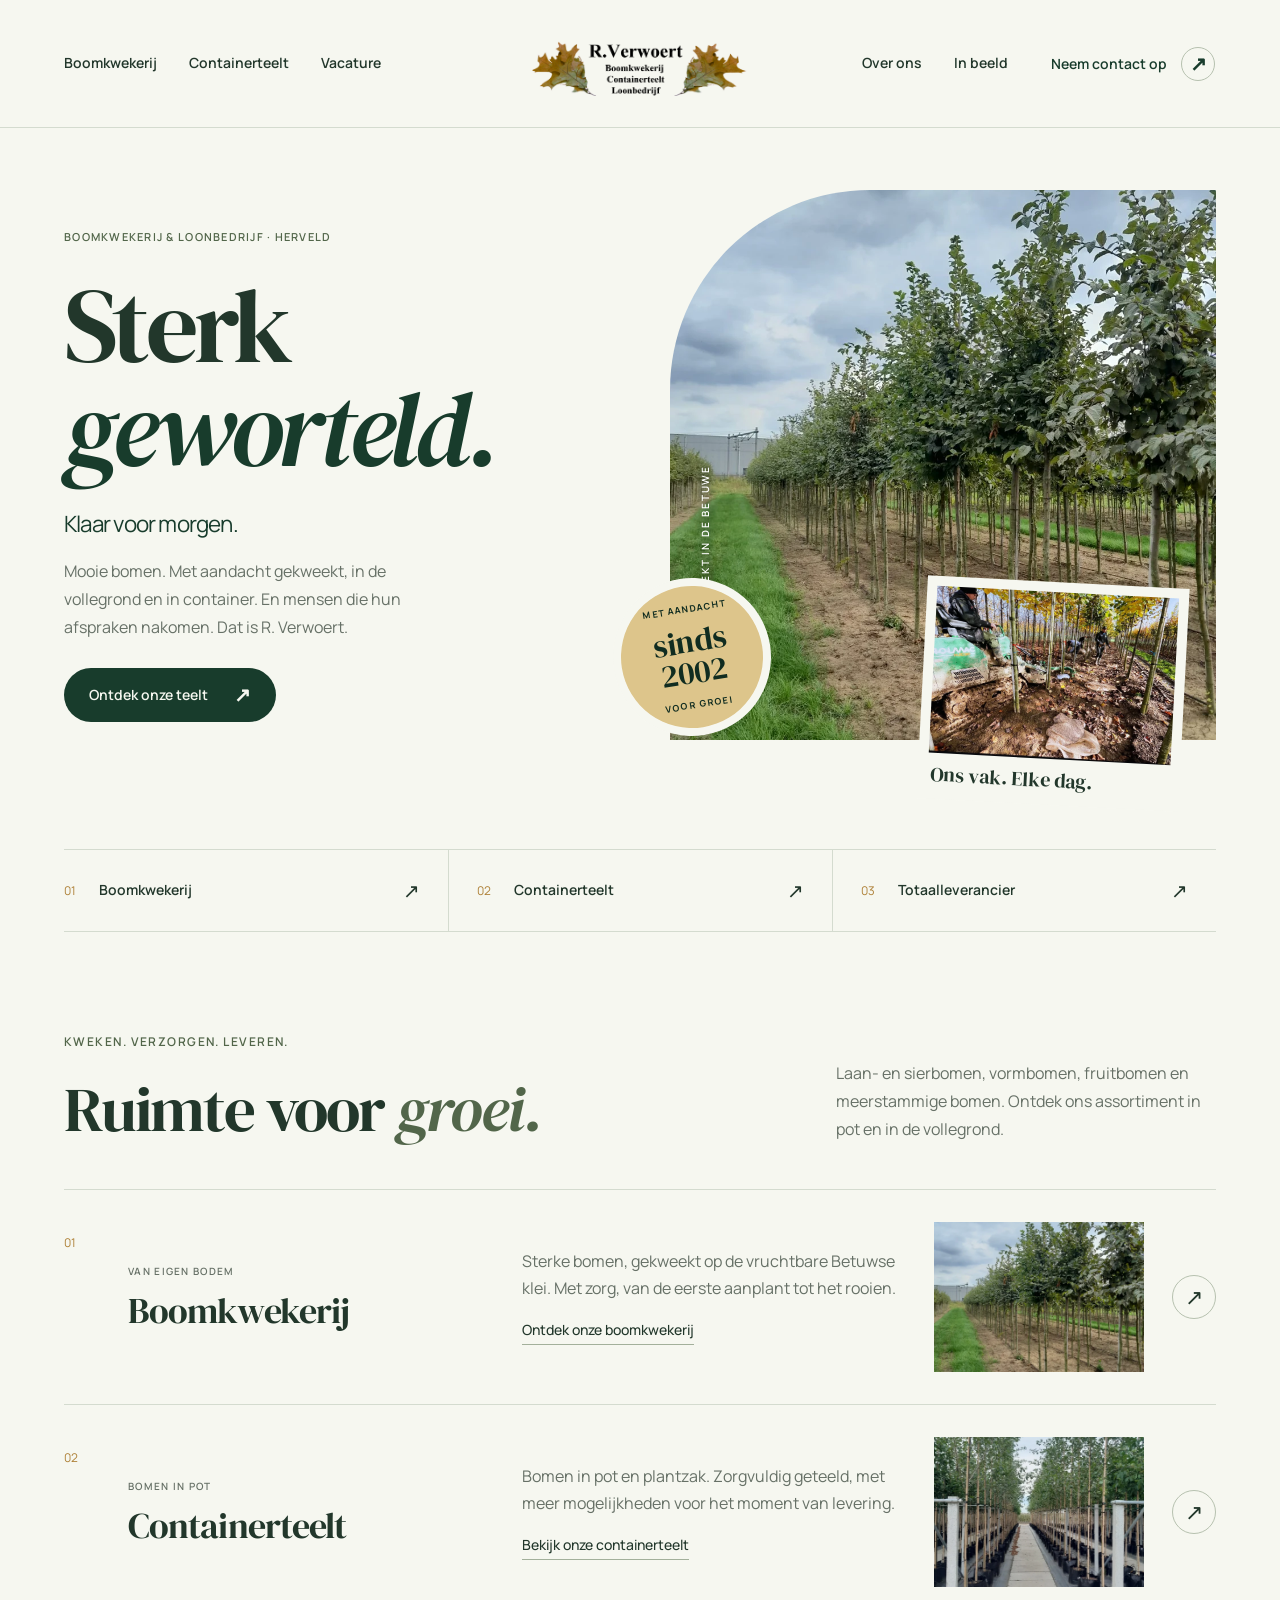
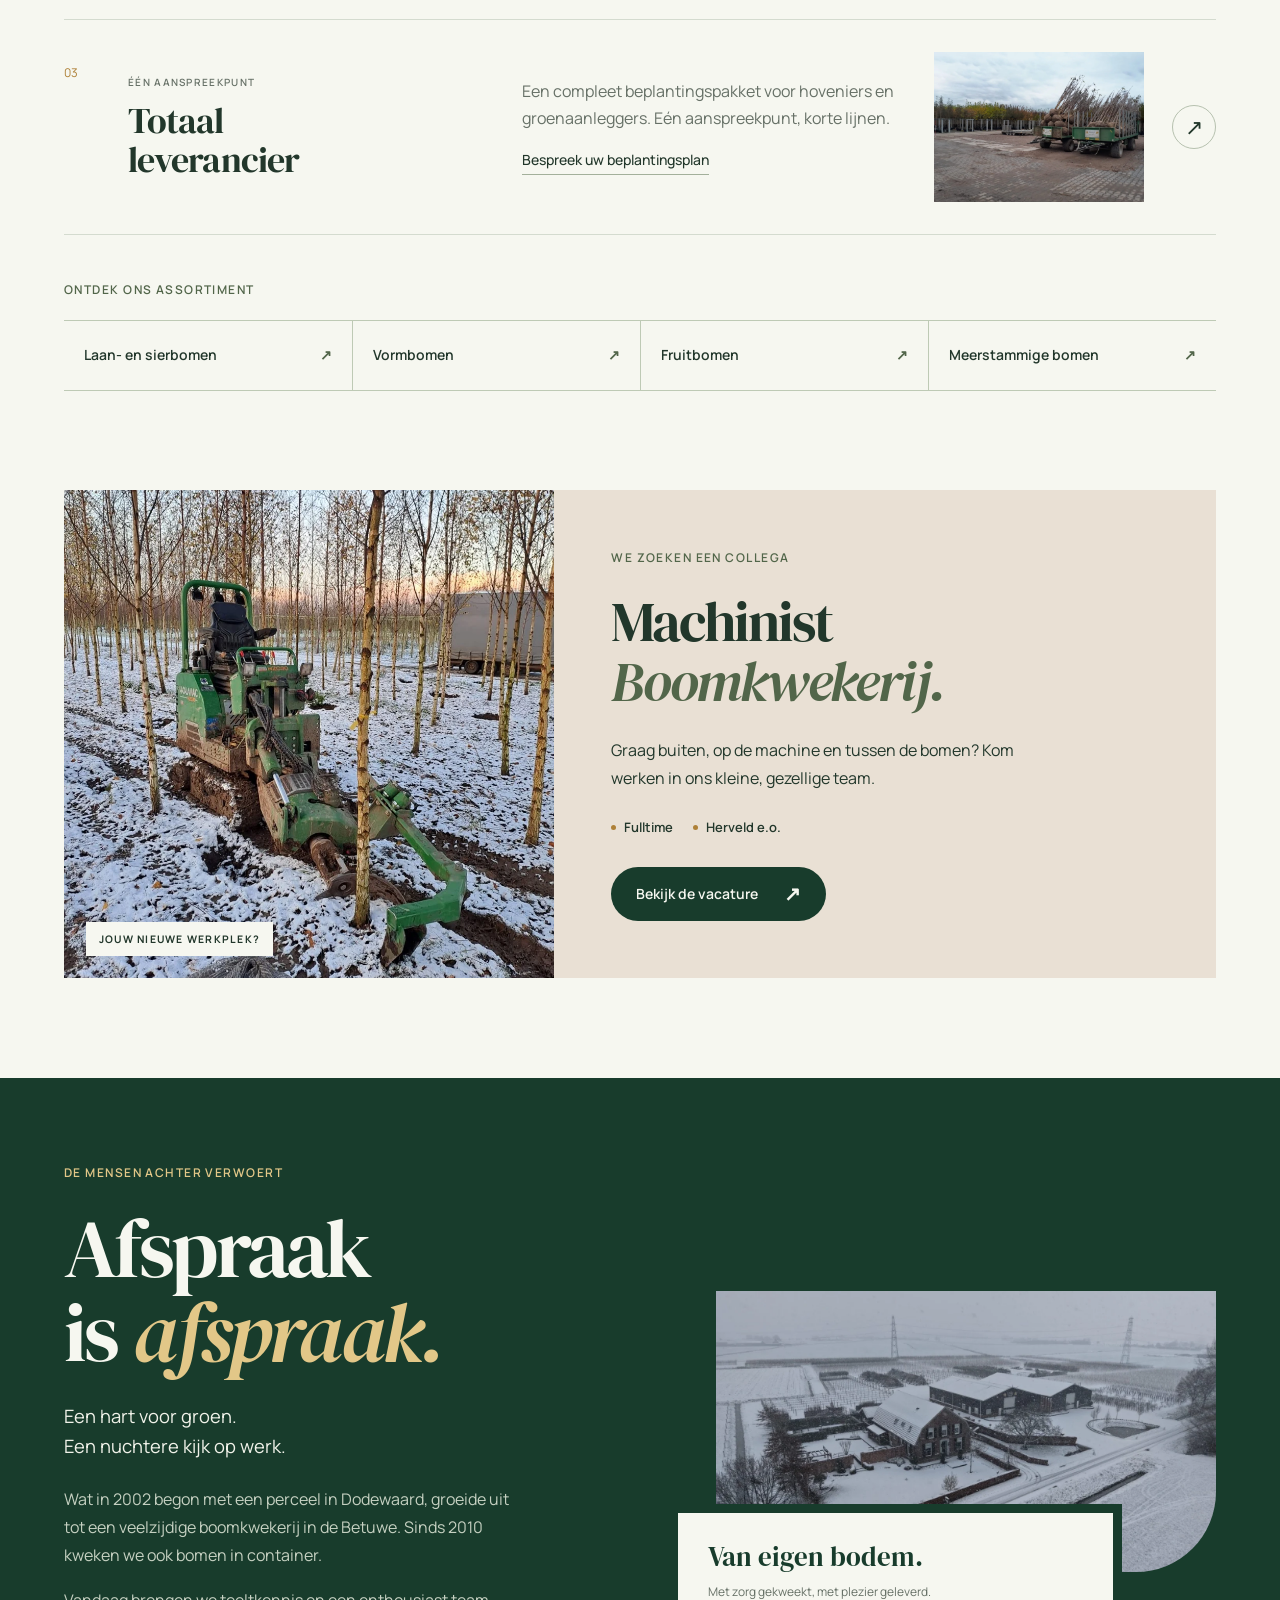
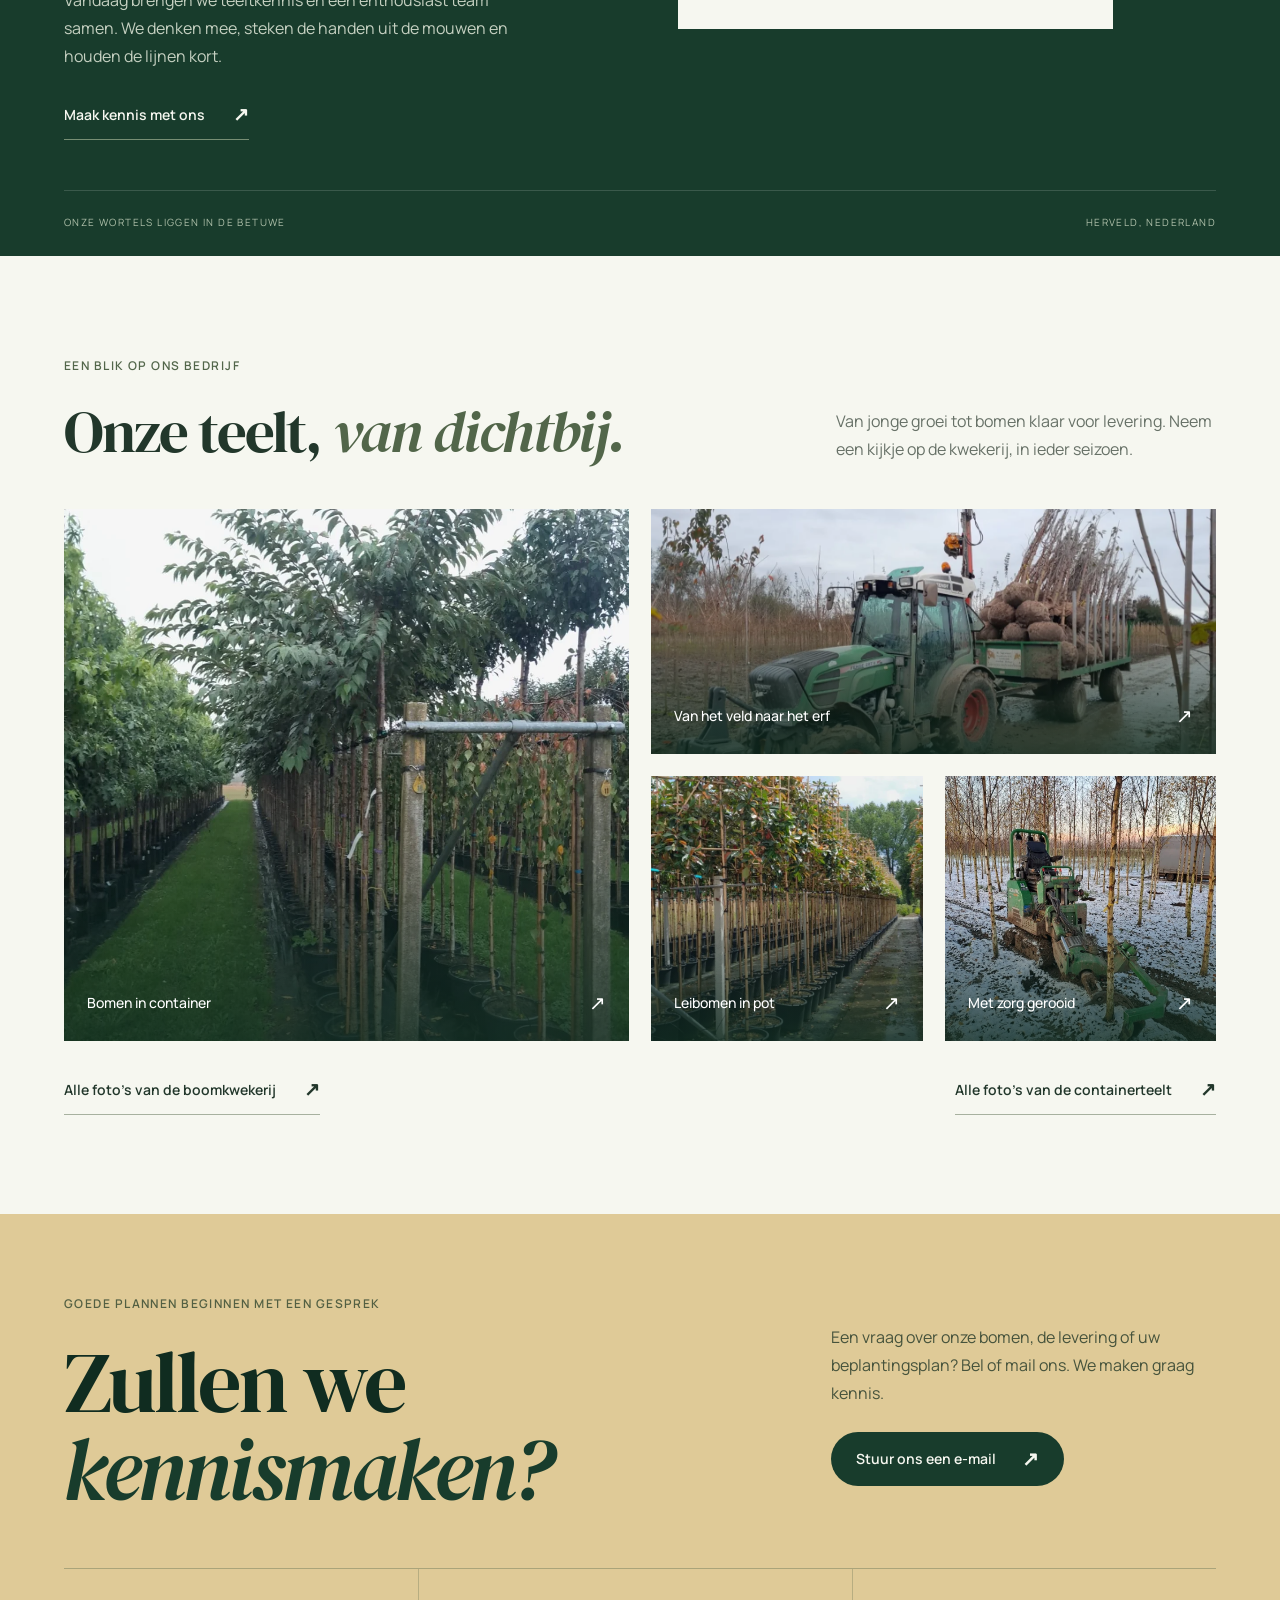
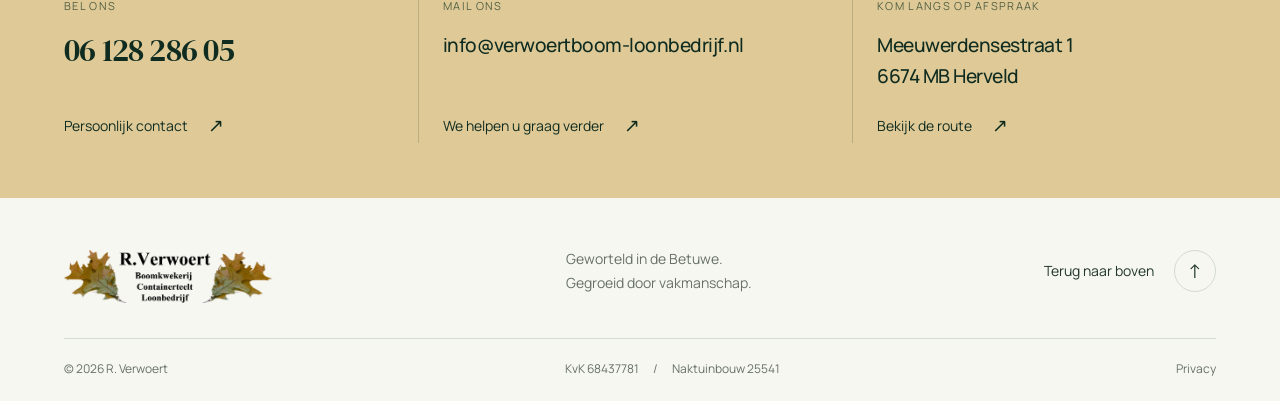
<file: site/index.html>
<!doctype html>
<html lang="nl">
  <head>
    <meta charset="utf-8" />
    <meta name="viewport" content="width=device-width, initial-scale=1" />
    <meta name="theme-color" content="#183c2c" />
    <meta
      name="description"
      content="Sterk geworteld in de Betuwe. R. Verwoert in Herveld: boomkwekerij, containerteelt en een compleet beplantingsassortiment. Sinds 2002."
    />
    <title>R. Verwoert — Boomkwekerij & Loonbedrijf</title>
    <link rel="icon" href="assets/favicon.svg" type="image/svg+xml" />
    <link
      rel="preload"
      href="assets/manrope-variable.woff2"
      as="font"
      type="font/woff2"
      crossorigin
    />
    <link
      rel="preload"
      href="assets/dm-serif-normal.woff2"
      as="font"
      type="font/woff2"
      crossorigin
    />
    <link rel="stylesheet" href="styles.css?v=20260918" />
    <script src="script.js?v=20260918" defer></script>
  </head>
  <body>
    <a class="skip-link" href="#main">Direct naar inhoud</a>
    <header class="site-header">
      <a class="wordmark" href="./" aria-label="R. Verwoert, home">
        <img
          class="wordmark-logo"
          src="assets/verwoert-logo.png"
          alt="R. Verwoert — Boomkwekerij en Loonbedrijf"
          width="480"
          height="143"
        />
      </a>
      <button
        class="menu-toggle"
        aria-expanded="false"
        aria-controls="main-nav"
      >
        <span class="menu-label">Menu</span
        ><span class="menu-lines" aria-hidden="true"></span>
      </button>
      <nav class="main-nav" id="main-nav" aria-label="Hoofdnavigatie">
        <a href="boomkwekerij.html">Boomkwekerij</a
        ><a href="containerteelt.html">Containerteelt</a
        ><a href="vacature.html">Vacature</a><a href="#over-ons">Over ons</a
        ><a href="#in-beeld">In beeld</a
        ><a class="button button-dark nav-contact" href="#contact"
          >Neem contact op <span aria-hidden="true">↗</span></a
        >
      </nav>
    </header>
    <main id="main">
      <section class="field-hero container" aria-labelledby="hero-heading">
        <div class="field-intro">
          <p class="eyebrow">BOOMKWEKERIJ & LOONBEDRIJF · HERVELD</p>
          <h1 id="hero-heading">Sterk<br /><em>geworteld.</em></h1>
          <p class="hero-subtitle">Klaar voor morgen.</p>
          <p class="hero-intro">
            Mooie bomen. Met aandacht gekweekt, in de vollegrond en in
            container. En mensen die hun afspraken nakomen. Dat is R. Verwoert.
          </p>
          <a class="button button-dark" href="#expertise"
            >Ontdek onze teelt <span aria-hidden="true">↗</span></a
          >
        </div>
        <div class="field-composition">
          <figure class="field-main-photo">
            <img
              src="assets/foto-12-vollegrond.webp"
              alt="Laanbomen in de vollegrond langs een grasstrook op de kwekerij"
              width="960"
              height="1280"
              fetchpriority="high"
            />
            <figcaption>GEKWEEKT IN DE BETUWE</figcaption>
          </figure>
          <div class="field-seal">
            <span>MET AANDACHT</span><strong>sinds<br />2002</strong
            ><span>VOOR GROEI</span>
          </div>
          <figure class="field-inset">
            <img
              src="assets/foto-02-rooien.webp"
              alt="Medewerkers rooien bomen met een kluitenrooier tussen de herfstbomen"
              width="1280"
              height="960"
              loading="lazy"
            />
            <figcaption>Ons vak. Elke dag.</figcaption>
          </figure>
        </div>
        <div class="field-index" aria-label="Onze specialismen">
          <a href="boomkwekerij.html"
            ><span>01</span> Boomkwekerij <span aria-hidden="true">↗</span></a
          >
          <a href="containerteelt.html"
            ><span>02</span> Containerteelt
            <span aria-hidden="true">↗</span></a
          >
          <a href="boomkwekerij.html#totaalleverancier"
            ><span>03</span> Totaalleverancier
            <span aria-hidden="true">↗</span></a
          >
        </div>
      </section>
      <section
        class="section container"
        id="expertise"
        aria-labelledby="expertise-heading"
      >
        <div class="section-heading">
          <div>
            <p class="eyebrow">KWEKEN. VERZORGEN. LEVEREN.</p>
            <h2 id="expertise-heading">Ruimte voor <em>groei.</em></h2>
          </div>
          <p>
            Laan- en sierbomen, vormbomen, fruitbomen en meerstammige bomen.
            Ontdek ons assortiment in pot en in de vollegrond.
          </p>
        </div>
        <div class="service-list">
          <a class="service-row" href="boomkwekerij.html"
            ><span class="service-index">01</span>
            <div class="service-title">
              <span class="service-category">VAN EIGEN BODEM</span>
              <h3>Boomkwekerij</h3>
            </div>
            <div class="service-description">
              <p>
                Sterke bomen, gekweekt op de vruchtbare Betuwse klei. Met zorg,
                van de eerste aanplant tot het rooien.
              </p>
              <span>Ontdek onze boomkwekerij</span>
            </div>
            <img
              src="assets/foto-12-vollegrond.webp"
              alt="Laanbomen in de vollegrond langs een grasstrook op de kwekerij"
              width="960"
              height="1280"
              loading="lazy"
            /><span class="row-arrow" aria-hidden="true">↗</span></a
          ><a class="service-row" href="containerteelt.html"
            ><span class="service-index">02</span>
            <div class="service-title">
              <span class="service-category">BOMEN IN POT</span>
              <h3>Containerteelt</h3>
            </div>
            <div class="service-description">
              <p>
                Bomen in pot en plantzak. Zorgvuldig geteeld, met meer
                mogelijkheden voor het moment van levering.
              </p>
              <span>Bekijk onze containerteelt</span>
            </div>
            <img
              src="assets/foto-05-plantzakken.webp"
              alt="Lange rijen bomen in zwarte plantzakken langs een verhard pad"
              width="960"
              height="1280"
              loading="lazy"
            /><span class="row-arrow" aria-hidden="true">↗</span></a
          ><a class="service-row" href="boomkwekerij.html#totaalleverancier"
            ><span class="service-index">03</span>
            <div class="service-title">
              <span class="service-category">ÉÉN AANSPREEKPUNT</span>
              <h3>
                Totaal<span class="desktop-break"><br /></span>leverancier
              </h3>
            </div>
            <div class="service-description">
              <p>
                Een compleet beplantingspakket voor hoveniers en
                groenaanleggers. Eén aanspreekpunt, korte lijnen.
              </p>
              <span>Bespreek uw beplantingsplan</span>
            </div>
            <img
              src="assets/foto-04-levering.webp"
              alt="Twee aanhangers met gerooide bomen en kluiten op het bedrijfsterrein"
              width="1280"
              height="960"
              loading="lazy"
            /><span class="row-arrow" aria-hidden="true">↗</span></a
          >
        </div>
        <div class="home-assortment">
          <p class="eyebrow">ONTDEK ONS ASSORTIMENT</p>
          <nav class="assortment-shortcuts" aria-label="Ons assortiment">
            <a href="containerteelt.html#laan-en-sierbomen"
              >Laan- en sierbomen<span aria-hidden="true">↗</span></a
            ><a href="containerteelt.html#vormbomen"
              >Vormbomen<span aria-hidden="true">↗</span></a
            ><a href="containerteelt.html#fruitbomen"
              >Fruitbomen<span aria-hidden="true">↗</span></a
            ><a href="containerteelt.html#meerstammige-bomen"
              >Meerstammige bomen<span aria-hidden="true">↗</span></a
            >
          </nav>
        </div>
      </section>
      <section
        class="container recruitment-section"
        id="vacature"
        aria-labelledby="recruitment-title"
      >
        <div class="recruitment-card">
          <figure>
            <img
              src="assets/foto-07-kluitenrooier.webp"
              alt="Werken met de kluitenrooier tussen de bomen"
              width="960"
              height="1280"
              loading="lazy"
            />
            <figcaption>JOUW NIEUWE WERKPLEK?</figcaption>
          </figure>
          <div class="recruitment-copy">
            <p class="eyebrow">WE ZOEKEN EEN COLLEGA</p>
            <h2 id="recruitment-title">
              Machinist<br /><em>Boomkwekerij.</em>
            </h2>
            <p>
              Graag buiten, op de machine en tussen de bomen? Kom werken in ons
              kleine, gezellige team.
            </p>
            <ul class="job-facts" aria-label="Vacature">
              <li>Fulltime</li>
              <li>Herveld e.o.</li>
            </ul>
            <a class="button button-dark" href="vacature.html"
              >Bekijk de vacature <span aria-hidden="true">↗</span></a
            >
          </div>
        </div>
      </section>
      <section
        class="about-section"
        id="over-ons"
        aria-labelledby="about-heading"
      >
        <div class="container about-layout">
          <div class="about-content">
            <p class="eyebrow light">DE MENSEN ACHTER VERWOERT</p>
            <h2 id="about-heading">Afspraak<br />is <em>afspraak.</em></h2>
            <p class="about-lead">
              Een hart voor groen.<br />Een nuchtere kijk op werk.
            </p>
            <div class="about-story">
              <p>
                Wat in 2002 begon met een perceel in Dodewaard, groeide uit tot
                een veelzijdige boomkwekerij in de Betuwe. Sinds 2010 kweken we
                ook bomen in container.
              </p>
              <p>
                Vandaag brengen we teeltkennis en een enthousiast team samen. We
                denken mee, steken de handen uit de mouwen en houden de lijnen
                kort.
              </p>
            </div>
            <a class="text-link light-link" href="#contact"
              >Maak kennis met ons <span aria-hidden="true">↗</span></a
            >
          </div>
          <figure class="about-photo about-photo-landscape">
            <img
              src="assets/foto-06-bedrijf-winter.webp"
              alt="Overzicht van het bedrijf, de schuren en de kwekerij in de sneeuw"
              width="1280"
              height="720"
              loading="lazy"
            />
            <figcaption>
              <strong>Van eigen bodem.</strong
              ><span>Met zorg gekweekt, met plezier geleverd.</span>
            </figcaption>
          </figure>
          <div class="about-footnote">
            <span>ONZE WORTELS LIGGEN IN DE BETUWE</span
            ><span>HERVELD, NEDERLAND</span>
          </div>
        </div>
      </section>
      <section
        class="section container gallery-section"
        id="in-beeld"
        aria-labelledby="gallery-heading"
      >
        <div class="section-heading">
          <div>
            <p class="eyebrow">EEN BLIK OP ONS BEDRIJF</p>
            <h2 id="gallery-heading">Onze teelt, <em>van dichtbij.</em></h2>
          </div>
          <p>
            Van jonge groei tot bomen klaar voor levering. Neem een kijkje op de
            kwekerij, in ieder seizoen.
          </p>
        </div>
        <div class="gallery-grid">
          <button
            class="gallery-item"
            data-gallery="assets/foto-09-containerbomen.webp"
            data-caption="Bomen in container"
            aria-label="Vergroot foto: bomen in container"
          >
            <img
              src="assets/foto-09-containerbomen.webp"
              alt="Bomen in zwarte potten aan weerszijden van een groen graspad"
              width="960"
              height="1280"
              loading="lazy"
            /><span
              >Bomen in container<span aria-hidden="true">↗</span></span
            ></button
          ><button
            class="gallery-item"
            data-gallery="assets/foto-01-transport.webp"
            data-caption="Van het veld naar het erf"
            aria-label="Vergroot foto: van het veld naar het erf"
          >
            <img
              src="assets/foto-01-transport.webp"
              alt="Tractor met aanhanger vol bomen met kluit op de kwekerij"
              width="1280"
              height="960"
              loading="lazy"
            /><span
              >Van het veld naar het erf<span aria-hidden="true">↗</span></span
            ></button
          ><button
            class="gallery-item"
            data-gallery="assets/foto-10-leibomen.webp"
            data-caption="Leibomen in pot"
            aria-label="Vergroot foto: leibomen in pot"
          >
            <img
              src="assets/foto-10-leibomen.webp"
              alt="Leibomen met bamboerekken in potten op het containerveld"
              width="719"
              height="1280"
              loading="lazy"
            /><span
              >Leibomen in pot<span aria-hidden="true">↗</span></span
            ></button
          ><button
            class="gallery-item"
            data-gallery="assets/foto-07-kluitenrooier.webp"
            data-caption="Met zorg gerooid"
            aria-label="Vergroot foto: met zorg gerooid"
          >
            <img
              src="assets/foto-07-kluitenrooier.webp"
              alt="Groene kluitenrooier bij een boom in een besneeuwde bomenrij"
              width="960"
              height="1280"
              loading="lazy"
            /><span>Met zorg gerooid<span aria-hidden="true">↗</span></span>
          </button>
        </div>
        <div class="gallery-links">
          <a class="text-link" href="boomkwekerij.html#fotos"
            >Alle foto's van de boomkwekerij
            <span aria-hidden="true">↗</span></a
          >
          <a class="text-link" href="containerteelt.html#fotos"
            >Alle foto's van de containerteelt
            <span aria-hidden="true">↗</span></a
          >
        </div>
      </section>
      <section
        class="contact-section"
        id="contact"
        aria-labelledby="contact-heading"
      >
        <div class="container">
          <div class="contact-top">
            <div>
              <p class="eyebrow light">
                GOEDE PLANNEN BEGINNEN MET EEN GESPREK
              </p>
              <h2 id="contact-heading">Zullen we<br /><em>kennismaken?</em></h2>
            </div>
            <div class="contact-intro">
              <p>
                Een vraag over onze bomen, de levering of uw beplantingsplan?
                Bel of mail ons. We maken graag kennis.
              </p>
              <a
                class="button button-lime"
                href="mailto:info@verwoertboom-loonbedrijf.nl"
                >Stuur ons een e-mail <span aria-hidden="true">↗</span></a
              >
            </div>
          </div>
          <div class="contact-grid">
            <a class="contact-item" href="tel:+31612828605"
              ><span class="contact-label">BEL ONS</span
              ><strong>06 128 286 05</strong
              ><span
                >Persoonlijk contact <span aria-hidden="true">↗</span></span
              ></a
            ><a
              class="contact-item"
              href="mailto:info@verwoertboom-loonbedrijf.nl"
              ><span class="contact-label">MAIL ONS</span
              ><strong class="email-address"
                >info@verwoertboom-<wbr />loonbedrijf.nl</strong
              ><span
                >We helpen u graag verder
                <span aria-hidden="true">↗</span></span
              ></a
            ><a
              class="contact-item"
              href="https://www.google.com/maps/search/?api=1&query=Meeuwerdensestraat+1+6674+MB+Herveld"
              target="_blank"
              rel="noopener noreferrer"
              ><span class="contact-label">KOM LANGS OP AFSPRAAK</span
              ><strong>Meeuwerdensestraat 1<br />6674 MB Herveld</strong
              ><span
                >Bekijk de route <span aria-hidden="true">↗</span></span
              ></a
            >
          </div>
        </div>
      </section>
    </main>
    <footer class="site-footer">
      <div class="container footer-top">
        <a class="wordmark" href="./" aria-label="R. Verwoert, home">
          <img
            class="wordmark-logo"
            src="assets/verwoert-logo.png"
            alt="R. Verwoert — Boomkwekerij en Loonbedrijf"
            width="480"
            height="143"
          />
        </a>
        <p>Geworteld in de Betuwe.<br />Gegroeid door vakmanschap.</p>
        <a class="back-top" href="#" aria-label="Terug naar boven"
          >Terug naar boven <span aria-hidden="true">↑</span></a
        >
      </div>
      <div class="container footer-bottom">
        <span>© <span data-year>2026</span> R. Verwoert</span
        ><span
          >KvK 68437781 <span class="footer-separator">/</span> Naktuinbouw
          25541</span
        ><a href="privacy.html">Privacy</a>
      </div>
    </footer>
    <dialog class="lightbox" aria-labelledby="lightbox-caption">
      <button class="lightbox-close" aria-label="Foto sluiten">
        Sluiten <span aria-hidden="true">×</span>
      </button>
      <button class="lightbox-prev" aria-label="Vorige foto">←</button>
      <figure>
        <img src="assets/foto-09-containerbomen.webp" alt="" />
        <figcaption id="lightbox-caption" aria-live="polite"></figcaption>
      </figure>
      <button class="lightbox-next" aria-label="Volgende foto">→</button>
    </dialog>
  </body>
</html>
</file>
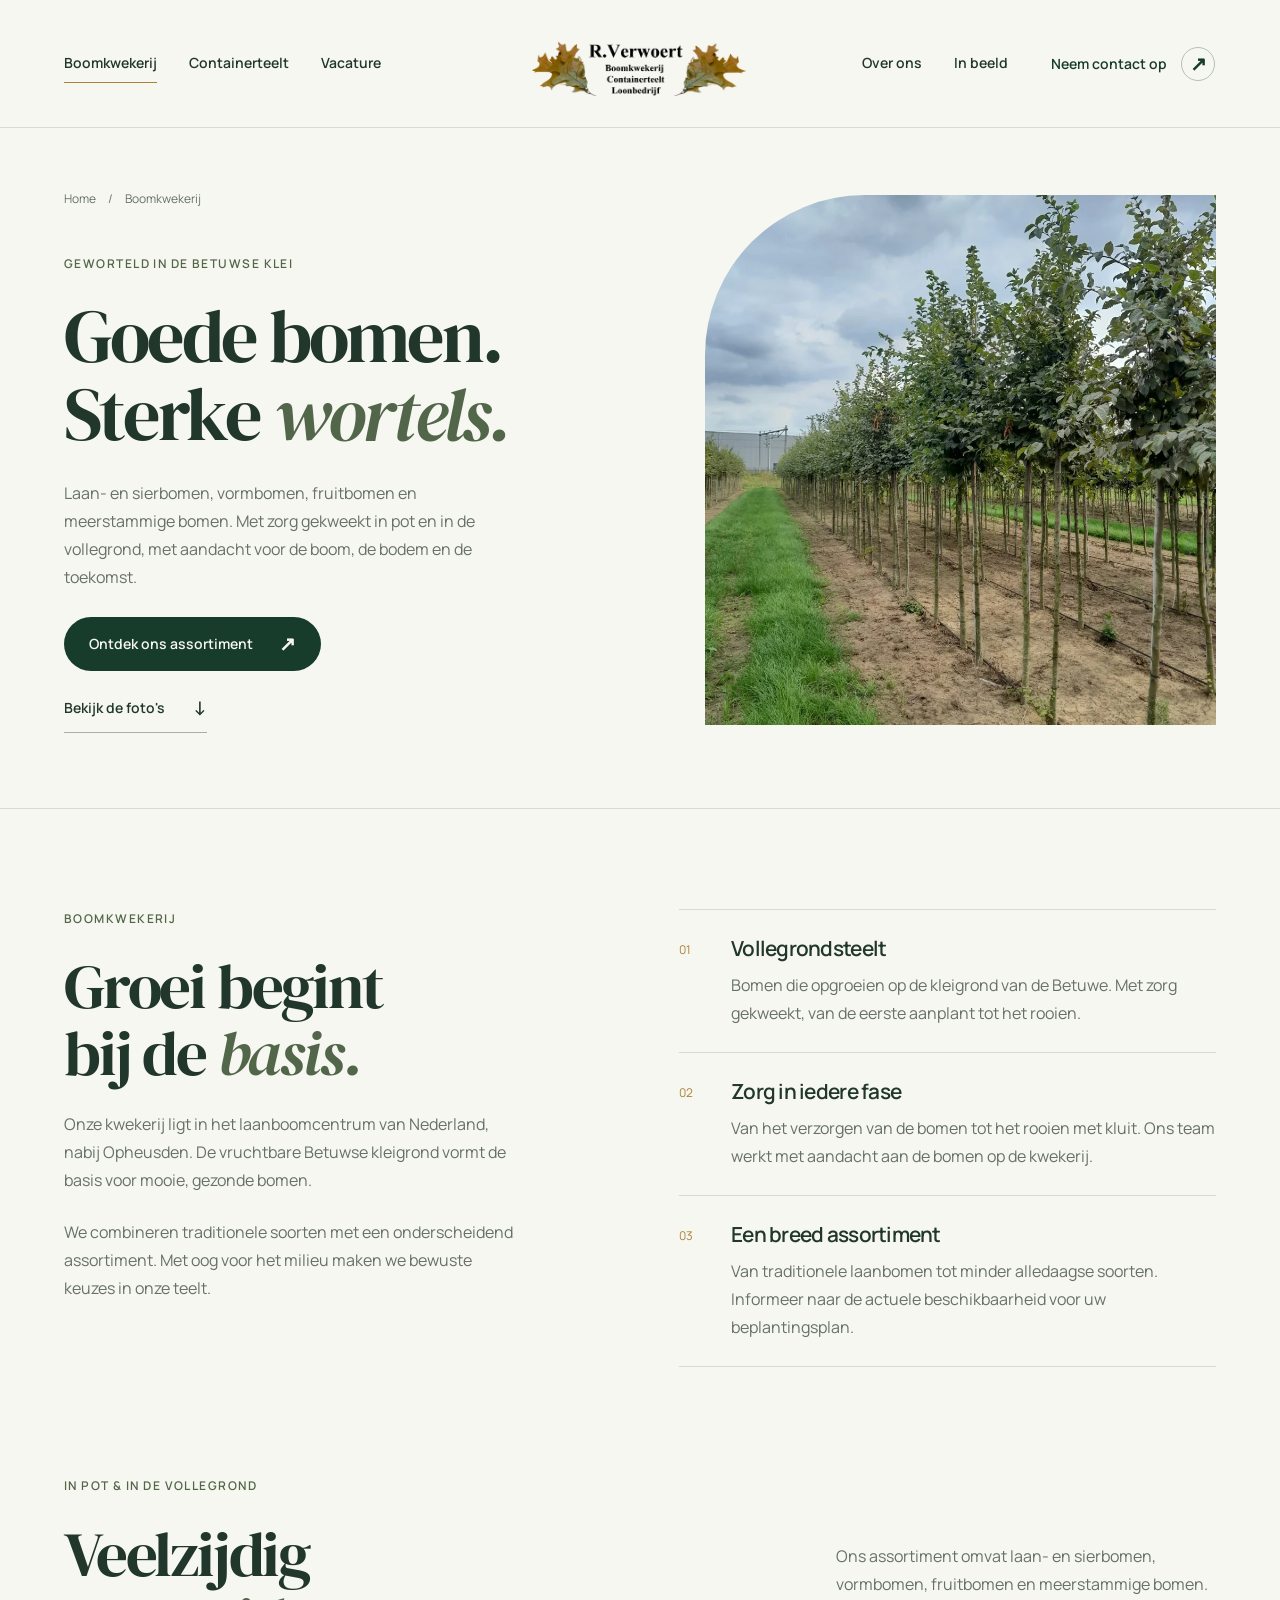
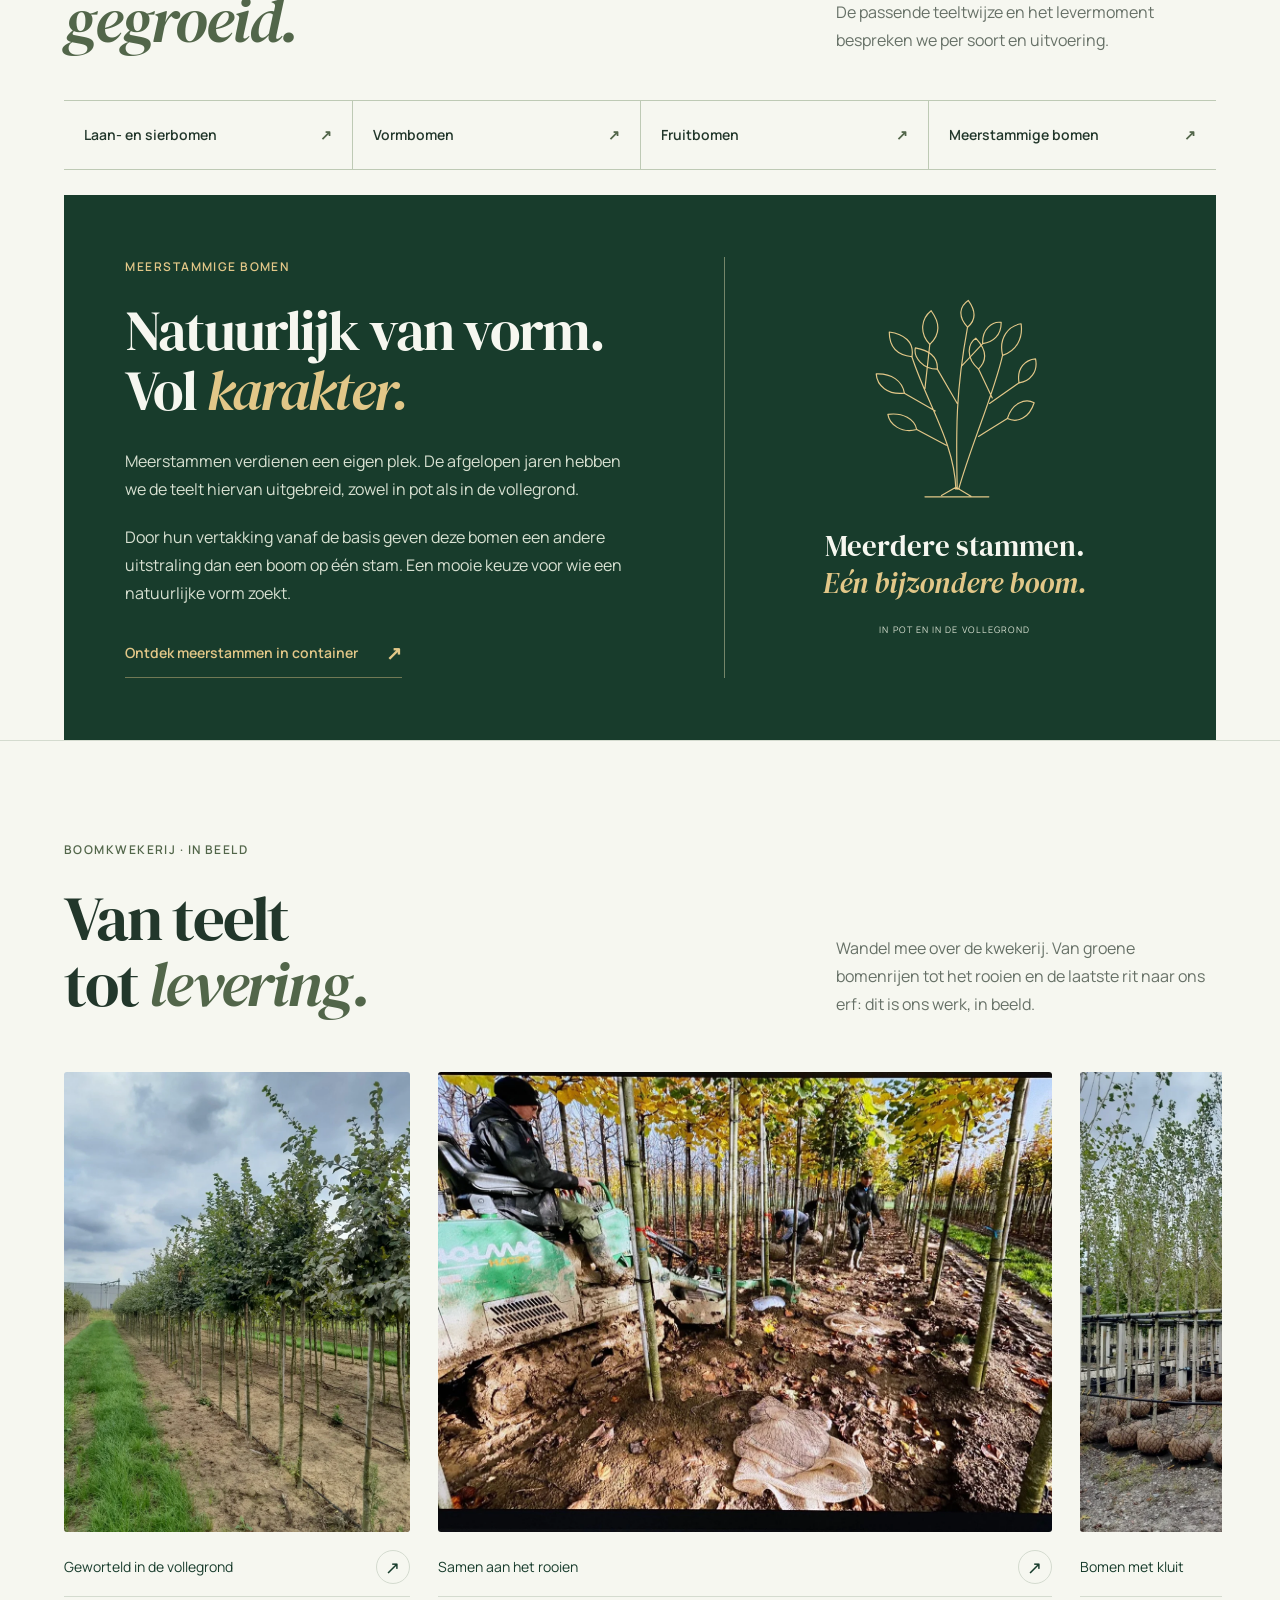
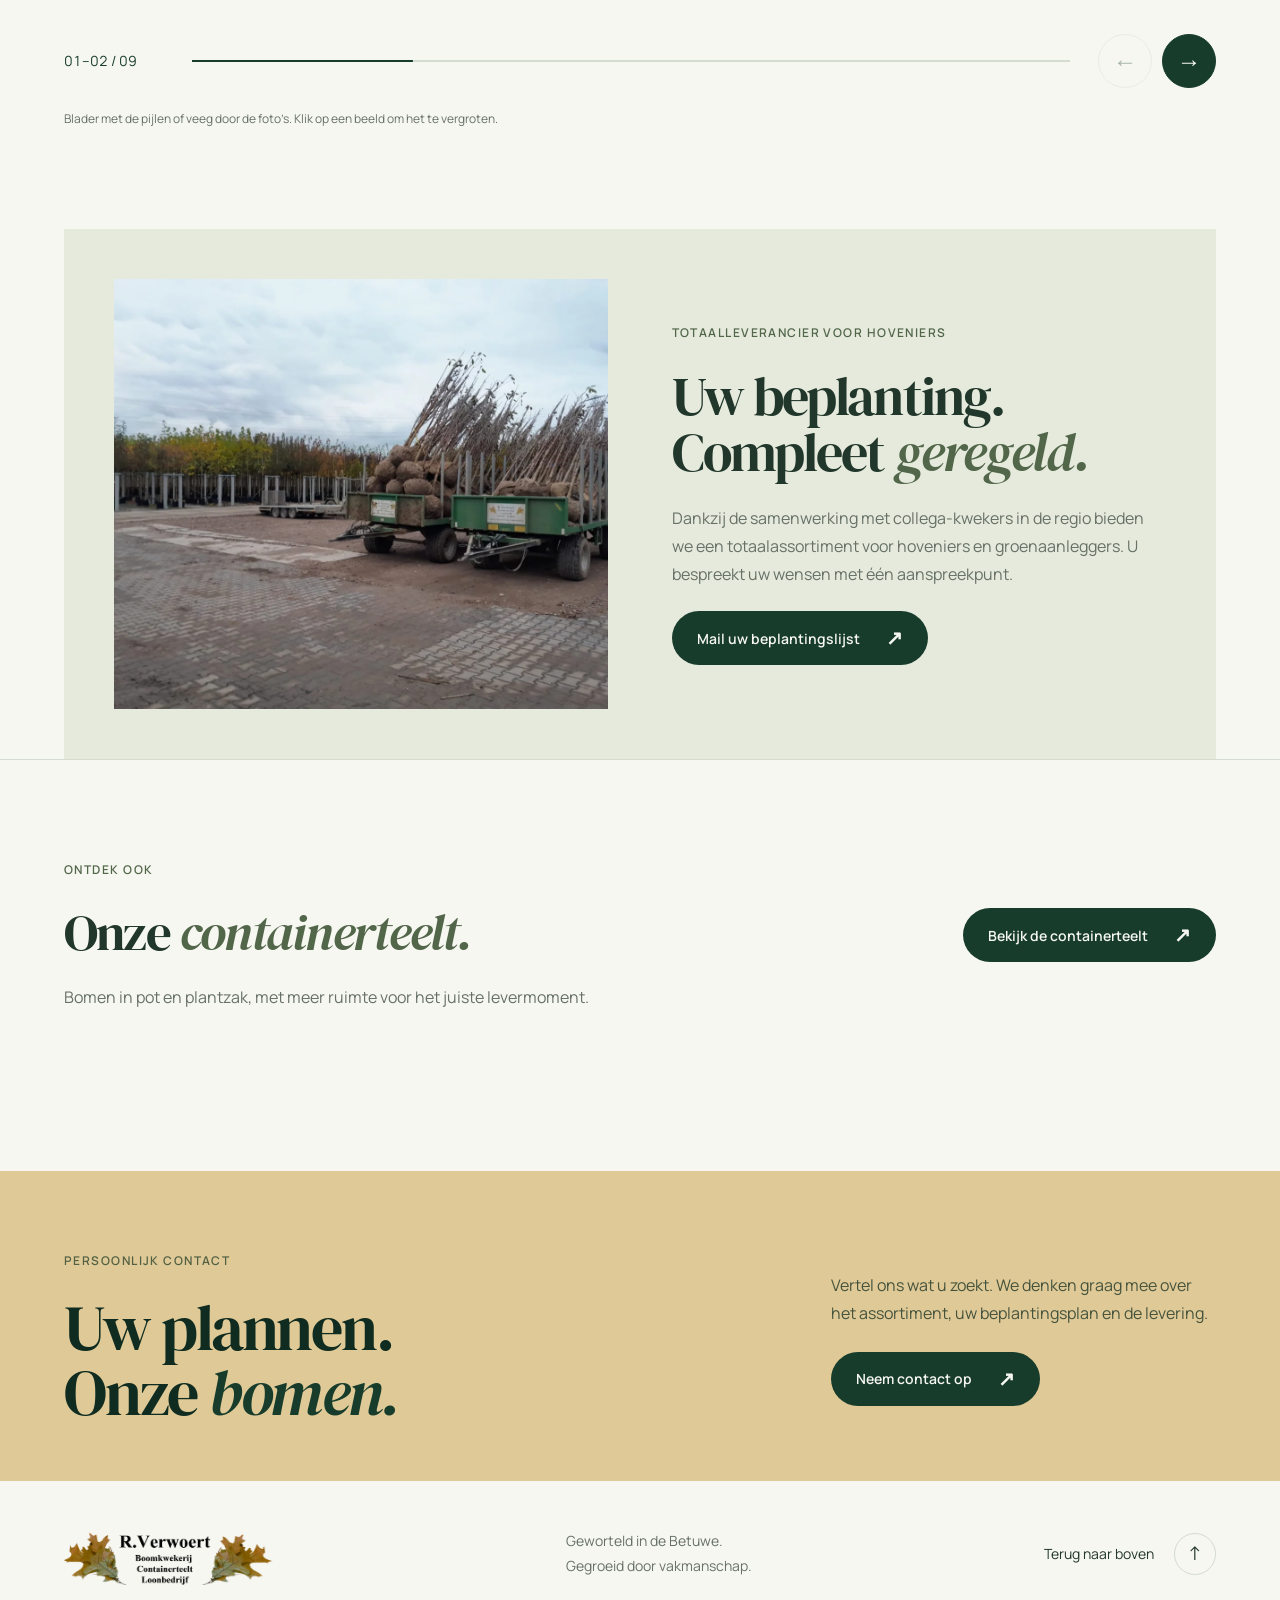
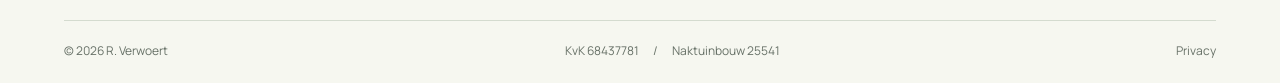
<file: site/boomkwekerij.html>
<!doctype html>
<html lang="nl">
  <head>
    <meta charset="utf-8" />
    <meta name="viewport" content="width=device-width, initial-scale=1" />
    <meta name="theme-color" content="#183c2c" />
    <meta
      name="description"
      content="Laan- en sierbomen, vormbomen, fruitbomen en meerstammige bomen van R. Verwoert. Met zorg gekweekt in pot en in de vollegrond op de Betuwse klei."
    />
    <title>Boomkwekerij — R. Verwoert</title>
    <link rel="icon" href="assets/favicon.svg" type="image/svg+xml" />
    <link
      rel="preload"
      href="assets/manrope-variable.woff2"
      as="font"
      type="font/woff2"
      crossorigin
    />
    <link
      rel="preload"
      href="assets/dm-serif-normal.woff2"
      as="font"
      type="font/woff2"
      crossorigin
    />
    <link rel="stylesheet" href="styles.css?v=20260918" />
    <script src="script.js?v=20260918" defer></script>
  </head>
  <body>
    <a class="skip-link" href="#main">Direct naar inhoud</a>
    <header class="site-header">
      <a class="wordmark" href="./" aria-label="R. Verwoert, home">
        <img
          class="wordmark-logo"
          src="assets/verwoert-logo.png"
          alt="R. Verwoert — Boomkwekerij en Loonbedrijf"
          width="480"
          height="143"
        />
      </a>
      <button
        class="menu-toggle"
        aria-expanded="false"
        aria-controls="main-nav"
      >
        <span class="menu-label">Menu</span
        ><span class="menu-lines" aria-hidden="true"></span>
      </button>
      <nav class="main-nav" id="main-nav" aria-label="Hoofdnavigatie">
        <a href="boomkwekerij.html" aria-current="page">Boomkwekerij</a
        ><a href="containerteelt.html">Containerteelt</a
        ><a href="vacature.html">Vacature</a
        ><a href="index.html#over-ons">Over ons</a
        ><a href="index.html#in-beeld">In beeld</a
        ><a class="button button-dark nav-contact" href="index.html#contact"
          >Neem contact op <span aria-hidden="true">↗</span></a
        >
      </nav>
    </header>
    <main id="main">
      <section class="detail-hero">
        <div class="detail-intro">
          <div class="breadcrumb">
            <a href="./">Home</a><span aria-hidden="true">/</span
            ><span>Boomkwekerij</span>
          </div>
          <p class="eyebrow">GEWORTELD IN DE BETUWSE KLEI</p>
          <h1>Goede bomen.<br />Sterke <em>wortels.</em></h1>
          <p>
            Laan- en sierbomen, vormbomen, fruitbomen en meerstammige bomen. Met
            zorg gekweekt in pot en in de vollegrond, met aandacht voor de boom,
            de bodem en de toekomst.
          </p>
          <div class="detail-actions">
            <a class="button button-dark" href="#assortiment"
              >Ontdek ons assortiment <span aria-hidden="true">↗</span></a
            >
            <a class="text-link" href="#fotos"
              >Bekijk de foto's <span aria-hidden="true">↓</span></a
            >
          </div>
        </div>
        <div class="detail-photo">
          <img
            src="assets/foto-12-vollegrond.webp"
            alt="Laanbomen in de vollegrond langs een grasstrook op de kwekerij"
            width="960"
            height="1280"
            fetchpriority="high"
          />
        </div>
      </section>
      <section class="section container detail-layout">
        <div>
          <p class="eyebrow">BOOMKWEKERIJ</p>
          <h2>Groei begint<br />bij de <em>basis.</em></h2>
          <p>
            Onze kwekerij ligt in het laanboomcentrum van Nederland, nabij
            Opheusden. De vruchtbare Betuwse kleigrond vormt de basis voor
            mooie, gezonde bomen.
          </p>
          <p>
            We combineren traditionele soorten met een onderscheidend
            assortiment. Met oog voor het milieu maken we bewuste keuzes in onze
            teelt.
          </p>
        </div>
        <div class="feature-list">
          <article class="feature">
            <span>01</span>
            <div>
              <h3>Vollegrondsteelt</h3>
              <p>
                Bomen die opgroeien op de kleigrond van de Betuwe. Met zorg
                gekweekt, van de eerste aanplant tot het rooien.
              </p>
            </div>
          </article>
          <article class="feature">
            <span>02</span>
            <div>
              <h3>Zorg in iedere fase</h3>
              <p>
                Van het verzorgen van de bomen tot het rooien met kluit. Ons
                team werkt met aandacht aan de bomen op de kwekerij.
              </p>
            </div>
          </article>
          <article class="feature">
            <span>03</span>
            <div>
              <h3>Een breed assortiment</h3>
              <p>
                Van traditionele laanbomen tot minder alledaagse soorten.
                Informeer naar de actuele beschikbaarheid voor uw
                beplantingsplan.
              </p>
            </div>
          </article>
        </div>
      </section>
      <section
        class="container nursery-assortment"
        id="assortiment"
        aria-labelledby="nursery-assortment-title"
      >
        <div class="section-heading">
          <div>
            <p class="eyebrow">IN POT & IN DE VOLLEGROND</p>
            <h2 id="nursery-assortment-title">
              Veelzijdig<br /><em>gegroeid.</em>
            </h2>
          </div>
          <p>
            Ons assortiment omvat laan- en sierbomen, vormbomen, fruitbomen en
            meerstammige bomen. De passende teeltwijze en het levermoment
            bespreken we per soort en uitvoering.
          </p>
        </div>
        <nav
          class="assortment-shortcuts"
          aria-label="Ontdek onze assortimentgroepen"
        >
          <a href="containerteelt.html#laan-en-sierbomen"
            >Laan- en sierbomen<span aria-hidden="true">↗</span></a
          ><a href="containerteelt.html#vormbomen"
            >Vormbomen<span aria-hidden="true">↗</span></a
          ><a href="containerteelt.html#fruitbomen"
            >Fruitbomen<span aria-hidden="true">↗</span></a
          ><a href="#meerstammige-bomen"
            >Meerstammige bomen<span aria-hidden="true">↗</span></a
          >
        </nav>
      </section>
      <section
        class="container nursery-multistem"
        id="meerstammige-bomen"
        aria-labelledby="nursery-multistem-title"
      >
        <div class="multistem-feature">
          <div class="multistem-intro">
            <p class="eyebrow light">MEERSTAMMIGE BOMEN</p>
            <h2 id="nursery-multistem-title">
              Natuurlijk van vorm.<br />Vol <em>karakter.</em>
            </h2>
            <p>
              Meerstammen verdienen een eigen plek. De afgelopen jaren hebben we
              de teelt hiervan uitgebreid, zowel in pot als in de vollegrond.
            </p>
            <p>
              Door hun vertakking vanaf de basis geven deze bomen een andere
              uitstraling dan een boom op één stam. Een mooie keuze voor wie een
              natuurlijke vorm zoekt.
            </p>
            <a class="text-link" href="containerteelt.html#meerstammige-bomen"
              >Ontdek meerstammen in container
              <span aria-hidden="true">↗</span></a
            >
          </div>
          <div class="multistem-statement">
            <svg
              class="multistem-drawing"
              viewBox="0 0 240 300"
              aria-hidden="true"
              focusable="false"
            >
              <g
                fill="none"
                stroke="currentColor"
                stroke-width="1.7"
                stroke-linecap="round"
                stroke-linejoin="round"
              >
                <path
                  d="M122 280C120 212 79 153 58 87M124 280C122 192 122 137 139 44M126 280C146 210 177 142 190 85M92 166L47 140M77 133L84 69M124 155L95 105M131 100L161 68M155 203L197 177M175 147L155 105M108 216L65 193M171 155L214 125M122 277L101 289M122 277L144 290M77 291H170"
                />
                <path
                  d="M58 87C30 84 25 65 25 51C46 54 62 65 58 87ZM84 69C68 52 72 31 86 20C100 39 99 55 84 69ZM139 44C124 28 128 13 140 5C151 20 151 34 139 44ZM190 85C184 59 199 42 217 39C220 61 210 78 190 85ZM47 140C23 143 7 129 6 112C28 111 44 122 47 140ZM95 105C74 105 60 88 63 74C85 78 96 88 95 105ZM161 68C160 47 175 35 188 37C188 56 176 66 161 68ZM197 177C204 154 223 147 236 154C229 176 212 184 197 177ZM155 105C136 89 139 68 151 60C164 74 170 90 155 105ZM65 193C42 199 25 185 23 171C45 168 62 178 65 193ZM214 125C210 103 224 91 238 90C242 109 230 123 214 125Z"
                />
              </g>
            </svg>
            <p>Meerdere stammen.<br /><em>Eén bijzondere boom.</em></p>
            <span>IN POT EN IN DE VOLLEGROND</span>
          </div>
        </div>
      </section>
      <section
        class="section container photo-section"
        id="fotos"
        aria-labelledby="photos-heading"
      >
        <div class="section-heading">
          <div>
            <p class="eyebrow">BOOMKWEKERIJ · IN BEELD</p>
            <h2 id="photos-heading">Van teelt<br />tot <em>levering.</em></h2>
          </div>
          <p>
            Wandel mee over de kwekerij. Van groene bomenrijen tot het rooien en
            de laatste rit naar ons erf: dit is ons werk, in beeld.
          </p>
        </div>
        <div
          class="photo-slider"
          role="region"
          aria-roledescription="carrousel"
          aria-label="Boomkwekerij in beeld"
        >
          <div
            class="photo-journal"
            id="photo-rail"
            tabindex="0"
            role="group"
            aria-label="Foto’s van onze boomkwekerij"
            aria-describedby="slider-hint"
          >
            <button
              class="photo-card"
              style="--photo-ratio: 0.75"
              data-gallery="assets/foto-12-vollegrond.webp"
              data-caption="Geworteld in de vollegrond"
              aria-label="Vergroot foto: geworteld in de vollegrond"
            >
              <img
                src="assets/foto-12-vollegrond.webp"
                alt="Laanbomen in de vollegrond langs een grasstrook op de kwekerij"
                width="960"
                height="1280"
                loading="lazy"
              /><span
                >Geworteld in de vollegrond<span aria-hidden="true"
                  >↗</span
                ></span
              ></button
            ><button
              class="photo-card"
              style="--photo-ratio: 1.333333"
              data-gallery="assets/foto-02-rooien.webp"
              data-caption="Samen aan het rooien"
              aria-label="Vergroot foto: samen aan het rooien"
            >
              <img
                src="assets/foto-02-rooien.webp"
                alt="Medewerkers rooien bomen met een kluitenrooier tussen de herfstbomen"
                width="1280"
                height="960"
                loading="lazy"
              /><span
                >Samen aan het rooien<span aria-hidden="true">↗</span></span
              ></button
            ><button
              class="photo-card"
              style="--photo-ratio: 0.75"
              data-gallery="assets/foto-11-bomen-met-kluit.webp"
              data-caption="Bomen met kluit"
              aria-label="Vergroot foto: bomen met kluit"
            >
              <img
                src="assets/foto-11-bomen-met-kluit.webp"
                alt="Rijen gerooide bomen met ingepakte kluiten op het bedrijfsterrein"
                width="960"
                height="1280"
                loading="lazy"
              /><span
                >Bomen met kluit<span aria-hidden="true">↗</span></span
              ></button
            ><button
              class="photo-card"
              style="--photo-ratio: 0.75"
              data-gallery="assets/foto-08-groenblijvend.webp"
              data-caption="Groenblijvend assortiment"
              aria-label="Vergroot foto: groenblijvend assortiment"
            >
              <img
                src="assets/foto-08-groenblijvend.webp"
                alt="Groenblijvende naaldbomen op de kwekerij"
                width="960"
                height="1280"
                loading="lazy"
              /><span
                >Groenblijvend assortiment<span aria-hidden="true"
                  >↗</span
                ></span
              ></button
            ><button
              class="photo-card"
              style="--photo-ratio: 1.333333"
              data-gallery="assets/foto-01-transport.webp"
              data-caption="Van het veld naar het erf"
              aria-label="Vergroot foto: van het veld naar het erf"
            >
              <img
                src="assets/foto-01-transport.webp"
                alt="Tractor met aanhanger vol bomen met kluit op de kwekerij"
                width="1280"
                height="960"
                loading="lazy"
              /><span
                >Van het veld naar het erf<span aria-hidden="true"
                  >↗</span
                ></span
              ></button
            ><button
              class="photo-card"
              style="--photo-ratio: 0.75"
              data-gallery="assets/foto-07-kluitenrooier.webp"
              data-caption="Met zorg gerooid"
              aria-label="Vergroot foto: met zorg gerooid"
            >
              <img
                src="assets/foto-07-kluitenrooier.webp"
                alt="Groene kluitenrooier bij een boom in een besneeuwde bomenrij"
                width="960"
                height="1280"
                loading="lazy"
              /><span
                >Met zorg gerooid<span aria-hidden="true">↗</span></span
              ></button
            ><button
              class="photo-card"
              style="--photo-ratio: 0.75"
              data-gallery="assets/foto-03-winterwerk.webp"
              data-caption="Tussen de bomen in de winter"
              aria-label="Vergroot foto: tussen de bomen in de winter"
            >
              <img
                src="assets/foto-03-winterwerk.webp"
                alt="Zicht vanaf een rooimachine tussen de bomen in een besneeuwd perceel"
                width="960"
                height="1280"
                loading="lazy"
              /><span
                >Tussen de bomen in de winter<span aria-hidden="true"
                  >↗</span
                ></span
              ></button
            ><button
              class="photo-card"
              style="--photo-ratio: 1.333333"
              data-gallery="assets/foto-04-levering.webp"
              data-caption="Klaar voor de volgende stap"
              aria-label="Vergroot foto: klaar voor de volgende stap"
            >
              <img
                src="assets/foto-04-levering.webp"
                alt="Twee aanhangers met gerooide bomen en kluiten op het bedrijfsterrein"
                width="1280"
                height="960"
                loading="lazy"
              /><span
                >Klaar voor de volgende stap<span aria-hidden="true"
                  >↗</span
                ></span
              ></button
            ><button
              class="photo-card"
              style="--photo-ratio: 1.777778"
              data-gallery="assets/foto-06-bedrijf-winter.webp"
              data-caption="Ons bedrijf in de winter"
              aria-label="Vergroot foto: ons bedrijf in de winter"
            >
              <img
                src="assets/foto-06-bedrijf-winter.webp"
                alt="Overzicht van het bedrijf, de schuren en de kwekerij in de sneeuw"
                width="1280"
                height="720"
                loading="lazy"
              /><span
                >Ons bedrijf in de winter<span aria-hidden="true"
                  >↗</span
                ></span
              >
            </button>
          </div>
          <div class="slider-toolbar" hidden>
            <p class="slider-count" data-slider-count>01 / 09</p>
            <div class="slider-progress" aria-hidden="true"><span></span></div>
            <div class="slider-arrows">
              <button
                type="button"
                data-slider-prev
                aria-label="Vorige foto’s in de slider"
                aria-controls="photo-rail"
              >
                <span aria-hidden="true">←</span>
              </button>
              <button
                type="button"
                data-slider-next
                aria-label="Volgende foto’s in de slider"
                aria-controls="photo-rail"
              >
                <span aria-hidden="true">→</span>
              </button>
            </div>
          </div>
          <p class="slider-hint" id="slider-hint">
            Blader met de pijlen of veeg door de foto’s. Klik op een beeld om
            het te vergroten.
          </p>
        </div>
      </section>
      <section class="wide-feature" id="totaalleverancier">
        <img
          src="assets/foto-04-levering.webp"
          alt="Twee aanhangers met gerooide bomen en kluiten op het bedrijfsterrein"
          width="1280"
          height="960"
          loading="lazy"
        />
        <div>
          <p class="eyebrow">TOTAALLEVERANCIER VOOR HOVENIERS</p>
          <h2>Uw beplanting.<br />Compleet <em>geregeld.</em></h2>
          <p>
            Dankzij de samenwerking met collega-kwekers in de regio bieden we
            een totaalassortiment voor hoveniers en groenaanleggers. U bespreekt
            uw wensen met één aanspreekpunt.
          </p>
          <a
            class="button button-dark"
            href="mailto:info@verwoertboom-loonbedrijf.nl?subject=Aanvraag%20beplantingslijst"
            >Mail uw beplantingslijst <span aria-hidden="true">↗</span></a
          >
        </div>
      </section>
      <section class="section container cultivation-link">
        <div>
          <p class="eyebrow">ONTDEK OOK</p>
          <h2>Onze <em>containerteelt.</em></h2>
          <p>
            Bomen in pot en plantzak, met meer ruimte voor het juiste
            levermoment.
          </p>
        </div>
        <a class="button button-dark" href="containerteelt.html"
          >Bekijk de containerteelt <span aria-hidden="true">↗</span></a
        >
      </section>
      <section class="contact-section compact-contact">
        <div class="container contact-top">
          <div>
            <p class="eyebrow light">PERSOONLIJK CONTACT</p>
            <h2>Uw plannen.<br />Onze <em>bomen.</em></h2>
          </div>
          <div class="contact-intro">
            <p>
              Vertel ons wat u zoekt. We denken graag mee over het assortiment,
              uw beplantingsplan en de levering.
            </p>
            <a class="button button-lime" href="index.html#contact"
              >Neem contact op <span aria-hidden="true">↗</span></a
            >
          </div>
        </div>
      </section>
    </main>
    <footer class="site-footer">
      <div class="container footer-top">
        <a class="wordmark" href="./" aria-label="R. Verwoert, home">
          <img
            class="wordmark-logo"
            src="assets/verwoert-logo.png"
            alt="R. Verwoert — Boomkwekerij en Loonbedrijf"
            width="480"
            height="143"
          />
        </a>
        <p>Geworteld in de Betuwe.<br />Gegroeid door vakmanschap.</p>
        <a class="back-top" href="#" aria-label="Terug naar boven"
          >Terug naar boven <span aria-hidden="true">↑</span></a
        >
      </div>
      <div class="container footer-bottom">
        <span>© <span data-year>2026</span> R. Verwoert</span
        ><span
          >KvK 68437781 <span class="footer-separator">/</span> Naktuinbouw
          25541</span
        ><a href="privacy.html">Privacy</a>
      </div>
    </footer>
    <dialog class="lightbox" aria-labelledby="lightbox-caption">
      <button class="lightbox-close" aria-label="Foto sluiten">
        Sluiten <span aria-hidden="true">×</span>
      </button>
      <button class="lightbox-prev" aria-label="Vorige foto">←</button>
      <figure>
        <img src="assets/foto-12-vollegrond.webp" alt="" />
        <figcaption id="lightbox-caption" aria-live="polite"></figcaption>
      </figure>
      <button class="lightbox-next" aria-label="Volgende foto">→</button>
    </dialog>
  </body>
</html>
</file>
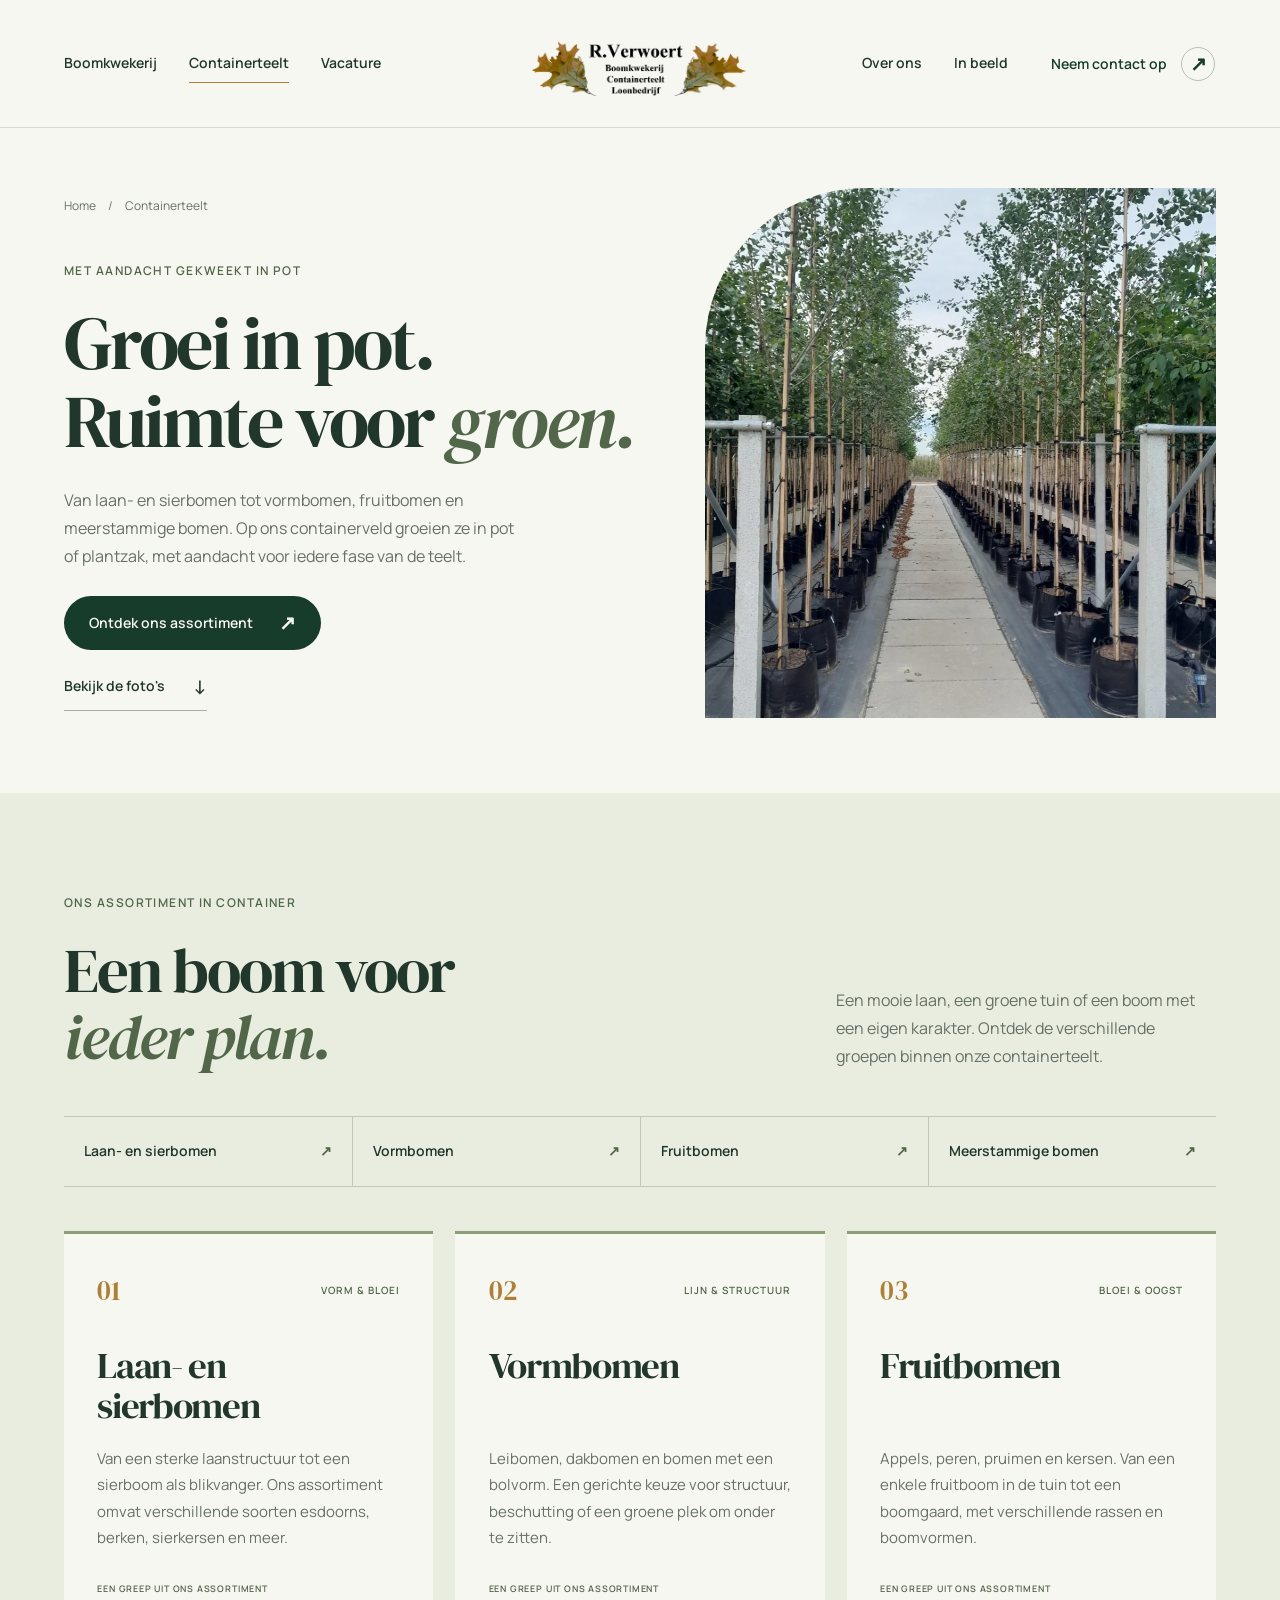
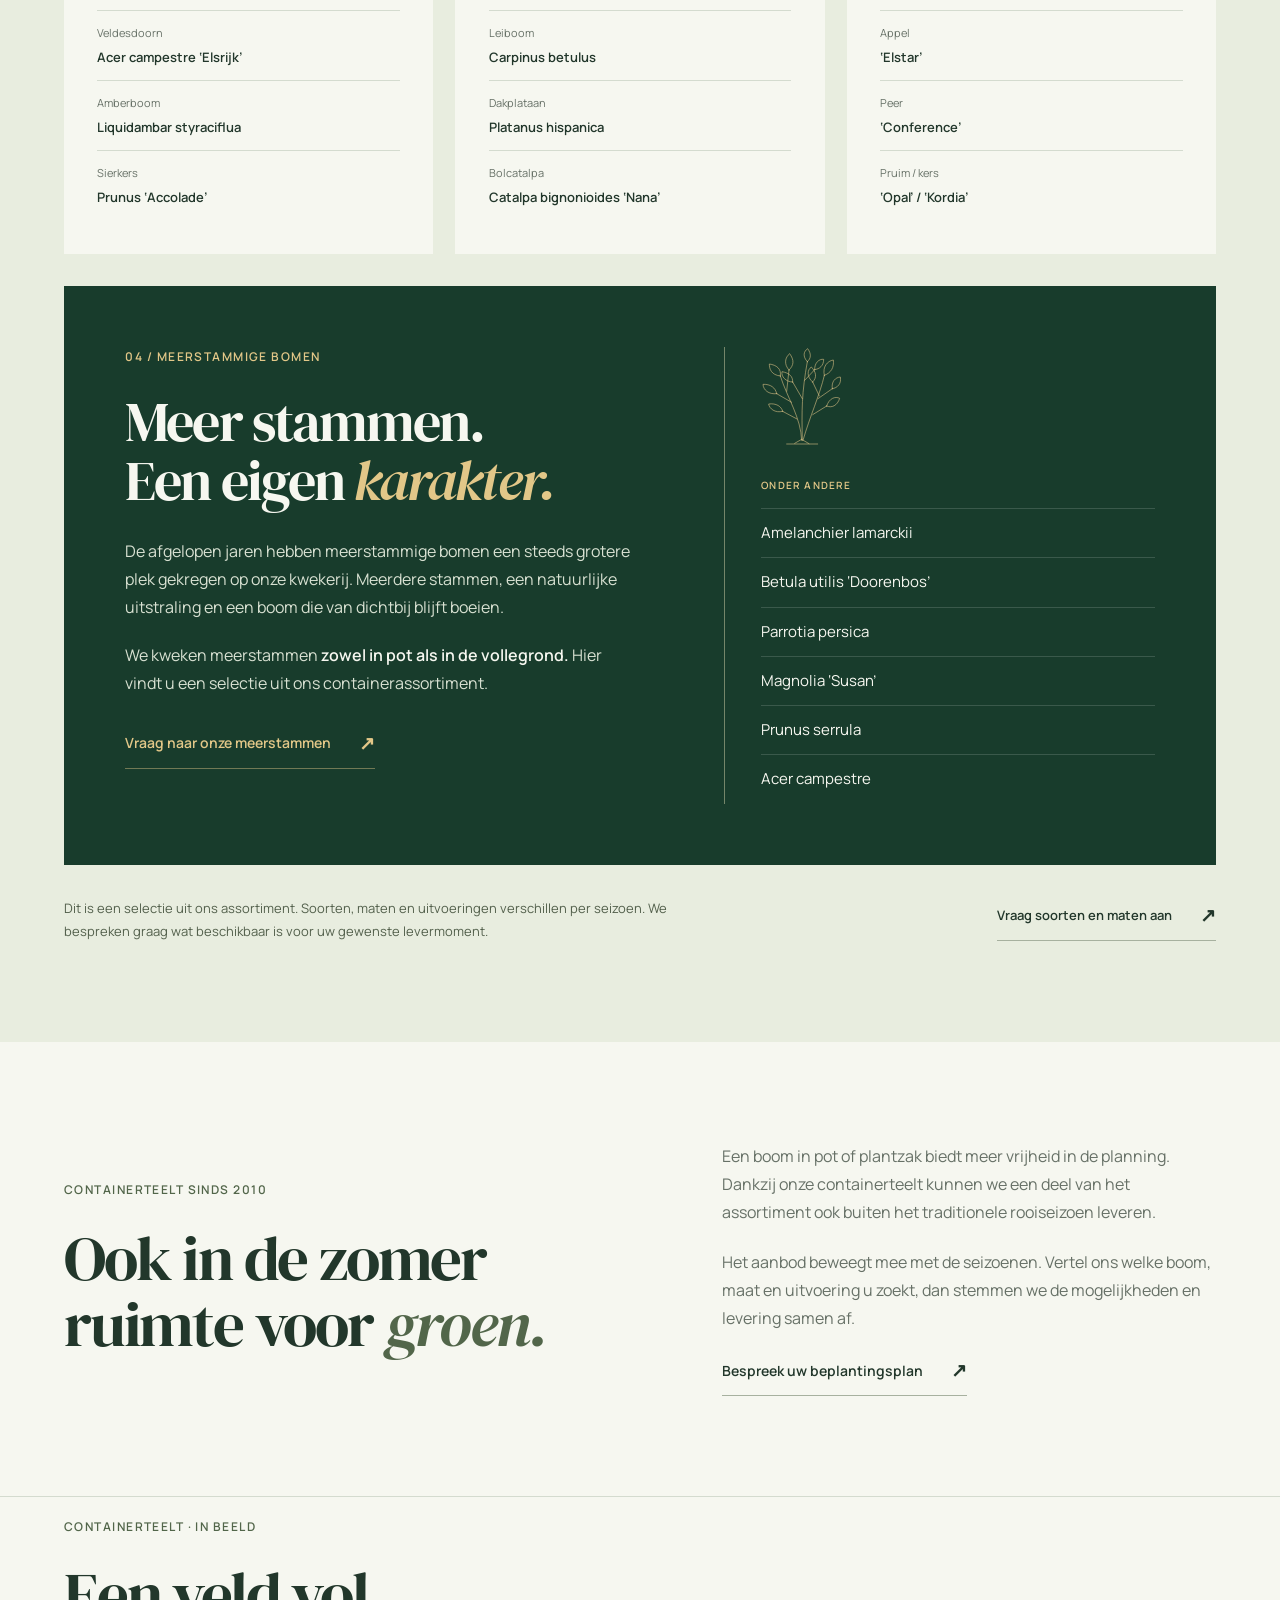
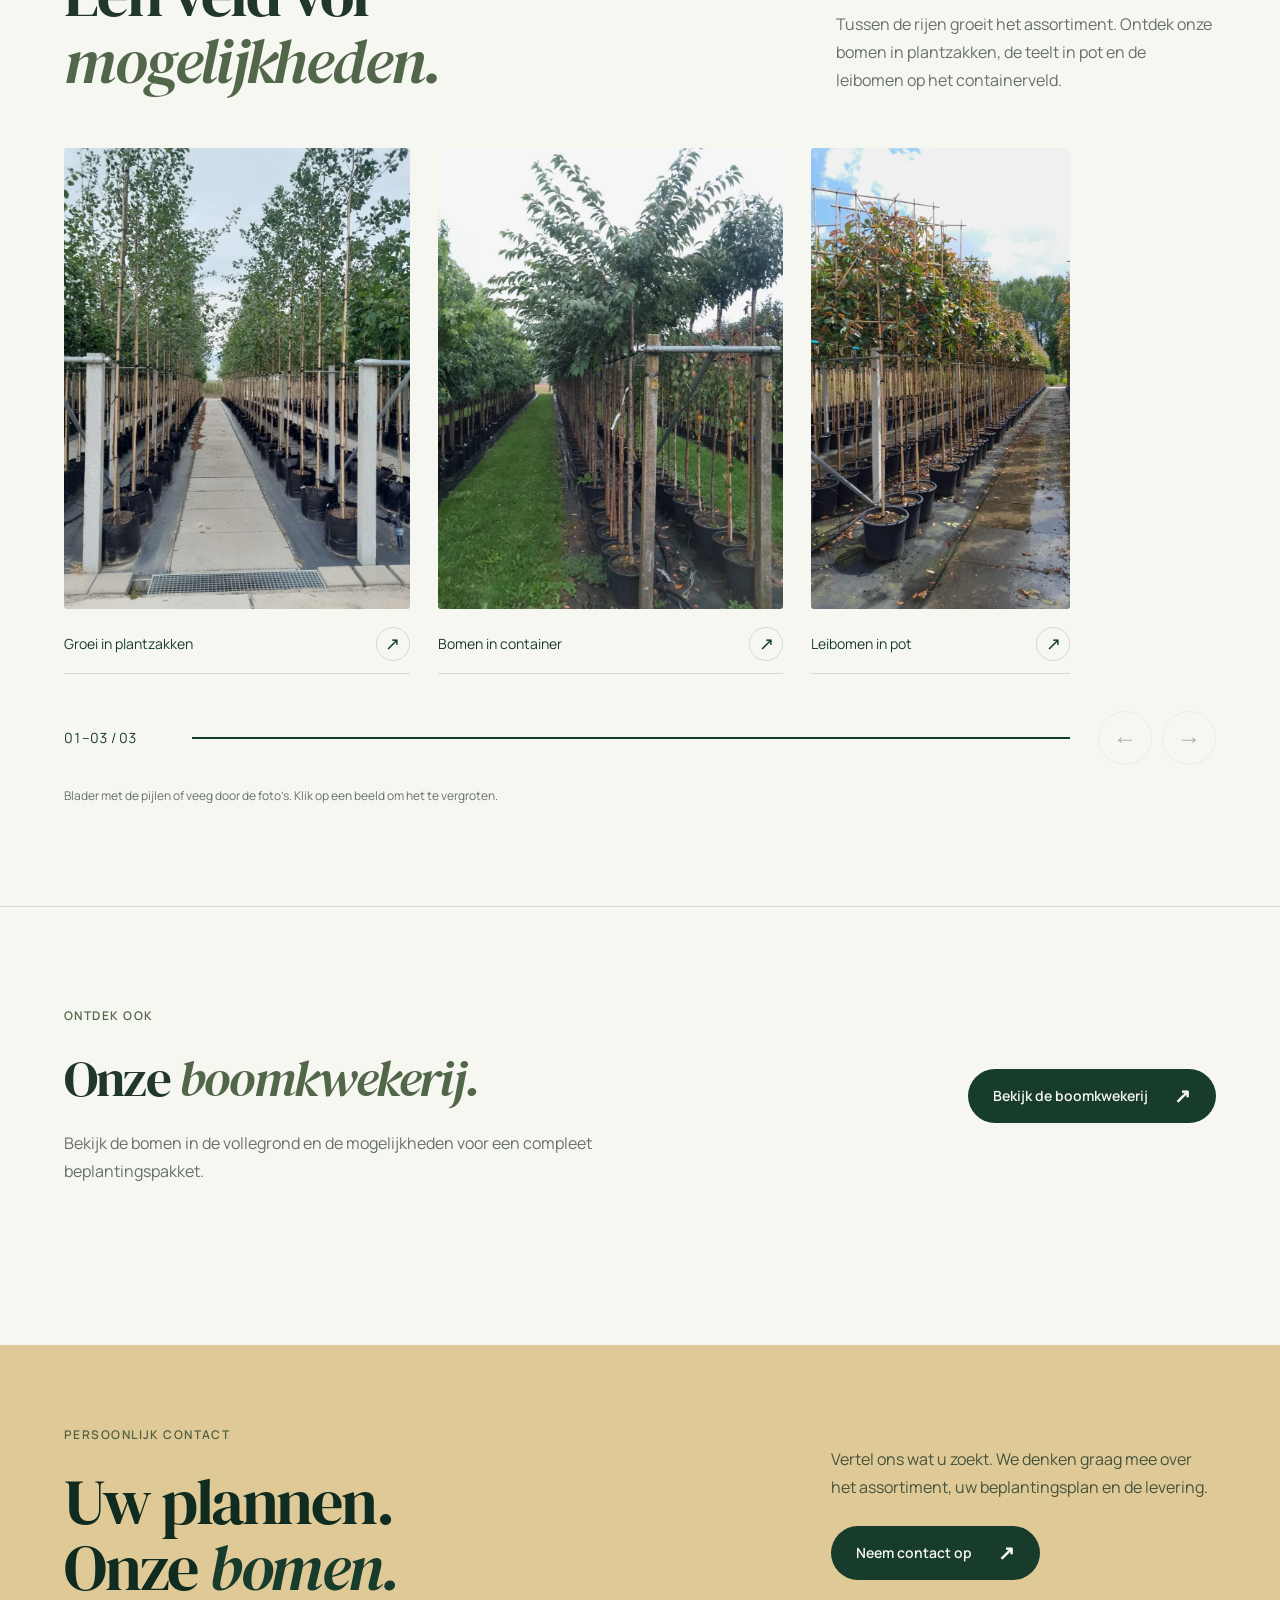
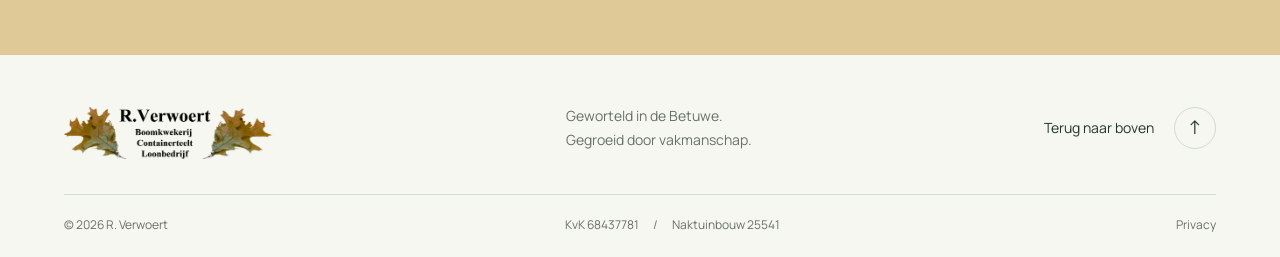
<file: site/containerteelt.html>
<!doctype html>
<html lang="nl">
  <head>
    <meta charset="utf-8" />
    <meta name="viewport" content="width=device-width, initial-scale=1" />
    <meta name="theme-color" content="#183c2c" />
    <meta
      name="description"
      content="Laan- en sierbomen, vormbomen, fruitbomen en meerstammige bomen in pot bij R. Verwoert in Herveld. Ontdek ons containerassortiment en de mogelijkheden voor levering."
    />
    <title>Containerteelt — R. Verwoert</title>
    <link rel="icon" href="assets/favicon.svg" type="image/svg+xml" />
    <link
      rel="preload"
      href="assets/manrope-variable.woff2"
      as="font"
      type="font/woff2"
      crossorigin
    />
    <link
      rel="preload"
      href="assets/dm-serif-normal.woff2"
      as="font"
      type="font/woff2"
      crossorigin
    />
    <link rel="stylesheet" href="styles.css?v=20260918" />
    <script src="script.js?v=20260918" defer></script>
  </head>
  <body>
    <a class="skip-link" href="#main">Direct naar inhoud</a>
    <header class="site-header">
      <a class="wordmark" href="./" aria-label="R. Verwoert, home">
        <img
          class="wordmark-logo"
          src="assets/verwoert-logo.png"
          alt="R. Verwoert — Boomkwekerij en Loonbedrijf"
          width="480"
          height="143"
        />
      </a>
      <button
        class="menu-toggle"
        aria-expanded="false"
        aria-controls="main-nav"
      >
        <span class="menu-label">Menu</span
        ><span class="menu-lines" aria-hidden="true"></span>
      </button>
      <nav class="main-nav" id="main-nav" aria-label="Hoofdnavigatie">
        <a href="boomkwekerij.html">Boomkwekerij</a
        ><a href="containerteelt.html" aria-current="page">Containerteelt</a
        ><a href="vacature.html">Vacature</a
        ><a href="index.html#over-ons">Over ons</a
        ><a href="index.html#in-beeld">In beeld</a
        ><a class="button button-dark nav-contact" href="index.html#contact"
          >Neem contact op <span aria-hidden="true">↗</span></a
        >
      </nav>
    </header>
    <main id="main">
      <section class="detail-hero">
        <div class="detail-intro">
          <div class="breadcrumb">
            <a href="./">Home</a><span aria-hidden="true">/</span
            ><span>Containerteelt</span>
          </div>
          <p class="eyebrow">MET AANDACHT GEKWEEKT IN POT</p>
          <h1>Groei in pot.<br />Ruimte voor <em>groen.</em></h1>
          <p>
            Van laan- en sierbomen tot vormbomen, fruitbomen en meerstammige
            bomen. Op ons containerveld groeien ze in pot of plantzak, met
            aandacht voor iedere fase van de teelt.
          </p>
          <div class="detail-actions">
            <a class="button button-dark" href="#assortiment"
              >Ontdek ons assortiment <span aria-hidden="true">↗</span></a
            >
            <a class="text-link" href="#fotos"
              >Bekijk de foto's <span aria-hidden="true">↓</span></a
            >
          </div>
        </div>
        <div class="detail-photo">
          <img
            src="assets/foto-05-plantzakken.webp"
            alt="Lange rijen bomen in zwarte plantzakken langs een verhard pad"
            width="960"
            height="1280"
            fetchpriority="high"
          />
        </div>
      </section>
      <section
        class="assortment-section"
        id="assortiment"
        aria-labelledby="assortment-title"
      >
        <div class="section container">
          <div class="section-heading">
            <div>
              <p class="eyebrow">ONS ASSORTIMENT IN CONTAINER</p>
              <h2 id="assortment-title">
                Een boom voor<br /><em>ieder plan.</em>
              </h2>
            </div>
            <p>
              Een mooie laan, een groene tuin of een boom met een eigen
              karakter. Ontdek de verschillende groepen binnen onze
              containerteelt.
            </p>
          </div>
          <nav
            class="assortment-shortcuts"
            aria-label="Assortimentgroepen in container"
          >
            <a href="#laan-en-sierbomen"
              >Laan- en sierbomen<span aria-hidden="true">↗</span></a
            ><a href="#vormbomen">Vormbomen<span aria-hidden="true">↗</span></a
            ><a href="#fruitbomen"
              >Fruitbomen<span aria-hidden="true">↗</span></a
            ><a href="#meerstammige-bomen"
              >Meerstammige bomen<span aria-hidden="true">↗</span></a
            >
          </nav>
          <div class="assortment-cards">
            <article class="assortment-card" id="laan-en-sierbomen">
              <p class="assortment-number">01 <span>VORM & BLOEI</span></p>
              <h3>Laan- en<br />sierbomen</h3>
              <p>
                Van een sterke laanstructuur tot een sierboom als blikvanger.
                Ons assortiment omvat verschillende soorten esdoorns, berken,
                sierkersen en meer.
              </p>
              <div class="assortment-examples">
                <p class="eyebrow">EEN GREEP UIT ONS ASSORTIMENT</p>
                <ul>
                  <li>
                    <span>Veldesdoorn</span><i>Acer campestre ‘Elsrijk’</i>
                  </li>
                  <li><span>Amberboom</span><i>Liquidambar styraciflua</i></li>
                  <li><span>Sierkers</span><i>Prunus ‘Accolade’</i></li>
                </ul>
              </div>
            </article>
            <article class="assortment-card" id="vormbomen">
              <p class="assortment-number">02 <span>LIJN & STRUCTUUR</span></p>
              <h3>Vormbomen</h3>
              <p>
                Leibomen, dakbomen en bomen met een bolvorm. Een gerichte keuze
                voor structuur, beschutting of een groene plek om onder te
                zitten.
              </p>
              <div class="assortment-examples">
                <p class="eyebrow">EEN GREEP UIT ONS ASSORTIMENT</p>
                <ul>
                  <li><span>Leiboom</span><i>Carpinus betulus</i></li>
                  <li><span>Dakplataan</span><i>Platanus hispanica</i></li>
                  <li>
                    <span>Bolcatalpa</span><i>Catalpa bignonioides ‘Nana’</i>
                  </li>
                </ul>
              </div>
            </article>
            <article class="assortment-card" id="fruitbomen">
              <p class="assortment-number">03 <span>BLOEI & OOGST</span></p>
              <h3>Fruitbomen</h3>
              <p>
                Appels, peren, pruimen en kersen. Van een enkele fruitboom in de
                tuin tot een boomgaard, met verschillende rassen en boomvormen.
              </p>
              <div class="assortment-examples">
                <p class="eyebrow">EEN GREEP UIT ONS ASSORTIMENT</p>
                <ul>
                  <li><span>Appel</span><i>‘Elstar’</i></li>
                  <li><span>Peer</span><i>‘Conference’</i></li>
                  <li><span>Pruim / kers</span><i>‘Opal’ / ‘Kordia’</i></li>
                </ul>
              </div>
            </article>
          </div>
          <article
            class="multistem-feature"
            id="meerstammige-bomen"
            aria-labelledby="multistem-title"
          >
            <div class="multistem-intro">
              <p class="eyebrow light">04 / MEERSTAMMIGE BOMEN</p>
              <h2 id="multistem-title">
                Meer stammen.<br />Een eigen <em>karakter.</em>
              </h2>
              <p>
                De afgelopen jaren hebben meerstammige bomen een steeds grotere
                plek gekregen op onze kwekerij. Meerdere stammen, een
                natuurlijke uitstraling en een boom die van dichtbij blijft
                boeien.
              </p>
              <p>
                We kweken meerstammen
                <strong>zowel in pot als in de vollegrond.</strong> Hier vindt u
                een selectie uit ons containerassortiment.
              </p>
              <a
                class="text-link"
                href="mailto:info@verwoertboom-loonbedrijf.nl?subject=Aanvraag%20meerstammige%20bomen"
                >Vraag naar onze meerstammen
                <span aria-hidden="true">↗</span></a
              >
            </div>
            <div class="multistem-selection">
              <svg
                class="multistem-drawing"
                viewBox="0 0 240 300"
                aria-hidden="true"
                focusable="false"
              >
                <g
                  fill="none"
                  stroke="currentColor"
                  stroke-width="1.7"
                  stroke-linecap="round"
                  stroke-linejoin="round"
                >
                  <path
                    d="M122 280C120 212 79 153 58 87M124 280C122 192 122 137 139 44M126 280C146 210 177 142 190 85M92 166L47 140M77 133L84 69M124 155L95 105M131 100L161 68M155 203L197 177M175 147L155 105M108 216L65 193M171 155L214 125M122 277L101 289M122 277L144 290M77 291H170"
                  />
                  <path
                    d="M58 87C30 84 25 65 25 51C46 54 62 65 58 87ZM84 69C68 52 72 31 86 20C100 39 99 55 84 69ZM139 44C124 28 128 13 140 5C151 20 151 34 139 44ZM190 85C184 59 199 42 217 39C220 61 210 78 190 85ZM47 140C23 143 7 129 6 112C28 111 44 122 47 140ZM95 105C74 105 60 88 63 74C85 78 96 88 95 105ZM161 68C160 47 175 35 188 37C188 56 176 66 161 68ZM197 177C204 154 223 147 236 154C229 176 212 184 197 177ZM155 105C136 89 139 68 151 60C164 74 170 90 155 105ZM65 193C42 199 25 185 23 171C45 168 62 178 65 193ZM214 125C210 103 224 91 238 90C242 109 230 123 214 125Z"
                  />
                </g>
              </svg>
              <p class="eyebrow light">ONDER ANDERE</p>
              <ul>
                <li><i>Amelanchier lamarckii</i></li>
                <li><i>Betula utilis ‘Doorenbos’</i></li>
                <li><i>Parrotia persica</i></li>
                <li><i>Magnolia ‘Susan’</i></li>
                <li><i>Prunus serrula</i></li>
                <li><i>Acer campestre</i></li>
              </ul>
            </div>
          </article>
          <div class="assortment-note">
            <p>
              Dit is een selectie uit ons assortiment. Soorten, maten en
              uitvoeringen verschillen per seizoen. We bespreken graag wat
              beschikbaar is voor uw gewenste levermoment.
            </p>
            <a
              class="text-link"
              href="mailto:info@verwoertboom-loonbedrijf.nl?subject=Aanvraag%20containerassortiment"
              >Vraag soorten en maten aan <span aria-hidden="true">↗</span></a
            >
          </div>
        </div>
      </section>
      <section
        class="section container season-section"
        aria-labelledby="season-title"
      >
        <div>
          <p class="eyebrow">CONTAINERTEELT SINDS 2010</p>
          <h2 id="season-title">
            Ook in de zomer<br />ruimte voor <em>groen.</em>
          </h2>
        </div>
        <div>
          <p>
            Een boom in pot of plantzak biedt meer vrijheid in de planning.
            Dankzij onze containerteelt kunnen we een deel van het assortiment
            ook buiten het traditionele rooiseizoen leveren.
          </p>
          <p>
            Het aanbod beweegt mee met de seizoenen. Vertel ons welke boom, maat
            en uitvoering u zoekt, dan stemmen we de mogelijkheden en levering
            samen af.
          </p>
          <a class="text-link" href="index.html#contact"
            >Bespreek uw beplantingsplan <span aria-hidden="true">↗</span></a
          >
        </div>
      </section>
      <section
        class="section container photo-section"
        id="fotos"
        aria-labelledby="photos-heading"
      >
        <div class="section-heading">
          <div>
            <p class="eyebrow">CONTAINERTEELT · IN BEELD</p>
            <h2 id="photos-heading">
              Een veld vol<br /><em>mogelijkheden.</em>
            </h2>
          </div>
          <p>
            Tussen de rijen groeit het assortiment. Ontdek onze bomen in
            plantzakken, de teelt in pot en de leibomen op het containerveld.
          </p>
        </div>
        <div
          class="photo-slider"
          role="region"
          aria-roledescription="carrousel"
          aria-label="Containerteelt in beeld"
        >
          <div
            class="photo-journal"
            id="photo-rail"
            tabindex="0"
            role="group"
            aria-label="Foto’s van onze containerteelt"
            aria-describedby="slider-hint"
          >
            <button
              class="photo-card"
              style="--photo-ratio: 0.75"
              data-gallery="assets/foto-05-plantzakken.webp"
              data-caption="Groei in plantzakken"
              aria-label="Vergroot foto: groei in plantzakken"
            >
              <img
                src="assets/foto-05-plantzakken.webp"
                alt="Lange rijen bomen in zwarte plantzakken langs een verhard pad"
                width="960"
                height="1280"
                loading="lazy"
              /><span
                >Groei in plantzakken<span aria-hidden="true">↗</span></span
              ></button
            ><button
              class="photo-card"
              style="--photo-ratio: 0.75"
              data-gallery="assets/foto-09-containerbomen.webp"
              data-caption="Bomen in container"
              aria-label="Vergroot foto: bomen in container"
            >
              <img
                src="assets/foto-09-containerbomen.webp"
                alt="Bomen in zwarte potten aan weerszijden van een groen graspad"
                width="960"
                height="1280"
                loading="lazy"
              /><span
                >Bomen in container<span aria-hidden="true">↗</span></span
              ></button
            ><button
              class="photo-card"
              style="--photo-ratio: 0.561719"
              data-gallery="assets/foto-10-leibomen.webp"
              data-caption="Leibomen in pot"
              aria-label="Vergroot foto: leibomen in pot"
            >
              <img
                src="assets/foto-10-leibomen.webp"
                alt="Leibomen met bamboerekken in potten op het containerveld"
                width="719"
                height="1280"
                loading="lazy"
              /><span>Leibomen in pot<span aria-hidden="true">↗</span></span>
            </button>
          </div>
          <div class="slider-toolbar" hidden>
            <p class="slider-count" data-slider-count>01 / 03</p>
            <div class="slider-progress" aria-hidden="true"><span></span></div>
            <div class="slider-arrows">
              <button
                type="button"
                data-slider-prev
                aria-label="Vorige foto’s in de slider"
                aria-controls="photo-rail"
              >
                <span aria-hidden="true">←</span>
              </button>
              <button
                type="button"
                data-slider-next
                aria-label="Volgende foto’s in de slider"
                aria-controls="photo-rail"
              >
                <span aria-hidden="true">→</span>
              </button>
            </div>
          </div>
          <p class="slider-hint" id="slider-hint">
            Blader met de pijlen of veeg door de foto’s. Klik op een beeld om
            het te vergroten.
          </p>
        </div>
      </section>
      <section class="section container cultivation-link">
        <div>
          <p class="eyebrow">ONTDEK OOK</p>
          <h2>Onze <em>boomkwekerij.</em></h2>
          <p>
            Bekijk de bomen in de vollegrond en de mogelijkheden voor een
            compleet beplantingspakket.
          </p>
        </div>
        <a class="button button-dark" href="boomkwekerij.html"
          >Bekijk de boomkwekerij <span aria-hidden="true">↗</span></a
        >
      </section>
      <section class="contact-section compact-contact">
        <div class="container contact-top">
          <div>
            <p class="eyebrow light">PERSOONLIJK CONTACT</p>
            <h2>Uw plannen.<br />Onze <em>bomen.</em></h2>
          </div>
          <div class="contact-intro">
            <p>
              Vertel ons wat u zoekt. We denken graag mee over het assortiment,
              uw beplantingsplan en de levering.
            </p>
            <a class="button button-lime" href="index.html#contact"
              >Neem contact op <span aria-hidden="true">↗</span></a
            >
          </div>
        </div>
      </section>
    </main>
    <footer class="site-footer">
      <div class="container footer-top">
        <a class="wordmark" href="./" aria-label="R. Verwoert, home">
          <img
            class="wordmark-logo"
            src="assets/verwoert-logo.png"
            alt="R. Verwoert — Boomkwekerij en Loonbedrijf"
            width="480"
            height="143"
          />
        </a>
        <p>Geworteld in de Betuwe.<br />Gegroeid door vakmanschap.</p>
        <a class="back-top" href="#" aria-label="Terug naar boven"
          >Terug naar boven <span aria-hidden="true">↑</span></a
        >
      </div>
      <div class="container footer-bottom">
        <span>© <span data-year>2026</span> R. Verwoert</span
        ><span
          >KvK 68437781 <span class="footer-separator">/</span> Naktuinbouw
          25541</span
        ><a href="privacy.html">Privacy</a>
      </div>
    </footer>
    <dialog class="lightbox" aria-labelledby="lightbox-caption">
      <button class="lightbox-close" aria-label="Foto sluiten">
        Sluiten <span aria-hidden="true">×</span>
      </button>
      <button class="lightbox-prev" aria-label="Vorige foto">←</button>
      <figure>
        <img src="assets/foto-05-plantzakken.webp" alt="" />
        <figcaption id="lightbox-caption" aria-live="polite"></figcaption>
      </figure>
      <button class="lightbox-next" aria-label="Volgende foto">→</button>
    </dialog>
  </body>
</html>
</file>
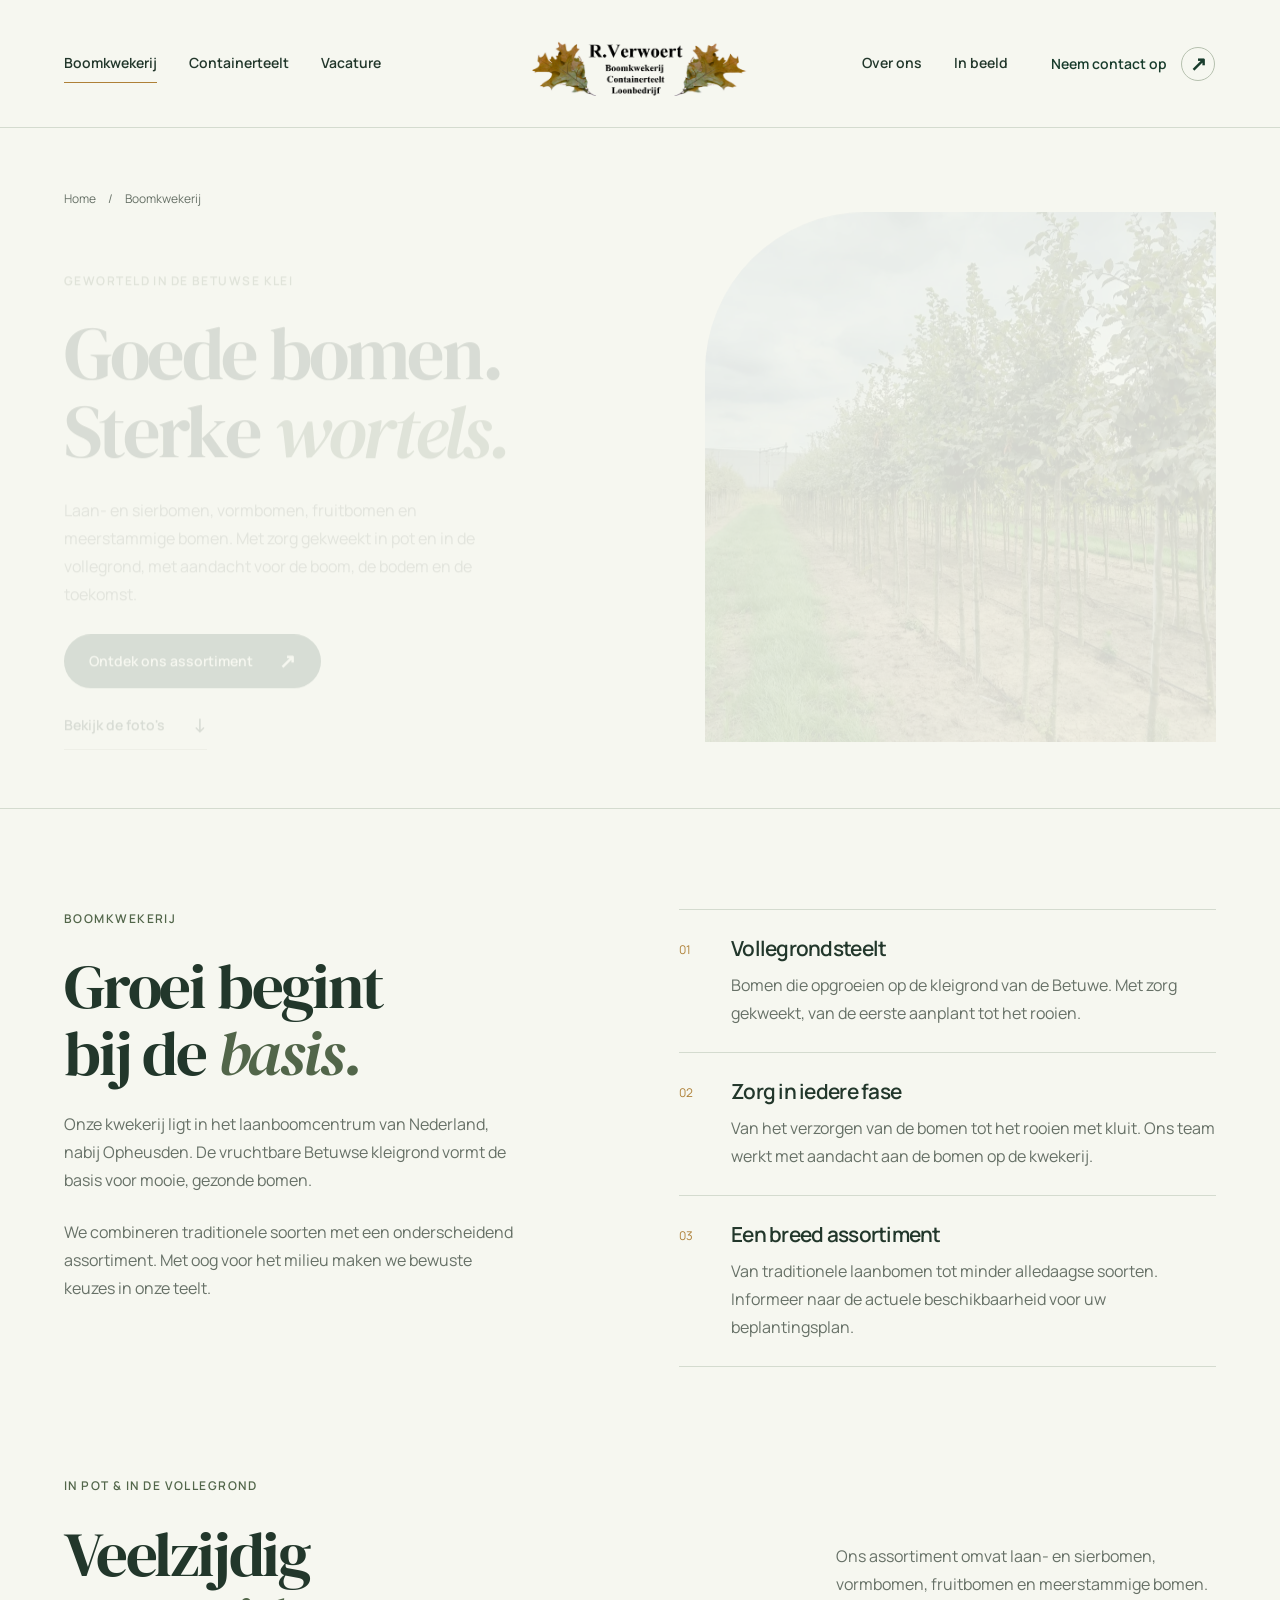
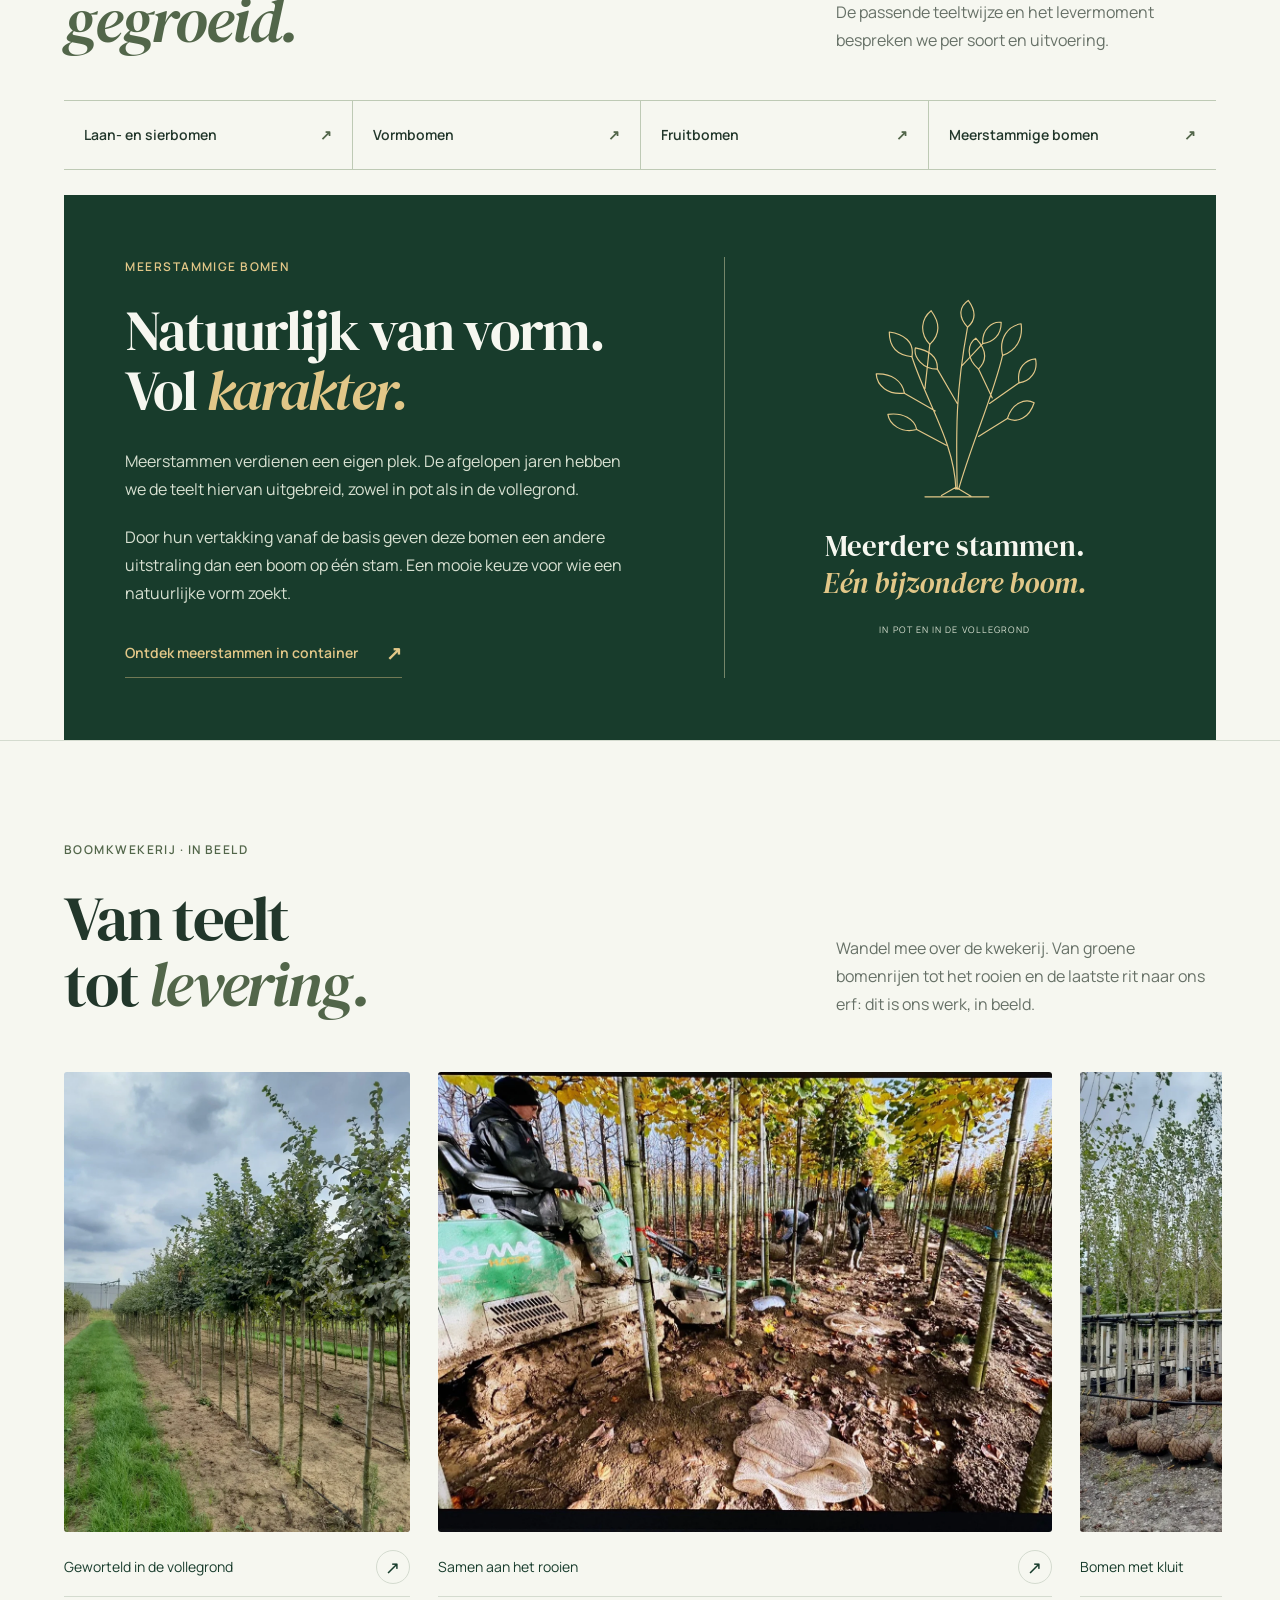
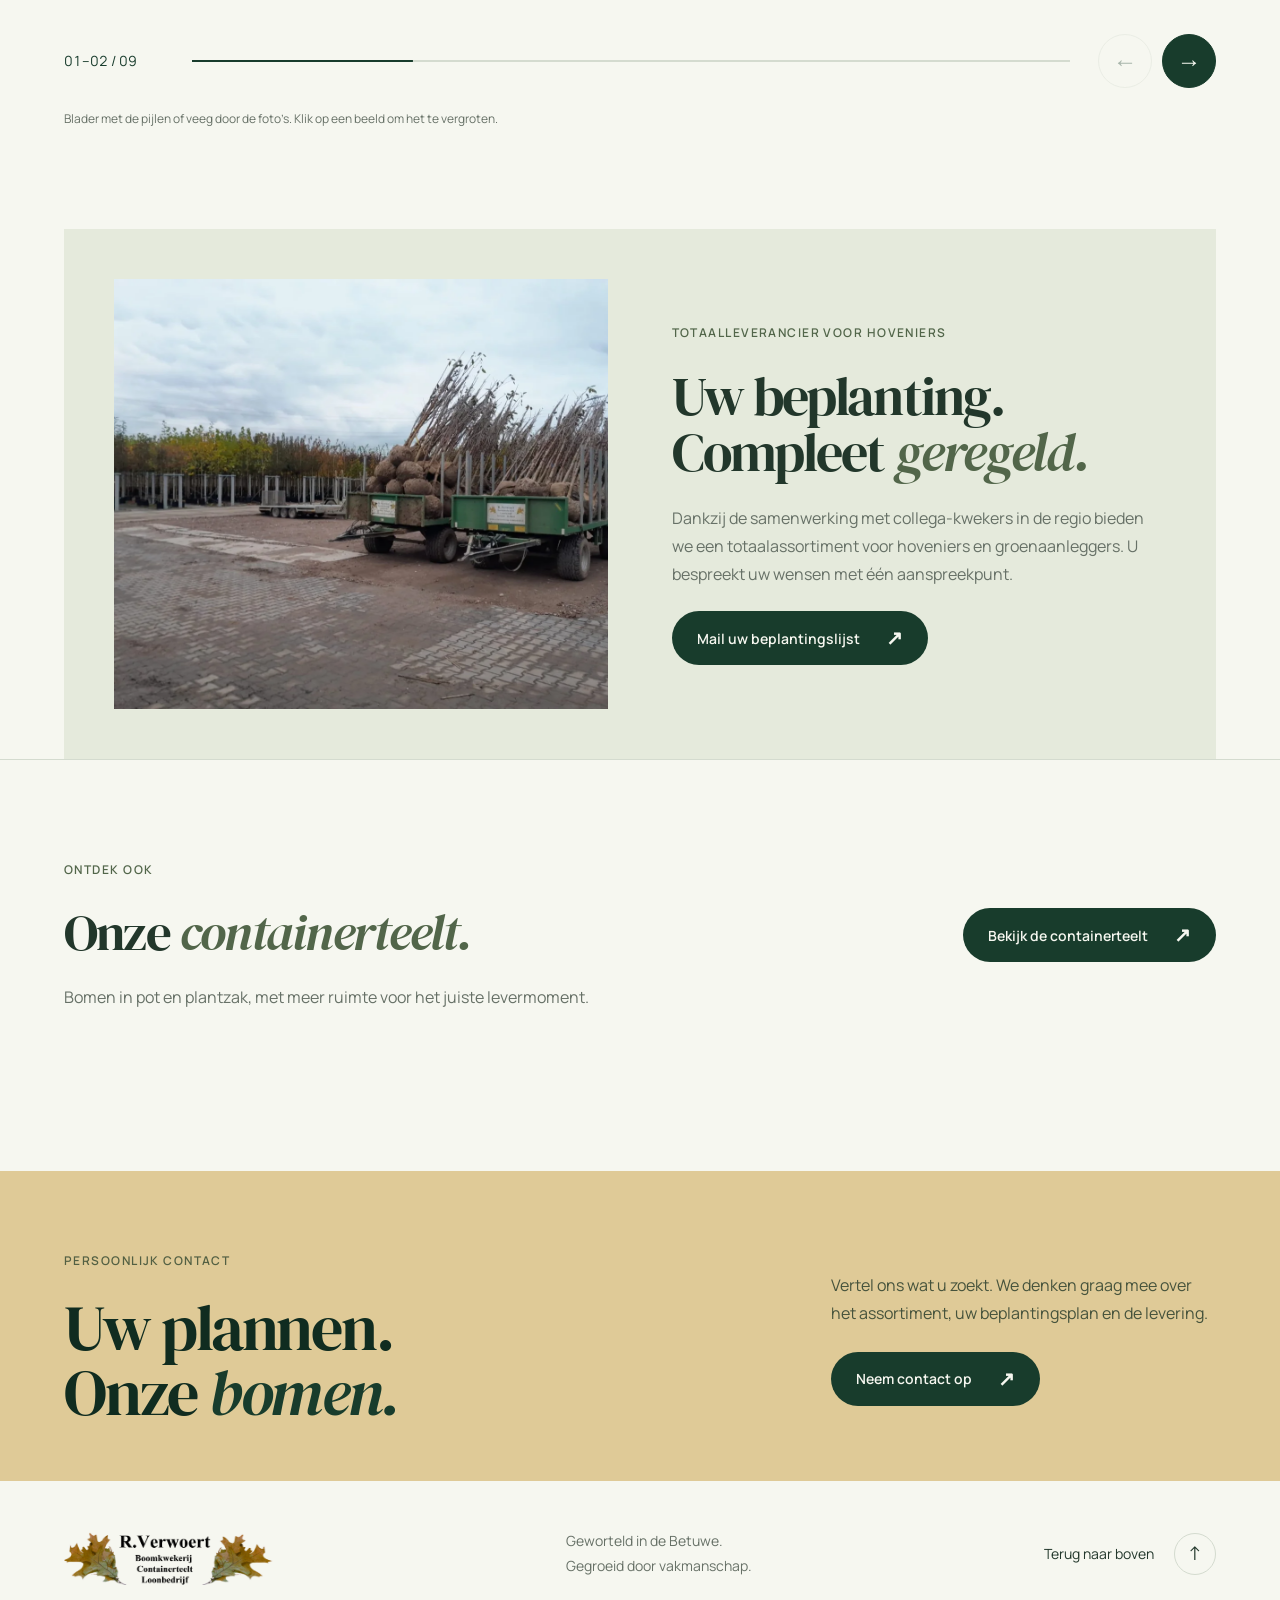
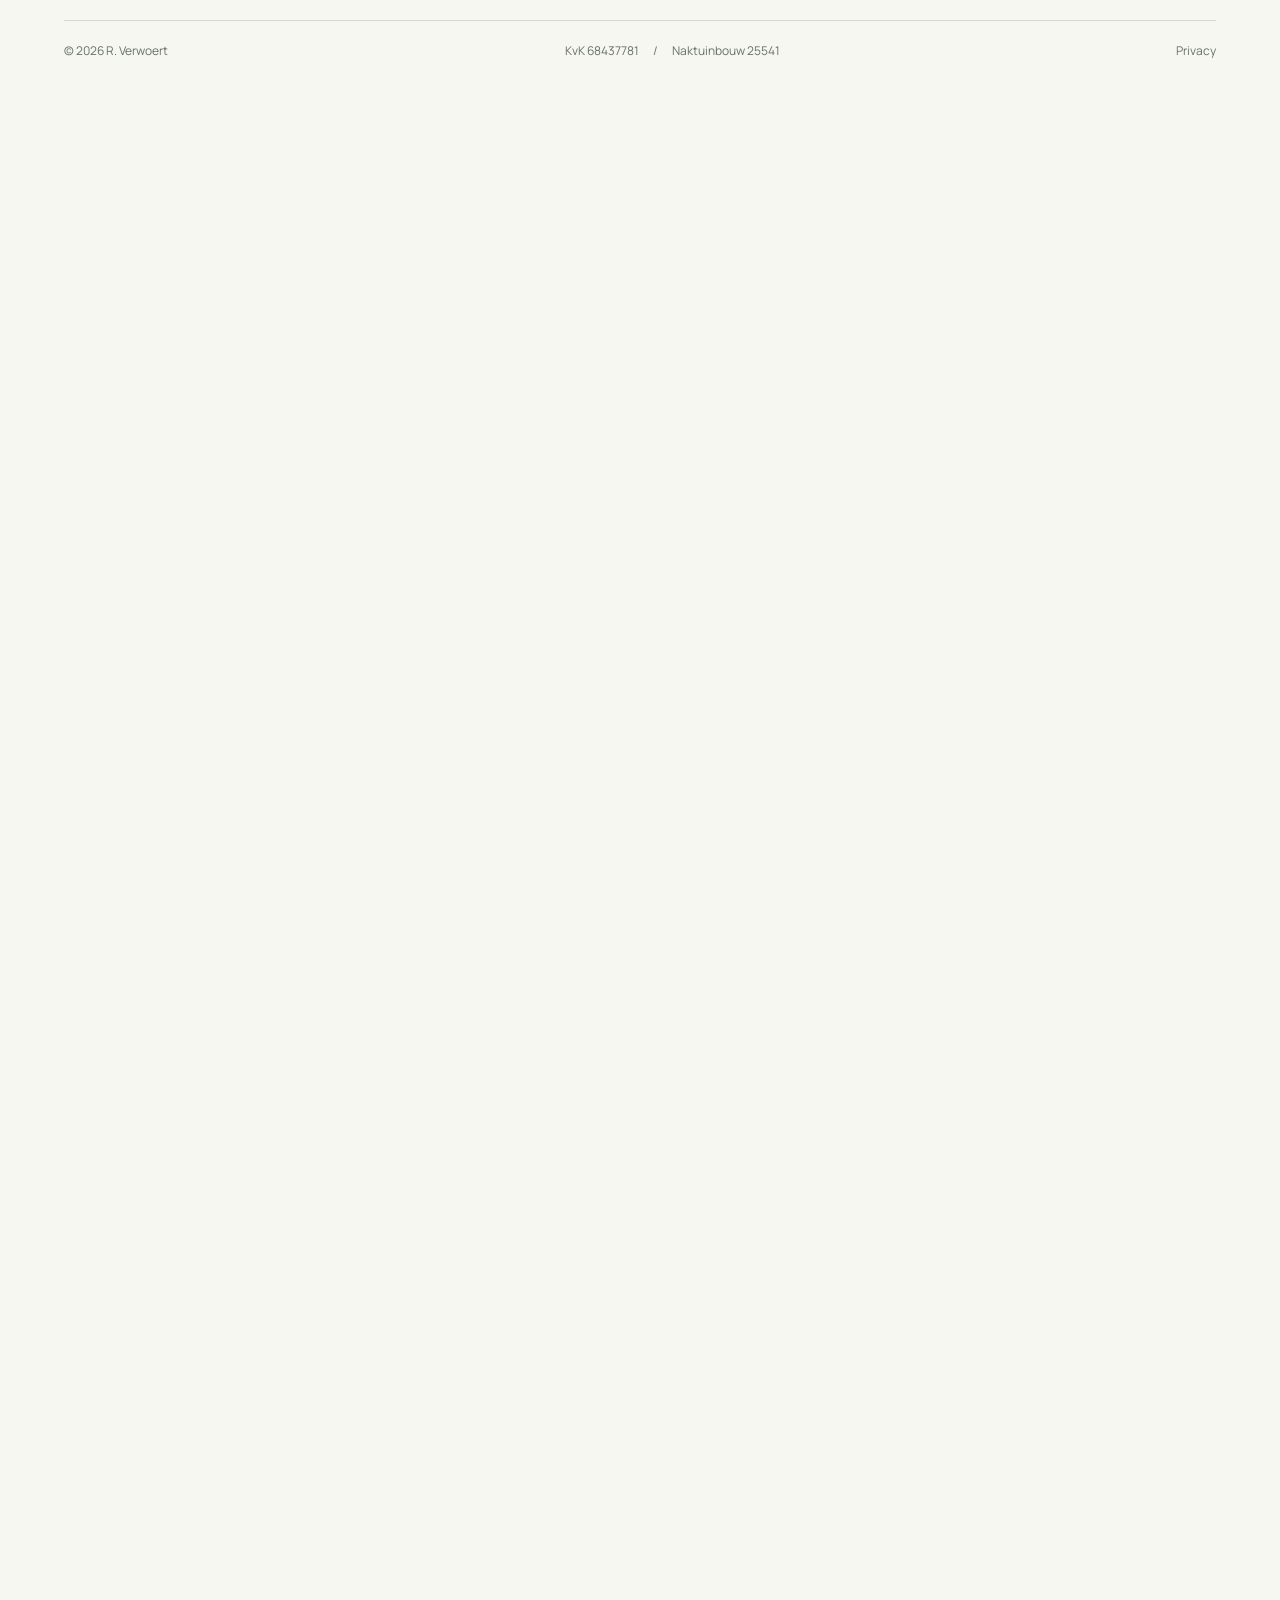
<file: site/loonwerk.html>
<!doctype html>
<html lang="nl">
  <head>
    <meta charset="utf-8" />
    <meta name="viewport" content="width=device-width, initial-scale=1" />
    <meta name="robots" content="noindex" />
    <meta http-equiv="refresh" content="0; url=boomkwekerij.html" />
    <link
      rel="canonical"
      href="https://jerphaas.github.io/verwoert-boom-loonbedrijf/boomkwekerij.html"
    />
    <title>Verder naar onze boomkwekerij — R. Verwoert</title>
    <link rel="stylesheet" href="styles.css?v=20260918" />
  </head>
  <body>
    <main class="container privacy-content">
      <h1>Onze boomkwekerij.</h1>
      <p>
        Deze pagina is verplaatst.
        <a class="text-link" href="boomkwekerij.html"
          >Bekijk onze boomkwekerij <span aria-hidden="true">↗</span></a
        >
      </p>
    </main>
  </body>
</html>
</file>
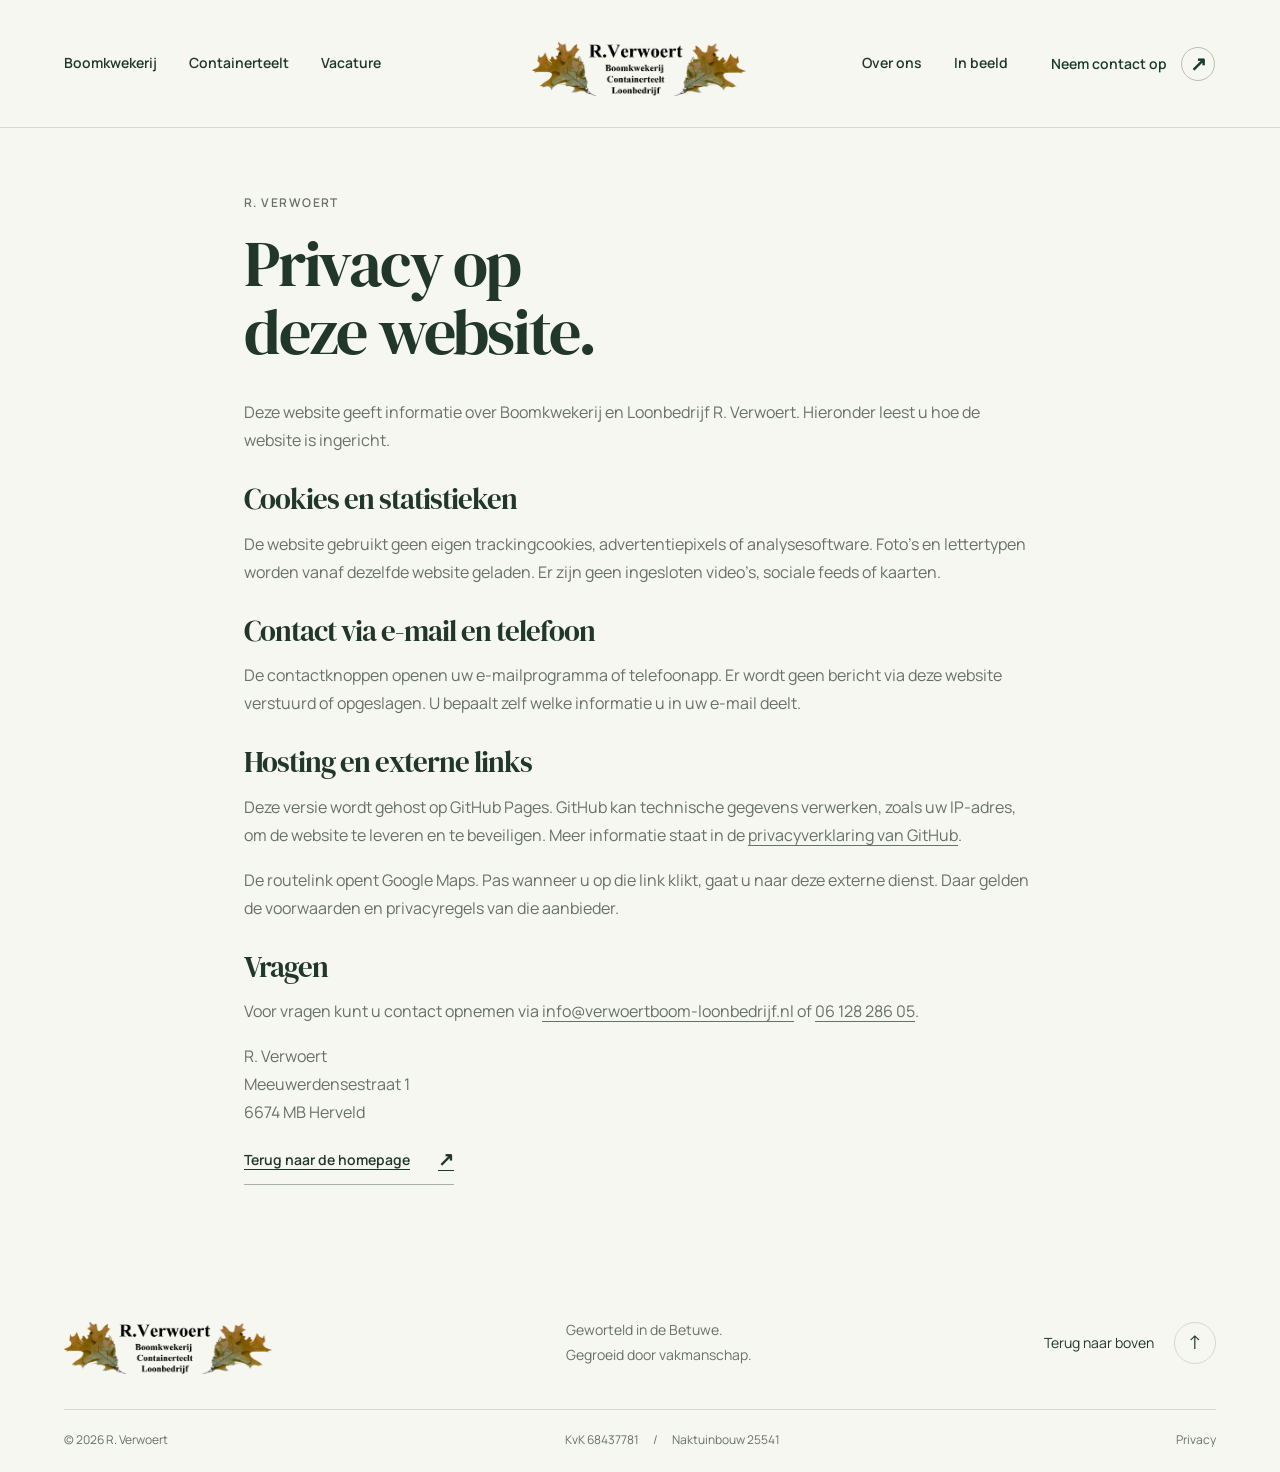
<file: site/privacy.html>
<!doctype html>
<html lang="nl">
  <head>
    <meta charset="utf-8" />
    <meta name="viewport" content="width=device-width, initial-scale=1" />
    <meta name="theme-color" content="#183c2c" />
    <meta
      name="description"
      content="Informatie over privacy, contactlinks en hosting van de website van R. Verwoert."
    />
    <title>Privacy op deze website — R. Verwoert</title>
    <link rel="icon" href="assets/favicon.svg" type="image/svg+xml" />
    <link
      rel="preload"
      href="assets/manrope-variable.woff2"
      as="font"
      type="font/woff2"
      crossorigin
    />
    <link
      rel="preload"
      href="assets/dm-serif-normal.woff2"
      as="font"
      type="font/woff2"
      crossorigin
    />
    <link rel="stylesheet" href="styles.css?v=20260918" />
    <script src="script.js?v=20260918" defer></script>
  </head>
  <body>
    <a class="skip-link" href="#main">Direct naar inhoud</a>
    <header class="site-header">
      <a class="wordmark" href="./" aria-label="R. Verwoert, home">
        <img
          class="wordmark-logo"
          src="assets/verwoert-logo.png"
          alt="R. Verwoert — Boomkwekerij en Loonbedrijf"
          width="480"
          height="143"
        />
      </a>
      <button
        class="menu-toggle"
        aria-expanded="false"
        aria-controls="main-nav"
      >
        <span class="menu-label">Menu</span
        ><span class="menu-lines" aria-hidden="true"></span>
      </button>
      <nav class="main-nav" id="main-nav" aria-label="Hoofdnavigatie">
        <a href="boomkwekerij.html">Boomkwekerij</a
        ><a href="containerteelt.html">Containerteelt</a
        ><a href="vacature.html">Vacature</a
        ><a href="index.html#over-ons">Over ons</a
        ><a href="index.html#in-beeld">In beeld</a
        ><a class="button button-dark nav-contact" href="index.html#contact"
          >Neem contact op <span aria-hidden="true">↗</span></a
        >
      </nav>
    </header>
    <main id="main">
      <article class="container privacy-content">
        <p class="eyebrow">R. VERWOERT</p>
        <h1>Privacy op<br />deze website.</h1>
        <p>
          Deze website geeft informatie over Boomkwekerij en Loonbedrijf R.
          Verwoert. Hieronder leest u hoe de website is ingericht.
        </p>
        <h2>Cookies en statistieken</h2>
        <p>
          De website gebruikt geen eigen trackingcookies, advertentiepixels of
          analysesoftware. Foto’s en lettertypen worden vanaf dezelfde website
          geladen. Er zijn geen ingesloten video’s, sociale feeds of kaarten.
        </p>
        <h2>Contact via e-mail en telefoon</h2>
        <p>
          De contactknoppen openen uw e-mailprogramma of telefoonapp. Er wordt
          geen bericht via deze website verstuurd of opgeslagen. U bepaalt zelf
          welke informatie u in uw e-mail deelt.
        </p>
        <h2>Hosting en externe links</h2>
        <p>
          Deze versie wordt gehost op GitHub Pages. GitHub kan technische
          gegevens verwerken, zoals uw IP-adres, om de website te leveren en te
          beveiligen. Meer informatie staat in de
          <a
            href="https://docs.github.com/en/site-policy/privacy-policies/github-general-privacy-statement"
            target="_blank"
            rel="noopener noreferrer"
            >privacyverklaring van GitHub</a
          >.
        </p>
        <p>
          De routelink opent Google Maps. Pas wanneer u op die link klikt, gaat
          u naar deze externe dienst. Daar gelden de voorwaarden en
          privacyregels van die aanbieder.
        </p>
        <h2>Vragen</h2>
        <p>
          Voor vragen kunt u contact opnemen via
          <a href="mailto:info@verwoertboom-loonbedrijf.nl"
            >info@verwoertboom-loonbedrijf.nl</a
          >
          of <a href="tel:+31612828605">06 128 286 05</a>.
        </p>
        <p>R. Verwoert<br />Meeuwerdensestraat 1<br />6674 MB Herveld</p>
        <a class="text-link" href="./"
          >Terug naar de homepage <span aria-hidden="true">↗</span></a
        >
      </article>
    </main>
    <footer class="site-footer">
      <div class="container footer-top">
        <a class="wordmark" href="./" aria-label="R. Verwoert, home">
          <img
            class="wordmark-logo"
            src="assets/verwoert-logo.png"
            alt="R. Verwoert — Boomkwekerij en Loonbedrijf"
            width="480"
            height="143"
          />
        </a>
        <p>Geworteld in de Betuwe.<br />Gegroeid door vakmanschap.</p>
        <a class="back-top" href="#" aria-label="Terug naar boven"
          >Terug naar boven <span aria-hidden="true">↑</span></a
        >
      </div>
      <div class="container footer-bottom">
        <span>© <span data-year>2026</span> R. Verwoert</span
        ><span
          >KvK 68437781 <span class="footer-separator">/</span> Naktuinbouw
          25541</span
        ><a href="privacy.html">Privacy</a>
      </div>
    </footer>
  </body>
</html>
</file>
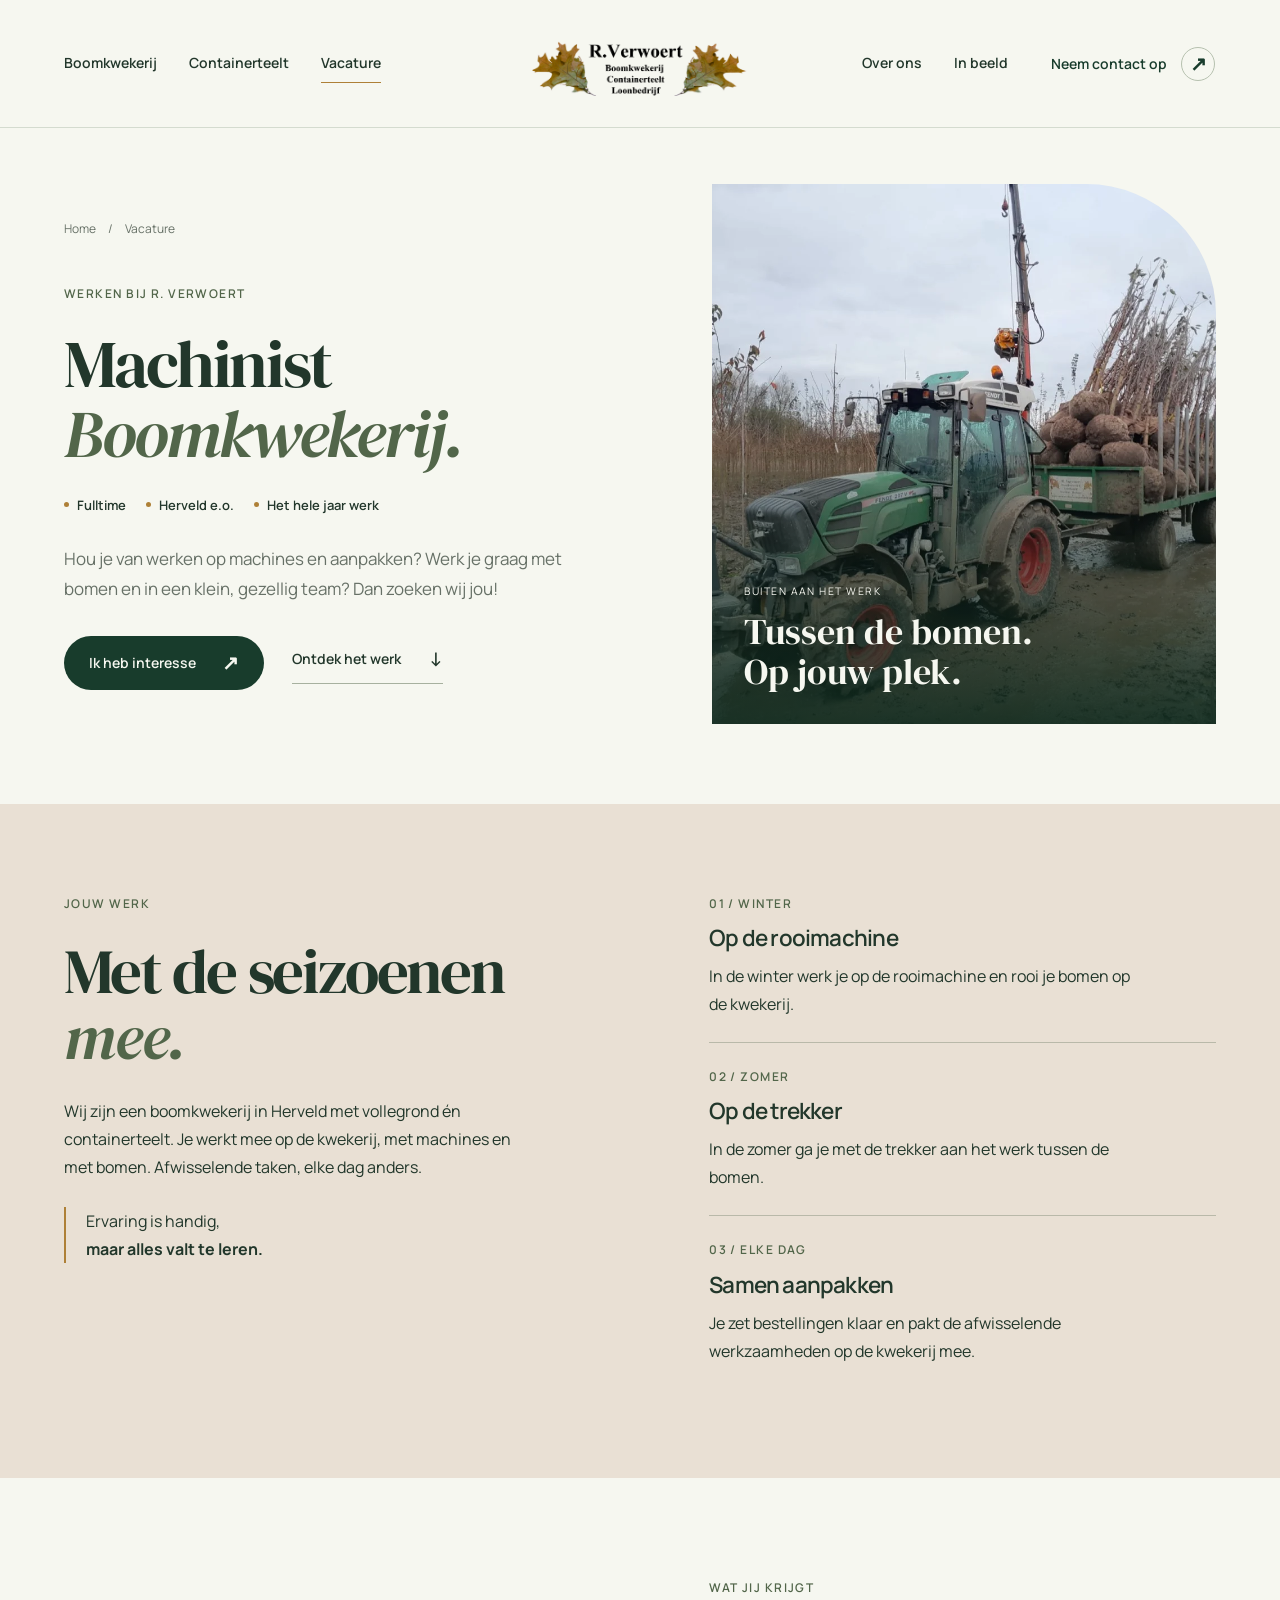
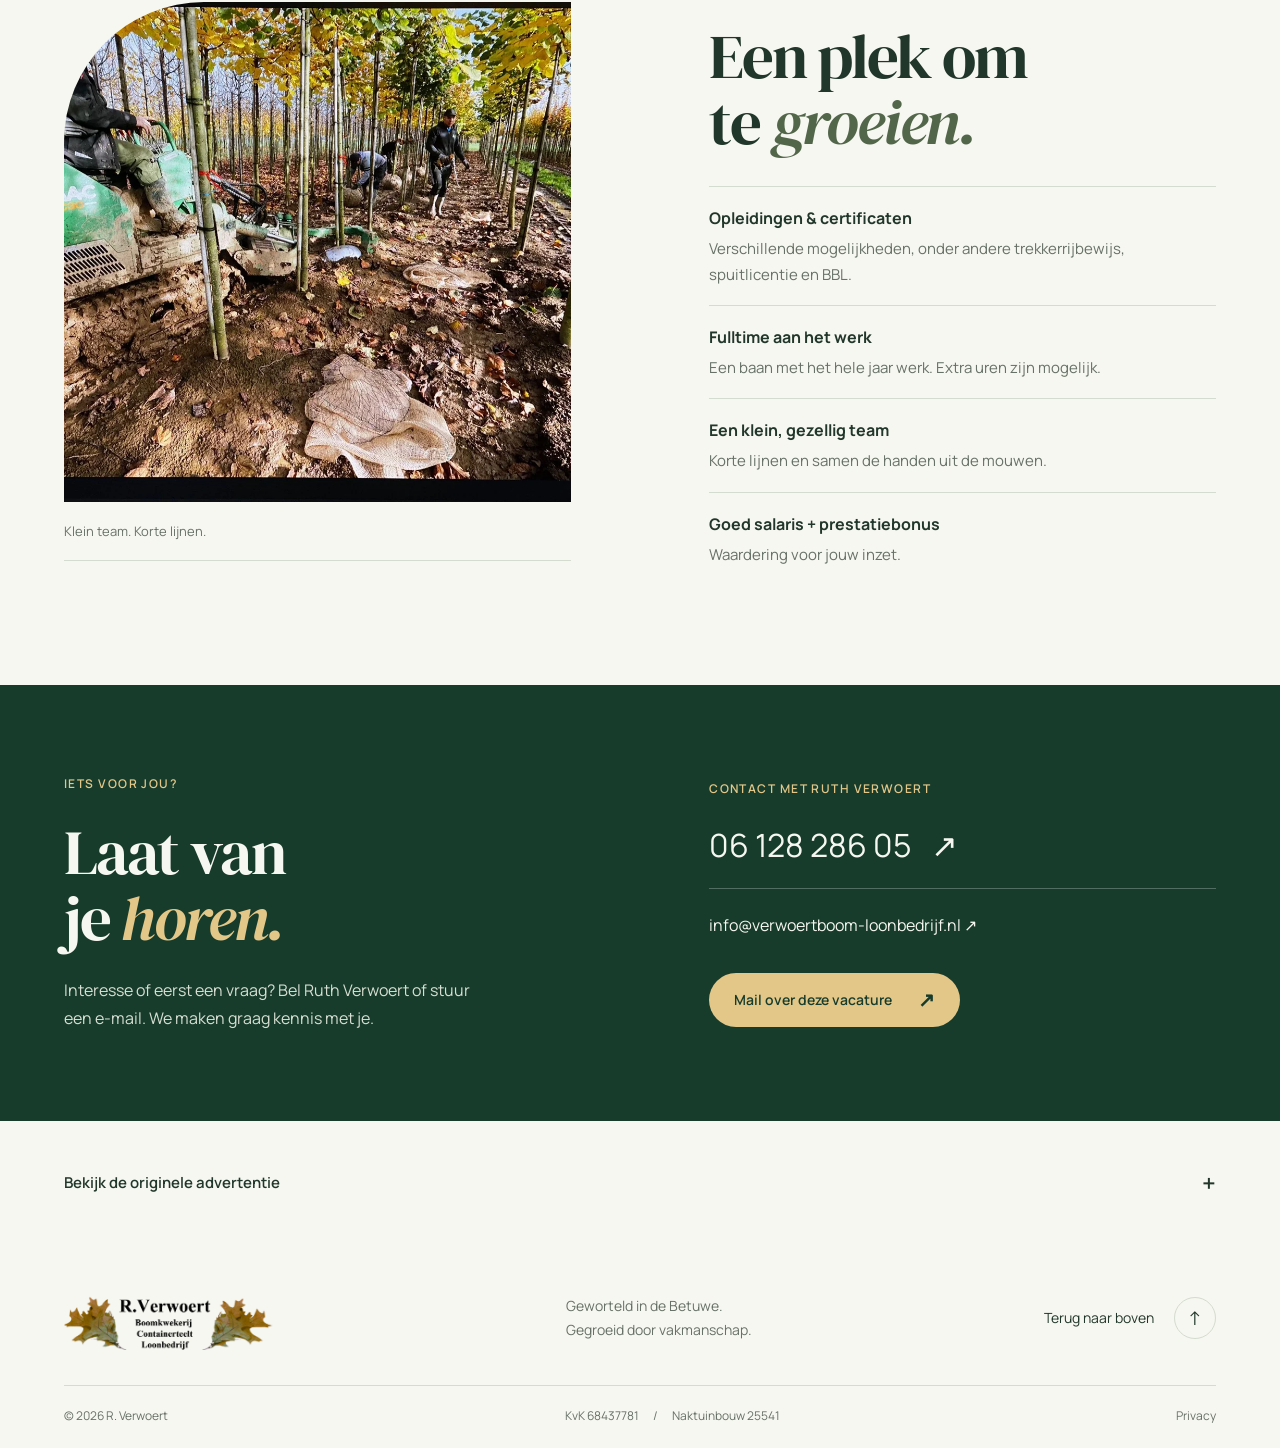
<file: site/vacature.html>
<!doctype html>
<html lang="nl">
  <head>
    <meta charset="utf-8" />
    <meta name="viewport" content="width=device-width, initial-scale=1" />
    <meta name="theme-color" content="#183c2c" />
    <meta
      name="description"
      content="Vacature Machinist Boomkwekerij in Herveld e.o. Fulltime werk, een klein team en ruimte om te leren. Bekijk de vacature en neem contact op met Ruth Verwoert."
    />
    <title>Vacature Machinist Boomkwekerij — R. Verwoert</title>
    <link rel="icon" href="assets/favicon.svg" type="image/svg+xml" />
    <link
      rel="preload"
      href="assets/manrope-variable.woff2"
      as="font"
      type="font/woff2"
      crossorigin
    />
    <link
      rel="preload"
      href="assets/dm-serif-normal.woff2"
      as="font"
      type="font/woff2"
      crossorigin
    />
    <link rel="stylesheet" href="styles.css?v=20260918" />
    <script src="script.js?v=20260918" defer></script>
  </head>
  <body>
    <a class="skip-link" href="#main">Direct naar inhoud</a>
    <header class="site-header">
      <a class="wordmark" href="./" aria-label="R. Verwoert, home">
        <img
          class="wordmark-logo"
          src="assets/verwoert-logo.png"
          alt="R. Verwoert — Boomkwekerij en Loonbedrijf"
          width="480"
          height="143"
        />
      </a>
      <button
        class="menu-toggle"
        aria-expanded="false"
        aria-controls="main-nav"
      >
        <span class="menu-label">Menu</span
        ><span class="menu-lines" aria-hidden="true"></span>
      </button>
      <nav class="main-nav" id="main-nav" aria-label="Hoofdnavigatie">
        <a href="boomkwekerij.html">Boomkwekerij</a
        ><a href="containerteelt.html">Containerteelt</a
        ><a href="vacature.html" aria-current="page">Vacature</a
        ><a href="index.html#over-ons">Over ons</a
        ><a href="index.html#in-beeld">In beeld</a
        ><a class="button button-dark nav-contact" href="index.html#contact"
          >Neem contact op <span aria-hidden="true">↗</span></a
        >
      </nav>
    </header>
    <main id="main">
      <section class="container vacancy-hero" aria-labelledby="vacancy-title">
        <div class="vacancy-intro">
          <div class="breadcrumb">
            <a href="./">Home</a><span aria-hidden="true">/</span
            ><span>Vacature</span>
          </div>
          <p class="eyebrow">WERKEN BIJ R. VERWOERT</p>
          <h1 id="vacancy-title">Machinist<br /><em>Boomkwekerij.</em></h1>
          <ul class="job-facts" aria-label="De vacature in het kort">
            <li>Fulltime</li>
            <li>Herveld e.o.</li>
            <li>Het hele jaar werk</li>
          </ul>
          <p class="vacancy-lead">
            Hou je van werken op machines en aanpakken? Werk je graag met bomen
            en in een klein, gezellig team? Dan zoeken wij jou!
          </p>
          <div class="vacancy-actions">
            <a class="button button-dark" href="#solliciteren"
              >Ik heb interesse <span aria-hidden="true">↗</span></a
            ><a class="text-link" href="#jouw-werk"
              >Ontdek het werk <span aria-hidden="true">↓</span></a
            >
          </div>
        </div>
        <figure class="vacancy-photo">
          <img
            src="assets/foto-01-transport.webp"
            alt="Trekker met een aanhanger vol gerooide bomen op onze kwekerij"
            width="1280"
            height="960"
            fetchpriority="high"
          />
          <figcaption>
            <span>BUITEN AAN HET WERK</span
            ><strong>Tussen de bomen.<br />Op jouw plek.</strong>
          </figcaption>
        </figure>
      </section>
      <section class="vacancy-work" id="jouw-werk" aria-labelledby="work-title">
        <div class="container vacancy-work-grid">
          <div class="vacancy-work-intro">
            <p class="eyebrow">JOUW WERK</p>
            <h2 id="work-title">Met de seizoenen<br /><em>mee.</em></h2>
            <p>
              Wij zijn een boomkwekerij in Herveld met vollegrond én
              containerteelt. Je werkt mee op de kwekerij, met machines en met
              bomen. Afwisselende taken, elke dag anders.
            </p>
            <p class="vacancy-learning">
              Ervaring is handig,<br /><strong
                >maar alles valt te leren.</strong
              >
            </p>
          </div>
          <div class="vacancy-tasks">
            <article>
              <span class="eyebrow">01 / WINTER</span>
              <h3>Op de rooimachine</h3>
              <p>
                In de winter werk je op de rooimachine en rooi je bomen op de
                kwekerij.
              </p>
            </article>
            <article>
              <span class="eyebrow">02 / ZOMER</span>
              <h3>Op de trekker</h3>
              <p>
                In de zomer ga je met de trekker aan het werk tussen de bomen.
              </p>
            </article>
            <article>
              <span class="eyebrow">03 / ELKE DAG</span>
              <h3>Samen aanpakken</h3>
              <p>
                Je zet bestellingen klaar en pakt de afwisselende werkzaamheden
                op de kwekerij mee.
              </p>
            </article>
          </div>
        </div>
      </section>
      <section
        class="section container vacancy-offer"
        aria-labelledby="offer-title"
      >
        <figure class="vacancy-team-photo">
          <img
            src="assets/foto-02-rooien.webp"
            alt="Ons team aan het werk met de rooimachine tussen de bomen"
            width="1280"
            height="960"
            loading="lazy"
          />
          <figcaption>Klein team. Korte lijnen.</figcaption>
        </figure>
        <div>
          <p class="eyebrow">WAT JIJ KRIJGT</p>
          <h2 id="offer-title">Een plek om<br />te <em>groeien.</em></h2>
          <ul class="vacancy-benefits">
            <li>
              <strong>Opleidingen & certificaten</strong
              ><span
                >Verschillende mogelijkheden, onder andere trekkerrijbewijs,
                spuitlicentie en BBL.</span
              >
            </li>
            <li>
              <strong>Fulltime aan het werk</strong
              ><span
                >Een baan met het hele jaar werk. Extra uren zijn
                mogelijk.</span
              >
            </li>
            <li>
              <strong>Een klein, gezellig team</strong
              ><span>Korte lijnen en samen de handen uit de mouwen.</span>
            </li>
            <li>
              <strong>Goed salaris + prestatiebonus</strong
              ><span>Waardering voor jouw inzet.</span>
            </li>
          </ul>
        </div>
      </section>
      <section
        class="vacancy-apply"
        id="solliciteren"
        aria-labelledby="apply-title"
      >
        <div class="container vacancy-apply-grid">
          <div>
            <p class="eyebrow light">IETS VOOR JOU?</p>
            <h2 id="apply-title">Laat van<br />je <em>horen.</em></h2>
            <p>
              Interesse of eerst een vraag? Bel Ruth Verwoert of stuur een
              e-mail. We maken graag kennis met je.
            </p>
          </div>
          <div class="vacancy-contact">
            <span class="eyebrow light">CONTACT MET RUTH VERWOERT</span
            ><a class="vacancy-phone" href="tel:+31612828605"
              >06 128 286 05 <span aria-hidden="true">↗</span></a
            ><a
              class="vacancy-email"
              href="mailto:info@verwoertboom-loonbedrijf.nl?subject=Sollicitatie%20Machinist%20Boomkwekerij"
              >info@verwoertboom-<wbr />loonbedrijf.nl
              <span aria-hidden="true">↗</span></a
            ><a
              class="button"
              href="mailto:info@verwoertboom-loonbedrijf.nl?subject=Sollicitatie%20Machinist%20Boomkwekerij"
              >Mail over deze vacature <span aria-hidden="true">↗</span></a
            >
          </div>
        </div>
      </section>
      <section
        class="container vacancy-original"
        aria-label="Originele vacatureadvertentie"
      >
        <details>
          <summary>
            Bekijk de originele advertentie <span aria-hidden="true"></span>
          </summary>
          <div class="vacancy-poster">
            <img
              src="assets/vacature-machinist-boomkwekerij.jpg"
              alt="Originele vacatureadvertentie Machinist Boomkwekerij. De werkzaamheden, arbeidsvoorwaarden en contactgegevens staan hierboven uitgeschreven."
              width="904"
              height="1280"
              loading="lazy"
            /><a
              class="text-link"
              href="assets/vacature-machinist-boomkwekerij.jpg"
              download="Vacature-Machinist-Boomkwekerij-R-Verwoert.jpg"
              >Download de advertentie <span aria-hidden="true">↓</span></a
            >
          </div>
        </details>
      </section>
    </main>
    <footer class="site-footer">
      <div class="container footer-top">
        <a class="wordmark" href="./" aria-label="R. Verwoert, home">
          <img
            class="wordmark-logo"
            src="assets/verwoert-logo.png"
            alt="R. Verwoert — Boomkwekerij en Loonbedrijf"
            width="480"
            height="143"
          />
        </a>
        <p>Geworteld in de Betuwe.<br />Gegroeid door vakmanschap.</p>
        <a class="back-top" href="#" aria-label="Terug naar boven"
          >Terug naar boven <span aria-hidden="true">↑</span></a
        >
      </div>
      <div class="container footer-bottom">
        <span>© <span data-year>2026</span> R. Verwoert</span
        ><span
          >KvK 68437781 <span class="footer-separator">/</span> Naktuinbouw
          25541</span
        ><a href="privacy.html">Privacy</a>
      </div>
    </footer>
  </body>
</html>
</file>
<file: site/styles.css>
@font-face {
  font-family: Manrope;
  src: url("assets/manrope-variable.woff2") format("woff2");
  font-style: normal;
  font-weight: 200 800;
  font-display: swap;
}
@font-face {
  font-family: "DM Serif";
  src: url("assets/dm-serif-normal.woff2") format("woff2");
  font-style: normal;
  font-weight: 400;
  font-display: swap;
}
@font-face {
  font-family: "DM Serif";
  src: url("assets/dm-serif-italic.woff2") format("woff2");
  font-style: italic;
  font-weight: 400;
  font-display: swap;
}
:root {
  --forest: #183c2c;
  --forest-deep: #102c20;
  --green: #52664a;
  --gold: #ae8037;
  --lime: #e2c788;
  --ink: #22372b;
  --muted: #677167;
  --paper: #f6f7f0;
  --line: #d4dbcf;
  --white: #fff;
  --gutter: clamp(22px, 5vw, 80px);
}
* {
  box-sizing: border-box;
}
html {
  scroll-behavior: smooth;
  scroll-padding-top: 35px;
}
body {
  margin: 0;
  background: var(--paper);
  color: var(--ink);
  font:
    16px/1.75 Manrope,
    Arial,
    sans-serif;
  -webkit-font-smoothing: antialiased;
}
body.menu-open {
  overflow: hidden;
}
a {
  color: inherit;
  text-decoration: none;
}
button,
input,
textarea {
  font: inherit;
}
button {
  cursor: pointer;
}
img {
  display: block;
  max-width: 100%;
}
h1,
h2,
h3,
p,
figure {
  margin: 0;
}
h1,
h2 {
  font-family: "DM Serif", Georgia, serif;
  font-weight: 400;
  line-height: 1.06;
  letter-spacing: -0.035em;
}
h1 {
  font-size: clamp(3.5rem, 6.3vw, 6.6rem);
}
h2 {
  font-size: clamp(2.8rem, 4.9vw, 4.8rem);
}
h3 {
  font-size: 1.4rem;
  line-height: 1.25;
  font-weight: 600;
  letter-spacing: -0.035em;
}
h1 em,
h2 em {
  font-weight: 400;
  color: var(--green);
}
a,
button {
  -webkit-tap-highlight-color: transparent;
}
a:focus-visible,
button:focus-visible {
  outline: 3px solid var(--gold);
  outline-offset: 6px;
}
.container {
  max-width: 1560px;
  width: 100%;
  padding-inline: var(--gutter);
  margin-inline: auto;
}
.section {
  padding-block: clamp(64px, 7.8vw, 116px);
}
.text-green {
  color: var(--green);
}
.eyebrow {
  font-size: 0.75rem;
  line-height: 1.7;
  font-weight: 600;
  letter-spacing: 0.12em;
  color: var(--green);
  margin-bottom: 24px;
}
.eyebrow.light {
  color: var(--lime);
}
.skip-link {
  position: fixed;
  top: -100px;
  left: 20px;
  z-index: 100;
  background: var(--lime);
  padding: 12px 20px;
}
.skip-link:focus {
  top: 10px;
}
/* A centered masthead gives the original business identity room. */
.site-header {
  position: relative;
  z-index: 30;
  min-height: 128px;
  margin-inline: auto;
  padding: 22px var(--gutter);
  display: flex;
  align-items: center;
  justify-content: space-between;
  gap: 24px;
  background: var(--paper);
  border-bottom: 1px solid var(--line);
}
.site-header > .wordmark {
  position: absolute;
  left: 50%;
  top: 50%;
  transform: translate(-50%, -50%);
}
.wordmark {
  display: inline-flex;
  flex-shrink: 0;
}
.wordmark-logo {
  width: 216px;
  height: auto;
}
.main-nav {
  display: flex;
  width: 100%;
  align-items: center;
  gap: 32px;
}
.main-nav > a {
  font-size: 0.875rem;
  font-weight: 600;
  white-space: nowrap;
  padding: 10px 0;
  position: relative;
}
.main-nav > a:nth-child(4) {
  margin-left: auto;
}
.main-nav > a:not(.button)::after {
  content: "";
  position: absolute;
  bottom: 3px;
  left: 0;
  width: 100%;
  height: 1px;
  background: var(--gold);
  transform: scaleX(0);
  transform-origin: left;
  transition: transform 0.25s;
}
.main-nav > a:hover::after,
.main-nav > a[aria-current="page"]::after {
  transform: scaleX(1);
}
.button {
  display: inline-flex;
  align-items: center;
  justify-content: space-between;
  gap: 26px;
  min-height: 54px;
  padding: 14px 24px;
  font-size: 0.875rem;
  line-height: 1.55;
  font-weight: 600;
  border: 1px solid transparent;
  border-radius: 100px;
  transition:
    background 0.2s,
    transform 0.2s;
}
.button > span {
  font-size: 1.25rem;
  line-height: 1;
}
.button:hover {
  transform: translateY(-2px);
}
.button-dark,
.button-lime {
  background: var(--forest);
  color: var(--paper);
}
.button-dark:hover,
.button-lime:hover {
  background: #30573e;
}
.button-outline {
  color: var(--paper);
  border-color: #a8b7a1;
}
.site-header .nav-contact {
  background: transparent;
  color: var(--forest);
  padding: 10px 0 10px 10px;
  min-height: 44px;
  gap: 14px;
  border-radius: 0;
}
.nav-contact > span {
  width: 34px;
  height: 34px;
  display: grid;
  place-items: center;
  border: 1px solid #b6c1af;
  border-radius: 50%;
}
.menu-toggle {
  display: none;
}
/* Opening spread: editorial type, arched nursery photo, and a working inset. */
.field-hero {
  display: grid;
  grid-template-columns: 1fr 1.04fr;
  column-gap: 7%;
  padding-top: 62px;
  position: relative;
}
.field-intro {
  align-self: center;
  padding-bottom: 45px;
  position: relative;
  z-index: 2;
}
.field-intro .eyebrow {
  font-size: 0.6875rem;
  letter-spacing: 0.115em;
  margin-bottom: 27px;
}
.field-hero h1 {
  font-size: clamp(5rem, 8.15vw, 8.2rem);
  line-height: 0.99;
  letter-spacing: -0.045em;
}
.field-hero h1 em {
  color: var(--forest);
}
.hero-subtitle {
  font-size: 1.4rem;
  letter-spacing: -0.035em;
  line-height: 1.5;
  margin-top: 27px;
  color: var(--forest);
}
.hero-intro {
  max-width: 355px;
  margin-top: 16px;
  margin-bottom: 27px;
  color: var(--muted);
  font-size: 1rem;
}
.field-composition {
  position: relative;
  min-width: 0;
  padding-right: 0;
  padding-bottom: 65px;
}
.field-main-photo {
  position: relative;
  height: 550px;
  overflow: hidden;
  border-radius: 200px 0 0 0;
}
.field-main-photo img {
  width: 100%;
  height: 100%;
  object-fit: cover;
  object-position: 59% center;
}
.field-main-photo figcaption {
  position: absolute;
  left: 27px;
  top: 50%;
  writing-mode: vertical-rl;
  transform: rotate(180deg);
  font-size: 0.625rem;
  font-weight: 600;
  letter-spacing: 0.18em;
  color: white;
  text-shadow: 0 1px 8px #102c20;
}
.field-inset {
  position: absolute;
  right: 32px;
  bottom: 0;
  width: 48%;
  padding: 10px;
  background: var(--paper);
  transform: rotate(3deg);
}
.field-inset img {
  width: 100%;
  height: auto;
  aspect-ratio: 1.45;
  object-fit: cover;
}
.field-inset figcaption {
  font-family: "DM Serif", Georgia, serif;
  font-size: 1.25rem;
  line-height: 1.3;
  padding: 8px 3px 2px;
}
.field-seal {
  position: absolute;
  left: -49px;
  bottom: 77px;
  background: #ddc58b;
  color: var(--forest-deep);
  border-radius: 50%;
  width: 142px;
  height: 142px;
  display: flex;
  flex-direction: column;
  align-items: center;
  justify-content: center;
  gap: 9px;
  transform: rotate(-9deg);
  box-shadow: 0 0 0 8px var(--paper);
}
.field-seal span {
  font-size: 0.5625rem;
  letter-spacing: 0.14em;
  font-weight: 700;
}
.field-seal strong {
  font-family: "DM Serif", Georgia, serif;
  font-weight: 400;
  font-size: 2rem;
  line-height: 0.98;
  text-align: center;
}
.field-index {
  grid-column: 1/-1;
  display: grid;
  grid-template-columns: repeat(3, minmax(0, 1fr));
  border-top: 1px solid var(--line);
  border-bottom: 1px solid var(--line);
  margin-top: 44px;
}
.field-index a {
  display: flex;
  align-items: center;
  gap: 23px;
  padding: 23px 28px 23px 0;
  font-size: 0.875rem;
  font-weight: 600;
  transition: color 0.2s;
}
.field-index a + a {
  padding-left: 28px;
  border-left: 1px solid var(--line);
}
.field-index a > span:first-child {
  font-size: 0.75rem;
  font-weight: 400;
  color: var(--gold);
}
.field-index a > span:last-child {
  font-size: 1.25rem;
  margin-left: auto;
  font-weight: 400;
}
.field-index a:hover {
  color: var(--gold);
}
/* Open service rows, closer to a grower's catalogue than a grid of cards. */
.section-heading {
  display: flex;
  justify-content: space-between;
  align-items: flex-end;
  gap: 45px;
  margin-bottom: 46px;
}
.section-heading > p {
  color: var(--muted);
  font-size: 1rem;
  max-width: 380px;
}
.section-heading h2 em {
  white-space: nowrap;
}
.service-list {
  border-top: 1px solid var(--line);
}
.service-row {
  display: grid;
  grid-template-columns: 36px 1fr 1.05fr 210px 44px;
  align-items: center;
  gap: 28px;
  border-bottom: 1px solid var(--line);
  padding: 32px 0;
  transition: background 0.3s;
}
.service-index {
  color: var(--gold);
  font-size: 0.75rem;
  align-self: start;
  padding-top: 10px;
}
.service-category {
  font-size: 0.625rem;
  letter-spacing: 0.13em;
  color: var(--muted);
  font-weight: 600;
  display: block;
  margin-bottom: 10px;
}
.service-title h3 {
  font-family: "DM Serif", Georgia, serif;
  font-size: clamp(1.8rem, 2.85vw, 2.75rem);
  font-weight: 400;
  line-height: 1.07;
  letter-spacing: -0.025em;
}
.service-description p {
  font-size: 1rem;
  line-height: 1.7;
  color: var(--muted);
}
.service-description > span {
  display: inline-block;
  font-size: 0.875rem;
  margin-top: 15px;
  border-bottom: 1px solid #a3b09b;
  padding-bottom: 2px;
  font-weight: 500;
}
.service-row > img {
  width: 100%;
  height: 150px;
  object-fit: cover;
  transition: filter 0.3s;
}
.row-arrow {
  width: 44px;
  height: 44px;
  border: 1px solid #b6c1af;
  border-radius: 50%;
  display: grid;
  place-items: center;
  font-size: 1.4rem;
  transition:
    background 0.3s,
    color 0.3s;
}
.service-row:hover .row-arrow {
  background: var(--forest);
  color: var(--white);
  border-color: var(--forest);
}
.service-row:hover .service-title {
  color: var(--green);
}
/* The company's own promise is the centre of the story. */
.about-section {
  background: var(--forest);
  color: var(--paper);
  padding-block: 85px 25px;
}
.about-layout {
  display: grid;
  grid-template-columns: 1.12fr 1fr;
  gap: 50px 8%;
}
.about-content h2 {
  font-size: clamp(3.5rem, 6.4vw, 6.3rem);
  line-height: 1.02;
}
.about-content h2 em {
  color: var(--lime);
}
.about-lead {
  font-size: 1.15rem;
  line-height: 1.6;
  margin-top: 28px;
  color: #f0f2e9;
}
.about-story {
  max-width: 460px;
  margin-top: 24px;
  color: #c5d0c1;
  font-size: 1rem;
}
.about-story p + p {
  margin-top: 17px;
}
.text-link {
  display: inline-flex;
  align-items: center;
  gap: 28px;
  font-size: 0.875rem;
  font-weight: 600;
  border-bottom: 1px solid #a7b19f;
  padding-bottom: 7px;
}
.text-link > span {
  font-size: 1.2rem;
}
.light-link {
  margin-top: 28px;
  color: var(--paper);
  border-color: #778e74;
}
.about-photo {
  position: relative;
  align-self: center;
  min-width: 0;
  margin-top: 55px;
  padding-bottom: 95px;
}
.about-photo > img {
  width: 100%;
  height: 500px;
  object-fit: cover;
  border-radius: 0 0 170px 0;
}
.about-photo figcaption {
  position: absolute;
  left: -38px;
  bottom: 38px;
  width: 87%;
  background: var(--paper);
  color: var(--forest);
  padding: 25px 30px;
  box-shadow: 0 0 0 9px var(--forest);
}
.about-photo figcaption strong {
  font-family: "DM Serif", Georgia, serif;
  display: block;
  font-weight: 400;
  font-size: 1.7rem;
  line-height: 1.4;
}
.about-photo figcaption span {
  font-size: 0.75rem;
  color: var(--muted);
}
.about-footnote {
  grid-column: 1/-1;
  border-top: 1px solid #ffffff26;
  padding-top: 23px;
  display: flex;
  justify-content: space-between;
  gap: 20px;
  font-size: 0.625rem;
  letter-spacing: 0.14em;
  color: #afc0aa;
}
/* An asymmetric photographic spread. */
.gallery-section .section-heading h2 {
  font-size: clamp(2.6rem, 4.6vw, 4.6rem);
}
.gallery-grid {
  display: grid;
  grid-template-columns: repeat(12, minmax(0, 1fr));
  grid-template-rows: 245px 265px;
  gap: 22px;
}
.gallery-item {
  position: relative;
  border: 0;
  padding: 0;
  background: var(--forest);
  overflow: hidden;
  min-width: 0;
  isolation: isolate;
  text-align: left;
}
.gallery-item:nth-child(1) {
  grid-column: 1/7;
  grid-row: 1/3;
}
.gallery-item:nth-child(2) {
  grid-column: 7/13;
  grid-row: 1;
}
.gallery-item:nth-child(3) {
  grid-column: 7/10;
  grid-row: 2;
}
.gallery-item:nth-child(4) {
  grid-column: 10/13;
  grid-row: 2;
}
.gallery-item img {
  width: 100%;
  height: 100%;
  object-fit: cover;
  transition: transform 0.6s;
}
.gallery-item::after {
  content: "";
  position: absolute;
  inset: 45% 0 0;
  background: linear-gradient(transparent, #102c20c9);
}
.gallery-item > span {
  position: absolute;
  left: 23px;
  right: 23px;
  bottom: 22px;
  display: flex;
  align-items: center;
  justify-content: space-between;
  gap: 10px;
  font-size: 0.875rem;
  line-height: 1.6;
  font-weight: 500;
  color: var(--white);
  z-index: 1;
}
.gallery-item > span > span {
  font-size: 1.25rem;
}
.gallery-item:hover img {
  transform: scale(1.04);
}
/* A horizontal photo journal, with the full portrait and landscape frames. */
.photo-section {
  border-top: 1px solid var(--line);
}
.photo-slider {
  --photo-height: clamp(340px, 36vw, 470px);
  min-width: 0;
}
.photo-journal {
  display: flex;
  align-items: center;
  gap: 28px;
  overflow-x: auto;
  overscroll-behavior-x: contain;
  scroll-snap-type: x mandatory;
  scrollbar-width: thin;
  scrollbar-color: var(--green) var(--line);
  padding: 8px 6px 12px;
  margin-inline: -6px;
}
.photo-journal:focus-visible {
  outline: 2px solid var(--gold);
  outline-offset: 6px;
}
.is-enhanced .photo-journal {
  scrollbar-width: none;
}
.is-enhanced .photo-journal::-webkit-scrollbar {
  display: none;
}
.photo-card {
  flex: 0 0 auto;
  width: calc(var(--photo-height) * var(--photo-ratio, 0.75));
  max-width: 88%;
  padding: 0;
  margin: 0;
  border: 0;
  background: transparent;
  color: var(--forest);
  text-align: left;
  scroll-snap-align: start;
  scroll-margin-left: 6px;
}
.photo-card img {
  width: 100%;
  height: auto;
  border-radius: 3px;
}
.photo-card > span {
  display: flex;
  justify-content: space-between;
  align-items: center;
  gap: 15px;
  padding: 18px 0 12px;
  border-bottom: 1px solid var(--line);
  font-size: 0.875rem;
  line-height: 1.6;
  transition:
    color 0.3s,
    border-color 0.3s;
}
.photo-card > span > span {
  display: grid;
  place-items: center;
  flex-shrink: 0;
  width: 34px;
  height: 34px;
  border: 1px solid var(--line);
  border-radius: 50%;
  font-size: 1.125rem;
  transition:
    background 0.3s,
    color 0.3s,
    transform 0.3s;
}
.photo-card:hover > span {
  color: var(--gold);
  border-bottom-color: var(--gold);
}
.photo-card:hover > span > span {
  background: var(--forest);
  border-color: var(--forest);
  color: var(--paper);
  transform: rotate(45deg);
}
.slider-toolbar {
  display: flex;
  align-items: center;
  gap: 28px;
  margin-top: 25px;
}
.slider-toolbar[hidden] {
  display: none;
}
.slider-count {
  min-width: 100px;
  font-size: 0.875rem;
  font-variant-numeric: tabular-nums;
  color: var(--forest);
}
.slider-progress {
  height: 2px;
  flex: 1;
  background: var(--line);
  overflow: hidden;
}
.slider-progress span {
  display: block;
  height: 100%;
  background: var(--forest);
  transform-origin: left;
}
.slider-arrows {
  display: flex;
  gap: 10px;
}
.slider-arrows button {
  display: grid;
  place-items: center;
  width: 54px;
  height: 54px;
  padding: 0;
  border: 1px solid var(--forest);
  border-radius: 50%;
  background: var(--forest);
  color: var(--paper);
  font-size: 1.5rem;
  transition:
    background 0.3s,
    color 0.3s,
    transform 0.3s,
    opacity 0.3s;
}
.slider-arrows button:disabled {
  background: transparent;
  color: var(--forest);
  border-color: var(--line);
  opacity: 0.35;
  cursor: default;
}
.slider-arrows button:not(:disabled):hover {
  background: var(--green);
  transform: translateY(-2px);
}
.slider-hint {
  margin-top: 20px;
  font-size: 0.75rem;
  color: var(--muted);
}
.gallery-links {
  display: flex;
  flex-wrap: wrap;
  justify-content: space-between;
  gap: 16px 35px;
  margin-top: 32px;
}
.detail-actions {
  display: flex;
  flex-direction: column;
  align-items: flex-start;
  gap: 20px;
}
.cultivation-link {
  display: flex;
  align-items: center;
  justify-content: space-between;
  gap: 40px;
  border-top: 1px solid var(--line);
}
.cultivation-link h2 {
  font-size: clamp(2.3rem, 4vw, 4rem);
}
.cultivation-link p:not(.eyebrow) {
  max-width: 580px;
  margin-top: 24px;
  color: var(--muted);
}
.cultivation-link .button {
  flex-shrink: 0;
}
/* Warm leaf colour closes the page with personal contact. */
.contact-section {
  background: #dfca97;
  color: var(--forest-deep);
  padding-block: 80px 55px;
}
.contact-top {
  display: grid;
  grid-template-columns: 1.3fr 1fr;
  gap: 70px;
  align-items: center;
  margin-bottom: 54px;
}
.contact-top h2 {
  font-size: clamp(3rem, 6.7vw, 6.6rem);
  line-height: 1.02;
}
.contact-top h2 em {
  color: var(--forest);
}
.contact-section .eyebrow {
  color: #536043;
}
.contact-intro {
  max-width: 385px;
  justify-self: end;
}
.contact-intro p {
  color: #46533c;
  font-size: 1rem;
  margin-bottom: 25px;
}
.contact-grid {
  display: grid;
  grid-template-columns: 1fr 1.3fr 1.15fr;
  border-top: 1px solid #183c2c44;
}
.contact-item {
  display: flex;
  flex-direction: column;
  align-items: flex-start;
  padding-top: 27px;
  min-width: 0;
}
.contact-item + .contact-item {
  margin-left: 20px;
  padding-left: 24px;
  border-left: 1px solid #183c2c33;
}
.contact-label {
  display: block;
  font-size: 0.6875rem;
  letter-spacing: 0.12em;
  color: #526044;
  margin-bottom: 15px;
}
.contact-item strong {
  font-size: clamp(1rem, 1.5vw, 1.3rem);
  line-height: 1.6;
  font-weight: 500;
  letter-spacing: -0.025em;
  margin-bottom: 18px;
}
.contact-item:first-child strong {
  font-family: "DM Serif", Georgia, serif;
  font-size: 2rem;
  line-height: 1.25;
  font-weight: 400;
}
.contact-item > span:last-child {
  display: flex;
  align-items: center;
  gap: 20px;
  font-size: 0.875rem;
  margin-top: auto;
}
.contact-item > span:last-child > span {
  font-size: 1.2rem;
}
.contact-item:hover strong {
  text-decoration: underline;
  text-underline-offset: 5px;
}
.email-address {
  overflow-wrap: anywhere;
}
.site-footer {
  background: var(--paper);
  padding-block: 42px 22px;
}
.footer-top {
  display: flex;
  align-items: center;
  justify-content: space-between;
  gap: 30px;
  padding-bottom: 35px;
}
.footer-top .wordmark-logo {
  width: 210px;
}
.footer-top > p {
  color: var(--muted);
  font-size: 0.875rem;
}
.back-top {
  display: flex;
  align-items: center;
  gap: 20px;
  font-size: 0.875rem;
}
.back-top > span {
  width: 42px;
  height: 42px;
  border: 1px solid var(--line);
  border-radius: 50%;
  display: grid;
  place-items: center;
  font-size: 1.2rem;
}
.footer-bottom {
  position: relative;
  display: flex;
  justify-content: space-between;
  gap: 25px;
  flex-wrap: wrap;
  padding-top: 20px;
  font-size: 0.75rem;
  color: var(--muted);
}
.footer-bottom::before {
  content: "";
  position: absolute;
  top: 0;
  left: var(--gutter);
  right: var(--gutter);
  height: 1px;
  background: var(--line);
}
.footer-separator {
  margin-inline: 12px;
}
/* Service pages follow the same typography, framing and colour rhythm. */
.detail-hero {
  display: grid;
  grid-template-columns: 1.12fr 1fr;
  gap: 6%;
  max-width: 1560px;
  margin-inline: auto;
  padding: 60px var(--gutter) 75px;
  align-items: center;
}
.breadcrumb {
  display: flex;
  align-items: center;
  gap: 12px;
  font-size: 0.75rem;
  color: var(--muted);
  margin-bottom: 45px;
}
.breadcrumb a:hover {
  color: var(--gold);
}
.detail-intro {
  min-width: 0;
}
.detail-intro .eyebrow {
  color: var(--green);
}
.detail-intro h1 {
  font-size: clamp(3.3rem, 5.8vw, 5.8rem);
  line-height: 1.05;
  letter-spacing: -0.04em;
  margin-bottom: 25px;
}
.detail-intro > p:not(.eyebrow) {
  font-size: 1rem;
  color: var(--muted);
  max-width: 455px;
  margin-bottom: 26px;
}
.detail-photo {
  height: 530px;
  overflow: hidden;
  border-radius: 160px 0 0 0;
}
.detail-photo img {
  width: 100%;
  height: 100%;
  object-fit: cover;
}
.detail-layout {
  display: grid;
  grid-template-columns: 1fr 1.05fr;
  gap: 9%;
  border-top: 1px solid var(--line);
}
.detail-layout > div > p:not(.eyebrow) {
  color: var(--muted);
  font-size: 1rem;
  margin-top: 24px;
  max-width: 460px;
}
.feature-list {
  border-top: 1px solid var(--line);
}
.feature {
  display: grid;
  grid-template-columns: 32px 1fr;
  gap: 20px;
  padding-block: 25px;
  border-bottom: 1px solid var(--line);
}
.feature > span {
  font-size: 0.75rem;
  color: var(--gold);
  padding-top: 4px;
}
.feature h3 {
  font-size: 1.3rem;
  margin-bottom: 10px;
}
.feature p {
  font-size: 1rem;
  color: var(--muted);
}
.wide-feature {
  display: grid;
  grid-template-columns: 1fr 1fr;
  gap: 6%;
  align-items: center;
  background: #e5eadc;
  padding: 50px;
  margin-inline: var(--gutter);
  max-width: 1400px;
}
.wide-feature > img {
  height: 430px;
  width: 100%;
  object-fit: cover;
}
.wide-feature h2 {
  font-size: clamp(2.6rem, 4.2vw, 4rem);
}
.wide-feature p:not(.eyebrow) {
  font-size: 1rem;
  color: var(--muted);
  margin-block: 23px;
}
.detail-inline-image {
  width: 100%;
  height: 100%;
  max-height: 450px;
  object-fit: cover;
}
.compact-contact .contact-top {
  margin-bottom: 0;
}
.compact-contact {
  margin-top: 60px;
}
.compact-contact h2 {
  font-size: clamp(2.8rem, 5vw, 5rem);
}
.privacy-content {
  max-width: 920px;
  padding-block: 65px 85px;
}
.privacy-content h1 {
  font-size: clamp(3rem, 5vw, 4.5rem);
  margin-bottom: 32px;
}
.privacy-content h2 {
  font-size: 1.8rem;
  margin-block: 30px 15px;
}
.privacy-content p {
  color: var(--muted);
  margin-bottom: 17px;
}
.privacy-content a:not(.button) {
  text-decoration: underline;
  text-underline-offset: 4px;
}
/* Native dialog keeps keyboard navigation and focus within enlarged photos. */
.lightbox {
  border: 0;
  background: transparent;
  color: var(--white);
  padding: 0;
  width: min(1200px, 95vw);
  max-width: none;
  max-height: 95svh;
  overflow: visible;
}
.lightbox::backdrop {
  background: #081b12f2;
  backdrop-filter: blur(8px);
}
.lightbox figure {
  margin: 52px 50px 10px;
}
.lightbox figure img {
  max-height: 77svh;
  max-width: 100%;
  width: auto;
  height: auto;
  object-fit: contain;
  margin: auto;
}
.lightbox figcaption {
  font-size: 0.875rem;
  text-align: center;
  padding: 15px;
}
.lightbox button {
  min-height: 44px;
  min-width: 44px;
  border: 1px solid #ffffff55;
  background: #183c2c99;
  color: var(--white);
  border-radius: 3px;
}
.lightbox-close {
  position: absolute;
  right: 0;
  top: 0;
  padding: 4px 14px;
  display: flex;
  gap: 18px;
  align-items: center;
  font-size: 0.875rem;
}
.lightbox-close span {
  font-size: 1.5rem;
}
.lightbox-prev,
.lightbox-next {
  position: absolute;
  top: 50%;
  transform: translateY(-50%);
  font-size: 1.4rem;
}
.lightbox-prev {
  left: 0;
}
.lightbox-next {
  right: 0;
}
body:has(.lightbox[open]) {
  overflow: hidden;
}
@media (min-width: 1560px) {
  .wide-feature {
    margin-inline: auto;
  }
  .site-header {
    padding-inline: max(var(--gutter), calc((100vw - 1400px) / 2));
  }
}
@media (max-width: 1200px) {
  .site-header {
    min-height: 110px;
  }
  .wordmark-logo {
    width: 190px;
  }
  .main-nav {
    gap: 24px;
  }
  .field-hero {
    column-gap: 6%;
    padding-top: 48px;
  }
  .field-main-photo {
    height: 505px;
    border-top-left-radius: 160px;
  }
  .field-hero h1 {
    font-size: 8.1vw;
  }
  .field-intro .eyebrow {
    font-size: 0.625rem;
  }
  .field-seal {
    width: 120px;
    height: 120px;
    left: -38px;
    bottom: 80px;
    gap: 7px;
  }
  .field-seal strong {
    font-size: 1.8rem;
  }
  .field-seal span {
    font-size: 0.5rem;
  }
  .field-inset {
    right: 15px;
    width: 55%;
  }
  .service-row {
    grid-template-columns: 24px 1fr 1fr 165px 38px;
    gap: 22px;
  }
  .service-row > img {
    height: 140px;
  }
  .row-arrow {
    width: 38px;
    height: 38px;
  }
  .service-description p {
    font-size: 0.9375rem;
  }
  .service-description > span {
    font-size: 0.8125rem;
  }
  .about-layout {
    column-gap: 8%;
  }
  .about-photo > img {
    height: 450px;
  }
  .about-photo figcaption {
    padding: 22px;
  }
  .gallery-grid {
    grid-template-rows: 230px 245px;
    gap: 16px;
  }
  .gallery-item > span {
    left: 18px;
    right: 18px;
    font-size: 0.8125rem;
  }
  .contact-top {
    gap: 50px;
  }
  .contact-item + .contact-item {
    margin-left: 14px;
    padding-left: 18px;
  }
  .contact-item > span:last-child {
    font-size: 0.8125rem;
  }
  .detail-photo {
    height: 490px;
  }
  .wide-feature {
    padding: 35px;
  }
}
@media (max-width: 1000px) {
  .site-header {
    min-height: 100px;
    padding-block: 20px;
  }
  .site-header > .wordmark {
    position: static;
    transform: none;
  }
  .wordmark-logo {
    width: 195px;
  }
  .menu-toggle {
    display: flex;
    align-items: center;
    gap: 13px;
    min-height: 44px;
    padding: 6px 0 6px 12px;
    background: none;
    border: 0;
    color: var(--forest);
    font-size: 0.875rem;
    font-weight: 600;
    z-index: 32;
  }
  .menu-lines {
    position: relative;
    width: 24px;
    height: 16px;
    border-top: 1.5px solid currentColor;
    border-bottom: 1.5px solid currentColor;
    transition: transform 0.2s;
  }
  .menu-lines::after {
    content: "";
    position: absolute;
    left: 0;
    right: 0;
    top: 6px;
    height: 1.5px;
    background: currentColor;
  }
  .menu-toggle[aria-expanded="true"] .menu-lines {
    transform: rotate(45deg);
    border: 0;
  }
  .menu-toggle[aria-expanded="true"] .menu-lines::after {
    top: 7px;
  }
  .menu-toggle[aria-expanded="true"] .menu-lines::before {
    content: "";
    position: absolute;
    left: 11px;
    top: -4px;
    width: 1.5px;
    height: 24px;
    background: currentColor;
  }
  .main-nav {
    display: none;
    position: absolute;
    left: 0;
    right: 0;
    top: 100%;
    background: var(--paper);
    padding: 18px var(--gutter) 30px;
    box-shadow: 0 18px 25px #132c2126;
    flex-direction: column;
    gap: 8px;
    align-items: stretch;
    max-height: calc(100svh - 90px);
    overflow: auto;
  }
  .main-nav.is-open {
    display: flex;
  }
  .main-nav > a {
    font-size: 1.15rem;
    padding-block: 12px;
  }
  .main-nav > a:nth-child(4) {
    margin-left: 0;
  }
  .site-header .nav-contact {
    background: var(--forest);
    color: var(--paper);
    padding: 12px 20px;
    margin-top: 10px;
    border-radius: 100px;
    font-size: 1rem;
  }
  .nav-contact > span {
    border: 0;
  }
  .field-main-photo {
    height: 480px;
  }
  .field-hero {
    column-gap: 5%;
  }
  .field-intro {
    padding-bottom: 38px;
  }
  .field-intro .eyebrow {
    max-width: 260px;
    line-height: 1.8;
    font-size: 0.625rem;
  }
  .field-hero h1 {
    font-size: 8.4vw;
  }
  .hero-subtitle {
    font-size: 1.2rem;
    margin-top: 23px;
  }
  .hero-intro {
    font-size: 0.9375rem;
    max-width: 310px;
  }
  .field-seal {
    bottom: 65px;
    width: 108px;
    height: 108px;
    left: -28px;
    gap: 6px;
  }
  .field-seal strong {
    font-size: 1.6rem;
  }
  .field-seal span {
    font-size: 0.4375rem;
  }
  .field-inset {
    right: 8px;
    width: 58%;
  }
  .field-inset figcaption {
    font-size: 1rem;
  }
  .field-index a {
    gap: 15px;
    padding-right: 20px;
  }
  .field-index a + a {
    padding-left: 20px;
  }
  .service-row {
    grid-template-columns: 25px minmax(180px, 1fr) 1.1fr 145px;
    gap: 20px;
    padding-block: 27px;
  }
  .service-row > .row-arrow {
    display: none;
  }
  .service-title h3 {
    font-size: 2rem;
  }
  .service-row > img {
    height: 150px;
  }
  .about-layout {
    gap: 40px 7%;
  }
  .about-content h2 {
    font-size: 4.6rem;
  }
  .about-photo {
    margin-top: 40px;
  }
  .about-photo > img {
    height: 440px;
  }
  .about-photo figcaption {
    left: -20px;
    width: 95%;
    padding: 22px 20px;
  }
  .about-photo figcaption span {
    font-size: 0.6875rem;
  }
  .gallery-grid {
    grid-template-rows: 210px 220px;
  }
  .gallery-item:nth-child(3) > span,
  .gallery-item:nth-child(4) > span {
    font-size: 0.75rem;
    left: 15px;
    right: 15px;
    bottom: 15px;
  }
  .section-heading > p {
    max-width: 315px;
  }
  .section-heading h2 {
    font-size: 3.2rem;
  }
  .gallery-section .section-heading {
    display: block;
  }
  .gallery-section .section-heading > p {
    margin-top: 20px;
    max-width: 480px;
  }
  .gallery-section .section-heading h2 {
    font-size: 3.5rem;
  }
  .contact-item:first-child strong {
    font-size: 1.6rem;
  }
  .contact-item strong {
    font-size: 0.95rem;
  }
  .contact-label {
    font-size: 0.625rem;
  }
  .footer-top .wordmark-logo {
    width: 185px;
  }
  .footer-top > p {
    font-size: 0.8125rem;
  }
  .detail-hero {
    padding-top: 42px;
    gap: 5%;
    grid-template-columns: 1.05fr 1fr;
  }
  .detail-intro h1 {
    font-size: 3.5rem;
  }
  .detail-photo {
    height: 490px;
    border-top-left-radius: 130px;
  }
  .detail-layout {
    gap: 6%;
  }
  .wide-feature {
    gap: 35px;
  }
  .wide-feature > img {
    height: 460px;
  }
  .wide-feature h2 {
    font-size: 2.8rem;
  }
}
@media (max-width: 760px) {
  .field-hero {
    grid-template-columns: 1fr;
    padding-top: 40px;
  }
  .field-intro {
    padding-bottom: 32px;
    max-width: 100%;
  }
  .field-intro .eyebrow {
    max-width: none;
    margin-bottom: 24px;
  }
  .field-hero h1 {
    font-size: clamp(4.8rem, 13vw, 6.5rem);
    line-height: 1;
  }
  .hero-subtitle {
    font-size: 1.25rem;
    margin-top: 20px;
  }
  .hero-intro {
    max-width: 420px;
    font-size: 1rem;
    line-height: 1.7;
  }
  .field-composition {
    margin-left: 16%;
    padding-bottom: 52px;
  }
  .field-main-photo {
    height: 450px;
    border-top-left-radius: 150px;
  }
  .field-inset {
    width: 47%;
    right: 23px;
    bottom: 0;
  }
  .field-inset figcaption {
    font-size: 1.1rem;
  }
  .field-seal {
    left: -52px;
    bottom: 88px;
    width: 118px;
    height: 118px;
    gap: 8px;
  }
  .field-seal strong {
    font-size: 1.8rem;
  }
  .field-seal span {
    font-size: 0.5rem;
  }
  .field-index {
    margin-top: 36px;
    grid-template-columns: 1fr;
  }
  .field-index a {
    padding: 15px 0;
    font-size: 1rem;
    gap: 20px;
  }
  .field-index a + a {
    padding-left: 0;
    border-left: 0;
    border-top: 1px solid var(--line);
  }
  .field-index a > span:first-child {
    width: 23px;
  }
  .section-heading {
    display: block;
    margin-bottom: 30px;
  }
  .section-heading > p {
    margin-top: 22px;
    max-width: 480px;
  }
  .section-heading h2 {
    font-size: 3.4rem;
  }
  .service-row {
    grid-template-columns: 30px 1fr 140px;
    gap: 16px 20px;
    padding-block: 25px;
  }
  .service-index {
    grid-column: 1;
    grid-row: 1;
  }
  .service-title {
    grid-column: 2;
    grid-row: 1;
  }
  .service-title h3 {
    font-size: 2.15rem;
  }
  .service-category {
    font-size: 0.5625rem;
    margin-bottom: 8px;
  }
  .service-description {
    grid-column: 2;
    grid-row: 2;
  }
  .service-description p {
    font-size: 1rem;
  }
  .service-description > span {
    font-size: 0.875rem;
  }
  .service-row > img {
    grid-column: 3;
    grid-row: 1/3;
    align-self: center;
    height: 185px;
  }
  .desktop-break {
    display: none;
  }
  .about-section {
    padding-top: 60px;
    padding-bottom: 24px;
  }
  .about-layout {
    grid-template-columns: 1fr;
    gap: 0;
  }
  .about-content h2 {
    font-size: clamp(4.1rem, 11vw, 5.6rem);
  }
  .about-story {
    max-width: 570px;
  }
  .about-lead {
    font-size: 1.15rem;
  }
  .about-photo {
    margin: 45px 0 20px 11%;
    padding-bottom: 70px;
  }
  .about-photo > img {
    height: 450px;
    border-bottom-right-radius: 130px;
  }
  .about-photo figcaption {
    left: -25px;
    bottom: 30px;
    width: 90%;
  }
  .about-photo figcaption strong {
    font-size: 1.7rem;
  }
  .about-photo figcaption span {
    font-size: 0.75rem;
  }
  .about-footnote {
    font-size: 0.5625rem;
    padding-top: 20px;
  }
  .gallery-section .section-heading h2 {
    font-size: 3.3rem;
  }
  .gallery-grid {
    grid-template-columns: repeat(2, minmax(0, 1fr));
    grid-template-rows: 340px 240px 260px;
    gap: 16px;
  }
  .gallery-item:nth-child(1) {
    grid-column: 1/3;
    grid-row: 1;
  }
  .gallery-item:nth-child(2) {
    grid-column: 1/3;
    grid-row: 2;
  }
  .gallery-item:nth-child(3) {
    grid-column: 1;
    grid-row: 3;
  }
  .gallery-item:nth-child(4) {
    grid-column: 2;
    grid-row: 3;
  }
  .gallery-item > span,
  .gallery-item:nth-child(3) > span,
  .gallery-item:nth-child(4) > span {
    font-size: 0.875rem;
    left: 18px;
    right: 18px;
    bottom: 18px;
  }
  .contact-section {
    padding-block: 60px 35px;
  }
  .contact-top {
    grid-template-columns: 1fr;
    gap: 25px;
    margin-bottom: 37px;
  }
  .contact-top h2 {
    font-size: clamp(3.8rem, 10vw, 5rem);
  }
  .contact-intro {
    justify-self: start;
    max-width: 480px;
  }
  .contact-grid {
    grid-template-columns: 1fr;
  }
  .contact-item {
    display: block;
    padding-block: 24px;
    border-bottom: 1px solid #183c2c33;
  }
  .contact-item + .contact-item {
    border-left: 0;
    margin-left: 0;
    padding-left: 0;
  }
  .contact-item strong {
    display: block;
    font-size: 1.2rem;
    margin-bottom: 12px;
  }
  .contact-item:first-child strong {
    font-size: 2.1rem;
  }
  .contact-label {
    font-size: 0.6875rem;
    margin-bottom: 10px;
  }
  .contact-item > span:last-child {
    font-size: 0.875rem;
    justify-content: space-between;
  }
  .footer-top > p {
    display: none;
  }
  .footer-top .wordmark-logo {
    width: 195px;
  }
  .back-top {
    font-size: 0;
    gap: 0;
  }
  .back-top > span {
    font-size: 1.3rem;
  }
  .footer-bottom {
    font-size: 0.6875rem;
    gap: 12px;
  }
  .footer-bottom > span:nth-child(2) {
    order: 3;
    flex-basis: 100%;
  }
  .detail-hero {
    grid-template-columns: 1fr;
    padding-top: 28px;
    padding-bottom: 55px;
    gap: 30px;
  }
  .breadcrumb {
    margin-bottom: 28px;
  }
  .detail-intro h1 {
    font-size: clamp(3.5rem, 8.5vw, 4.5rem);
  }
  .detail-intro > p:not(.eyebrow) {
    max-width: 540px;
  }
  .detail-photo {
    height: 400px;
    margin-left: 13%;
    border-top-left-radius: 150px;
  }
  .detail-layout {
    grid-template-columns: 1fr;
    gap: 35px;
  }
  .detail-layout > div > p:not(.eyebrow) {
    max-width: 550px;
  }
  .detail-layout h2 {
    font-size: 3.2rem;
  }
  .wide-feature {
    grid-template-columns: 1fr;
    padding: 25px;
    gap: 28px;
  }
  .wide-feature > img {
    height: 310px;
  }
  .wide-feature h2 {
    font-size: 3rem;
  }
  .detail-inline-image {
    max-height: 420px;
  }
  .compact-contact {
    margin-top: 30px;
  }
  .compact-contact h2 {
    font-size: 3.5rem;
  }
}
@media (max-width: 480px) {
  :root {
    --gutter: 22px;
  }
  .site-header {
    min-height: 89px;
    padding-block: 16px;
    gap: 16px;
  }
  .wordmark-logo {
    width: clamp(145px, 45vw, 178px);
  }
  .field-hero {
    padding-top: 31px;
  }
  .field-intro .eyebrow {
    font-size: 0.5625rem;
    letter-spacing: 0.1em;
    margin-bottom: 20px;
  }
  .field-hero h1 {
    font-size: clamp(4rem, 16.3vw, 5rem);
    letter-spacing: -0.05em;
  }
  .hero-subtitle {
    margin-top: 16px;
    font-size: 1.1rem;
  }
  .hero-intro {
    font-size: 1rem;
    max-width: 345px;
    margin-top: 13px;
    margin-bottom: 22px;
  }
  .button {
    min-height: 52px;
    padding: 13px 21px;
    font-size: 0.875rem;
    gap: 23px;
  }
  .field-composition {
    margin-left: 13%;
    padding-bottom: 45px;
  }
  .field-main-photo {
    height: 330px;
    border-top-left-radius: 110px;
  }
  .field-main-photo figcaption {
    font-size: 0.5rem;
    left: 18px;
  }
  .field-inset {
    width: 56%;
    right: 8px;
    padding: 7px;
  }
  .field-inset figcaption {
    font-size: 0.9375rem;
    padding: 7px 0 0;
  }
  .field-seal {
    width: 95px;
    height: 95px;
    left: -36px;
    bottom: 68px;
    gap: 5px;
    box-shadow: 0 0 0 6px var(--paper);
  }
  .field-seal strong {
    font-size: 1.5rem;
  }
  .field-seal span {
    font-size: 0.4375rem;
    letter-spacing: 0.1em;
  }
  .field-index {
    margin-top: 28px;
  }
  .field-index a {
    font-size: 0.875rem;
    padding-block: 15px;
  }
  .section {
    padding-block: 58px;
  }
  .eyebrow {
    font-size: 0.625rem;
    margin-bottom: 18px;
  }
  .section-heading h2 {
    font-size: 2.9rem;
  }
  .section-heading > p {
    font-size: 1rem;
    margin-top: 20px;
  }
  .service-row {
    grid-template-columns: 24px 1fr 84px;
    gap: 16px 13px;
    padding-block: 24px;
  }
  .service-index {
    font-size: 0.6875rem;
    padding-top: 6px;
  }
  .service-title h3 {
    font-size: clamp(1.5rem, 6.7vw, 2rem);
    overflow-wrap: anywhere;
  }
  .service-category {
    font-size: 0.5rem;
    letter-spacing: 0.06em;
  }
  .service-description {
    grid-column: 2/4;
    grid-row: 2;
  }
  .service-description p {
    font-size: 1rem;
  }
  .service-row > img {
    grid-row: 1;
    grid-column: 3;
    width: 84px;
    height: 86px;
    align-self: center;
  }
  .service-description > span {
    font-size: 0.875rem;
    margin-top: 10px;
  }
  .about-section {
    padding-top: 48px;
  }
  .about-content h2 {
    font-size: 3.9rem;
  }
  .about-lead {
    font-size: 1.1rem;
    margin-top: 24px;
  }
  .about-story {
    font-size: 1rem;
    margin-top: 22px;
  }
  .about-photo {
    margin-left: 8%;
    padding-bottom: 67px;
  }
  .about-photo > img {
    height: 330px;
    border-bottom-right-radius: 100px;
  }
  .about-photo figcaption {
    width: 95%;
    left: -22px;
    padding: 18px 20px;
    bottom: 25px;
    box-shadow: 0 0 0 7px var(--forest);
  }
  .about-photo figcaption strong {
    font-size: 1.45rem;
  }
  .about-photo figcaption span {
    font-size: 0.6875rem;
    line-height: 1.6;
    display: block;
    margin-top: 5px;
  }
  .about-footnote {
    flex-direction: column;
    gap: 6px;
    font-size: 0.5rem;
  }
  .gallery-section .section-heading h2 {
    font-size: 2.9rem;
  }
  .gallery-section .section-heading h2 em {
    white-space: normal;
  }
  .gallery-grid {
    grid-template-rows: 300px 205px 220px;
    gap: 12px;
  }
  .gallery-item > span,
  .gallery-item:nth-child(3) > span,
  .gallery-item:nth-child(4) > span {
    left: 13px;
    right: 13px;
    bottom: 14px;
    font-size: 0.75rem;
    gap: 5px;
  }
  .gallery-item > span > span {
    font-size: 1.1rem;
  }
  .contact-section {
    padding-top: 49px;
  }
  .contact-top h2 {
    font-size: clamp(2.65rem, 12.4vw, 4rem);
    letter-spacing: -0.045em;
  }
  .contact-section .eyebrow {
    font-size: 0.5625rem;
  }
  .contact-item strong {
    font-size: 1.1rem;
  }
  .contact-item:first-child strong {
    font-size: 2rem;
  }
  .site-footer {
    padding-top: 35px;
  }
  .footer-top {
    gap: 20px;
    padding-bottom: 27px;
  }
  .footer-top .wordmark-logo {
    width: 180px;
  }
  .footer-bottom {
    font-size: 0.625rem;
  }
  .detail-hero {
    padding-top: 22px;
    padding-bottom: 45px;
  }
  .detail-intro h1 {
    font-size: clamp(2.8rem, 12vw, 3.65rem);
  }
  .detail-photo {
    height: 310px;
    margin-left: 10%;
    border-top-left-radius: 110px;
  }
  .detail-layout h2 {
    font-size: 2.8rem;
  }
  .feature {
    grid-template-columns: 24px 1fr;
    gap: 14px;
  }
  .feature h3 {
    font-size: 1.2rem;
  }
  .wide-feature {
    margin-inline: 12px;
    padding: 24px 15px;
  }
  .wide-feature > img {
    height: 255px;
  }
  .wide-feature h2 {
    font-size: 2.7rem;
  }
  .compact-contact h2 {
    font-size: 3.1rem;
  }
  .lightbox {
    width: 100vw;
  }
  .lightbox figure {
    margin: 60px 10px 65px;
  }
  .lightbox figure img {
    max-height: 67svh;
  }
  .lightbox-close {
    right: 15px;
  }
  .lightbox-prev,
  .lightbox-next {
    top: auto;
    bottom: 0;
    transform: none;
  }
  .lightbox-prev {
    left: calc(50% - 55px);
  }
  .lightbox-next {
    right: calc(50% - 55px);
  }
  .privacy-content {
    padding-block: 40px 60px;
  }
  .privacy-content h1 {
    font-size: 3rem;
  }
}
.about-photo-landscape > img {
  height: auto;
  border-bottom-right-radius: 80px;
}
@media (max-width: 1000px) {
  .cultivation-link {
    flex-direction: column;
    align-items: flex-start;
    gap: 28px;
  }
}
@media (max-width: 600px) {
  .photo-slider {
    --photo-height: 360px;
  }
  .photo-journal {
    gap: 18px;
  }
  .slider-toolbar {
    gap: 14px;
    margin-top: 14px;
  }
  .slider-count {
    min-width: 80px;
    font-size: 0.75rem;
  }
  .slider-arrows button {
    width: 46px;
    height: 46px;
  }
  .gallery-links {
    flex-direction: column;
    align-items: flex-start;
  }
  .gallery-links .text-link {
    font-size: 0.8125rem;
    gap: 14px;
  }
  .about-photo-landscape > img {
    border-bottom-right-radius: 50px;
  }
  .photo-section h2 {
    font-size: clamp(2.4rem, 10vw, 3.3rem);
  }
}
/* Recruitment: an open invitation, with the supplied poster kept intact. */
.recruitment-section {
  padding-bottom: clamp(64px, 7.8vw, 116px);
}
.recruitment-card {
  display: grid;
  grid-template-columns: 0.85fr 1.15fr;
  background: #e9e0d4;
}
.recruitment-card > figure {
  position: relative;
  min-height: 460px;
}
.recruitment-card > figure > img {
  position: absolute;
  width: 100%;
  height: 100%;
  object-fit: cover;
  object-position: center 56%;
}
.recruitment-card figcaption {
  position: absolute;
  bottom: 22px;
  left: 22px;
  padding: 8px 13px;
  background: var(--paper);
  font-size: 0.65rem;
  letter-spacing: 0.12em;
  font-weight: 700;
}
.recruitment-copy {
  padding: clamp(30px, 4.5vw, 68px);
  min-width: 0;
}
.recruitment-copy h2 {
  font-size: clamp(2.5rem, 4.4vw, 4.5rem);
}
.recruitment-copy > p:not(.eyebrow) {
  max-width: 410px;
  margin-top: 24px;
}
.job-facts {
  display: flex;
  flex-wrap: wrap;
  gap: 8px 20px;
  margin: 24px 0 28px;
  padding: 0;
  list-style: none;
  font-size: 0.8125rem;
  font-weight: 600;
}
.job-facts li {
  display: flex;
  gap: 8px;
  align-items: center;
}
.job-facts li::before {
  content: "";
  width: 5px;
  height: 5px;
  border-radius: 50%;
  background: var(--gold);
}
.vacancy-hero {
  display: grid;
  grid-template-columns: 1.15fr 1fr;
  gap: 6%;
  align-items: center;
  padding-block: 56px 80px;
}
.vacancy-intro {
  min-width: 0;
}
.vacancy-intro h1 {
  font-size: clamp(3rem, 5.2vw, 5.4rem);
}
.vacancy-lead {
  max-width: 510px;
  color: var(--muted);
  font-size: 1.0625rem;
}
.vacancy-actions {
  display: flex;
  flex-wrap: wrap;
  align-items: center;
  gap: 22px 28px;
  margin-top: 32px;
}
.vacancy-photo {
  position: relative;
  align-self: stretch;
  min-height: 540px;
  overflow: hidden;
  border-radius: 0 130px 0 0;
}
.vacancy-photo img {
  position: absolute;
  height: 100%;
  width: 100%;
  object-fit: cover;
  object-position: 42% center;
}
.vacancy-photo::after {
  content: "";
  position: absolute;
  inset: 45% 0 0;
  background: linear-gradient(transparent, #102c20e6);
}
.vacancy-photo figcaption {
  position: absolute;
  bottom: 32px;
  left: 32px;
  right: 24px;
  z-index: 1;
  color: var(--paper);
}
.vacancy-photo figcaption > span {
  display: block;
  font-size: 0.65rem;
  letter-spacing: 0.14em;
  margin-bottom: 12px;
}
.vacancy-photo figcaption strong {
  font:
    400 clamp(1.8rem, 2.8vw, 2.8rem) / 1.12 "DM Serif",
    Georgia,
    serif;
}
.vacancy-work {
  background: #e9e0d4;
  padding-block: clamp(64px, 7vw, 100px);
}
.vacancy-work-grid,
.vacancy-offer,
.vacancy-apply-grid {
  display: grid;
  grid-template-columns: 1fr 1fr;
  gap: 12%;
}
.vacancy-work-intro > p:not(.eyebrow) {
  max-width: 450px;
  margin-top: 26px;
}
.vacancy-learning {
  border-left: 2px solid var(--gold);
  padding-left: 20px;
}
.vacancy-tasks article {
  padding-block: 24px;
  border-top: 1px solid #b9b9a9;
}
.vacancy-tasks article:first-child {
  padding-top: 0;
  border-top: 0;
}
.vacancy-tasks .eyebrow {
  display: block;
  margin-bottom: 10px;
}
.vacancy-tasks h3 {
  margin-bottom: 10px;
}
.vacancy-tasks p {
  max-width: 430px;
}
.vacancy-offer {
  align-items: center;
}
.vacancy-team-photo img {
  width: 100%;
  height: 500px;
  object-fit: cover;
  border-radius: 140px 0 0 0;
}
.vacancy-team-photo figcaption {
  padding-block: 18px;
  border-bottom: 1px solid var(--line);
  font-size: 0.8125rem;
  color: var(--muted);
}
.vacancy-benefits {
  list-style: none;
  margin: 30px 0 0;
  padding: 0;
}
.vacancy-benefits li {
  padding-block: 17px;
  border-top: 1px solid var(--line);
}
.vacancy-benefits strong,
.vacancy-benefits span {
  display: block;
}
.vacancy-benefits strong {
  margin-bottom: 4px;
}
.vacancy-benefits span {
  color: var(--muted);
  font-size: 0.9375rem;
}
.vacancy-apply {
  background: var(--forest);
  color: var(--paper);
  padding-block: clamp(64px, 7vw, 100px);
}
.vacancy-apply-grid {
  align-items: center;
}
.vacancy-apply h2 em {
  color: var(--lime);
}
.vacancy-apply p:not(.eyebrow) {
  max-width: 420px;
  margin-top: 24px;
  color: #d6dfd1;
}
.vacancy-contact {
  min-width: 0;
}
.vacancy-contact > .eyebrow {
  display: block;
}
.vacancy-phone {
  display: flex;
  align-items: center;
  gap: 20px;
  font-size: clamp(1.5rem, 2.5vw, 2.5rem);
  line-height: 1.4;
  padding-bottom: 20px;
  border-bottom: 1px solid #ffffff40;
}
.vacancy-email {
  display: block;
  padding-block: 22px;
  overflow-wrap: anywhere;
}
.vacancy-phone:hover,
.vacancy-email:hover {
  color: var(--lime);
}
.vacancy-contact .button {
  margin-top: 12px;
  color: var(--forest);
  background: var(--lime);
}
.vacancy-original {
  padding-block: 38px;
}
.vacancy-original summary {
  display: flex;
  justify-content: space-between;
  align-items: center;
  gap: 20px;
  min-height: 48px;
  cursor: pointer;
  font-size: 0.9375rem;
  font-weight: 600;
  list-style: none;
}
.vacancy-original summary::-webkit-details-marker {
  display: none;
}
.vacancy-original summary:focus-visible {
  outline: 3px solid var(--gold);
  outline-offset: 6px;
}
.vacancy-original summary > span {
  font-size: 1.5rem;
  line-height: 1;
  flex-shrink: 0;
}
.vacancy-original summary > span::before {
  content: "+";
}
.vacancy-original details[open] summary > span::before {
  content: "−";
}
.vacancy-poster {
  max-width: 640px;
  margin: 30px auto 0;
}
.vacancy-poster img {
  width: 100%;
  height: auto;
}
.vacancy-poster a {
  margin-top: 22px;
}
@media (max-width: 1000px) {
  .vacancy-hero {
    gap: 4%;
  }
  .vacancy-intro h1 {
    font-size: clamp(2.2rem, 5.1vw, 3.3rem);
  }
  .vacancy-photo {
    min-height: 510px;
    border-top-right-radius: 90px;
  }
  .vacancy-work-grid,
  .vacancy-offer,
  .vacancy-apply-grid {
    gap: 7%;
  }
  .vacancy-team-photo img {
    height: 460px;
  }
}
@media (max-width: 760px) {
  .recruitment-card,
  .vacancy-hero,
  .vacancy-work-grid,
  .vacancy-offer,
  .vacancy-apply-grid {
    grid-template-columns: 1fr;
    gap: 42px;
  }
  .recruitment-card {
    gap: 0;
  }
  .recruitment-card > figure {
    min-height: 290px;
  }
  .recruitment-card > figure > img {
    object-position: center 46%;
  }
  .recruitment-copy {
    padding: 32px 26px 36px;
  }
  .recruitment-copy h2 {
    font-size: clamp(2rem, 8vw, 3.5rem);
  }
  .vacancy-hero {
    padding-block: 30px 56px;
  }
  .vacancy-hero .breadcrumb {
    margin-bottom: 30px;
  }
  .vacancy-intro h1 {
    font-size: clamp(2.35rem, 10vw, 4.5rem);
  }
  .vacancy-photo {
    min-height: 370px;
  }
  .vacancy-photo img {
    object-position: center 62%;
  }
  .vacancy-photo figcaption {
    left: 24px;
    bottom: 24px;
  }
  .vacancy-team-photo img {
    height: 360px;
    border-top-left-radius: 90px;
  }
  .vacancy-phone {
    font-size: clamp(1.5rem, 7vw, 2rem);
  }
  .vacancy-email {
    font-size: 0.9375rem;
  }
}
/* Assortment: a compact nursery catalogue, with space for multistem trees. */
.assortment-section {
  background: #e8eddf;
}
.assortment-shortcuts {
  display: grid;
  grid-template-columns: repeat(4, minmax(0, 1fr));
  border-top: 1px solid #becab5;
  border-bottom: 1px solid #becab5;
  margin-block: 34px 44px;
}
.assortment-shortcuts a {
  display: flex;
  align-items: center;
  justify-content: space-between;
  gap: 15px;
  padding: 22px 20px;
  font-size: 0.875rem;
  font-weight: 600;
  transition: background 0.2s;
}
.assortment-shortcuts a + a {
  border-left: 1px solid #becab5;
}
.assortment-shortcuts a:hover {
  background: #dce5d1;
}
.assortment-shortcuts a > span {
  color: var(--green);
  flex-shrink: 0;
}
.assortment-cards {
  display: grid;
  grid-template-columns: repeat(3, minmax(0, 1fr));
  gap: 22px;
}
.assortment-card {
  display: flex;
  flex-direction: column;
  padding: clamp(24px, 2.6vw, 40px);
  background: var(--paper);
  border-top: 3px solid #8c9e76;
}
.assortment-number {
  display: flex;
  align-items: center;
  justify-content: space-between;
  color: var(--gold);
  font-family: "DM Serif", Georgia, serif;
  font-size: 1.7rem;
  margin-bottom: 30px;
}
.assortment-number > span {
  font-family: Manrope, Arial, sans-serif;
  font-size: 0.625rem;
  font-weight: 600;
  letter-spacing: 0.1em;
  color: var(--green);
}
.assortment-card h3 {
  font-family: "DM Serif", Georgia, serif;
  font-weight: 400;
  font-size: clamp(2rem, 2.9vw, 2.8rem);
  min-height: 2.2em;
  line-height: 1.08;
  margin-bottom: 20px;
}
.assortment-card > p:not(.assortment-number) {
  font-size: 0.9375rem;
  color: var(--muted);
  margin-bottom: 30px;
}
.assortment-examples {
  margin-top: auto;
}
.assortment-examples .eyebrow {
  font-size: 0.5625rem;
  letter-spacing: 0.09em;
  margin-bottom: 14px;
}
.assortment-examples ul,
.multistem-selection ul {
  list-style: none;
  padding: 0;
  margin: 0;
}
.assortment-examples li {
  border-top: 1px solid var(--line);
  padding-block: 12px;
}
.assortment-examples li span,
.assortment-examples li i {
  display: block;
}
.assortment-examples li span {
  font-size: 0.6875rem;
  color: var(--muted);
  margin-bottom: 3px;
}
.assortment-examples li i {
  font-style: normal;
  font-size: 0.8125rem;
  font-weight: 600;
  overflow-wrap: anywhere;
}
.multistem-feature {
  display: grid;
  grid-template-columns: 1.2fr 1fr;
  gap: 8%;
  margin-top: 32px;
  padding: clamp(30px, 4.8vw, 72px);
  background: var(--forest);
  color: var(--paper);
}
.multistem-feature h2 {
  font-size: clamp(2.8rem, 4.4vw, 4.4rem);
  margin-bottom: 26px;
}
.multistem-feature h2 em {
  color: var(--lime);
}
.multistem-intro {
  min-width: 0;
}
.multistem-intro > p:not(.eyebrow) {
  color: #d8e1d2;
  margin-top: 20px;
  max-width: 510px;
}
.multistem-intro strong {
  color: var(--paper);
  font-weight: 600;
}
.multistem-intro .text-link {
  margin-top: 30px;
  color: var(--lime);
  border-color: #e2c78870;
  font-size: 0.875rem;
}
.multistem-selection {
  position: relative;
  align-self: center;
  border-left: 1px solid #74866a;
  padding-left: 36px;
  min-width: 0;
}
.multistem-selection .multistem-drawing {
  width: 80px;
  height: 100px;
  margin-left: auto;
  margin-bottom: 22px;
  color: var(--lime);
}
.multistem-selection .eyebrow {
  margin-bottom: 14px;
  font-size: 0.625rem;
}
.multistem-selection li {
  border-top: 1px solid #ffffff26;
  padding-block: 11px;
  font-size: 0.9375rem;
}
.multistem-selection i {
  font-style: normal;
}
.assortment-note {
  display: flex;
  align-items: center;
  justify-content: space-between;
  gap: 40px;
  margin-top: 32px;
}
.assortment-note p {
  max-width: 650px;
  color: #53604c;
  font-size: 0.8125rem;
}
.assortment-note .text-link {
  flex-shrink: 0;
  font-size: 0.8125rem;
}
.season-section {
  display: grid;
  grid-template-columns: 1.1fr 1fr;
  gap: 10%;
  align-items: center;
}
.season-section > div > p:not(.eyebrow) {
  color: var(--muted);
  margin-bottom: 22px;
}
.season-section + .photo-section {
  padding-top: 20px;
}
.home-assortment {
  padding-top: 45px;
}
.home-assortment .eyebrow {
  margin-bottom: 20px;
}
.home-assortment .assortment-shortcuts {
  margin-block: 0;
}
.nursery-assortment {
  padding-block: 10px 25px;
}
.nursery-assortment .assortment-shortcuts {
  margin-bottom: 0;
}
.nursery-multistem .multistem-feature {
  margin-top: 0;
}
.multistem-statement {
  display: flex;
  flex-direction: column;
  justify-content: center;
  align-items: center;
  text-align: center;
  border-left: 1px solid #74866a;
  padding-left: 30px;
}
.multistem-statement .multistem-drawing {
  width: 165px;
  height: 206px;
  color: var(--lime);
  margin-bottom: 25px;
}
.multistem-statement p {
  font:
    400 clamp(1.5rem, 2.3vw, 2.3rem) / 1.25 "DM Serif",
    Georgia,
    serif;
}
.multistem-statement p em {
  color: var(--lime);
}
.multistem-statement > span {
  font-size: 0.5625rem;
  letter-spacing: 0.12em;
  color: #d8e1d2;
  margin-top: 20px;
}
@media (max-width: 1000px) {
  .assortment-shortcuts {
    grid-template-columns: repeat(2, minmax(0, 1fr));
  }
  .assortment-shortcuts a:nth-child(3) {
    border-left: 0;
  }
  .assortment-shortcuts a:nth-child(n + 3) {
    border-top: 1px solid #becab5;
  }
  .assortment-cards {
    gap: 14px;
  }
  .assortment-card {
    padding: 24px 18px;
  }
  .assortment-number > span {
    font-size: 0.5rem;
    letter-spacing: 0.02em;
  }
  .multistem-feature {
    gap: 6%;
    padding: 36px;
  }
  .multistem-selection {
    padding-left: 26px;
  }
  .assortment-note {
    align-items: flex-start;
    flex-direction: column;
    gap: 20px;
  }
}
@media (max-width: 760px) {
  .assortment-cards,
  .multistem-feature,
  .season-section {
    grid-template-columns: 1fr;
    gap: 28px;
  }
  .assortment-card {
    padding: 28px;
  }
  .assortment-card h3 {
    min-height: 0;
    font-size: 2.5rem;
  }
  .assortment-number > span {
    font-size: 0.625rem;
    letter-spacing: 0.08em;
  }
  .multistem-feature {
    padding: 32px 26px;
    gap: 36px;
  }
  .multistem-feature h2 {
    font-size: clamp(2.25rem, 8.5vw, 3.5rem);
  }
  .multistem-selection,
  .multistem-statement {
    padding: 28px 0 0;
    border-left: 0;
    border-top: 1px solid #74866a;
  }
  .multistem-selection .multistem-drawing {
    float: right;
    width: 60px;
    height: 75px;
    margin: 0 0 12px 20px;
  }
  .multistem-selection ul {
    clear: both;
  }
  .assortment-note .text-link,
  .multistem-intro .text-link {
    gap: 16px;
    max-width: 100%;
  }
  .season-section h2 {
    font-size: clamp(2.4rem, 9vw, 3.5rem);
  }
}
@media (max-width: 480px) {
  .assortment-shortcuts a {
    font-size: 0.75rem;
    padding: 16px 10px;
    gap: 8px;
  }
  .assortment-card {
    padding: 26px 22px;
  }
  .assortment-card h3 {
    font-size: clamp(1.9rem, 8vw, 2.5rem);
  }
  .assortment-note .text-link,
  .multistem-intro .text-link {
    font-size: 0.75rem;
  }
}
/* Restrained motion: no autoplay, looping effects or background parallax. */
@keyframes soft-appear {
  from {
    opacity: 0;
    transform: translateY(8px);
  }
  to {
    opacity: 1;
    transform: translateY(0);
  }
}
@keyframes veil-appear {
  from {
    opacity: 0;
  }
  to {
    opacity: 1;
  }
}
.lightbox[open] {
  animation: soft-appear 0.35s ease-out;
}
.lightbox[open]::backdrop {
  animation: veil-appear 0.35s ease-out;
}
.button > span,
.text-link > span {
  transition: transform 0.35s cubic-bezier(0.2, 0.65, 0.3, 1);
}
.button:hover > span,
.text-link:hover > span {
  transform: translateX(3px);
}
@media (max-width: 1000px) {
  .main-nav.is-open {
    animation: soft-appear 0.25s ease-out;
  }
}
@media (prefers-reduced-motion: reduce) {
  html {
    scroll-behavior: auto;
  }
  *,
  *::before,
  *::after {
    animation: none !important;
    transition: none !important;
  }
}
</file>
